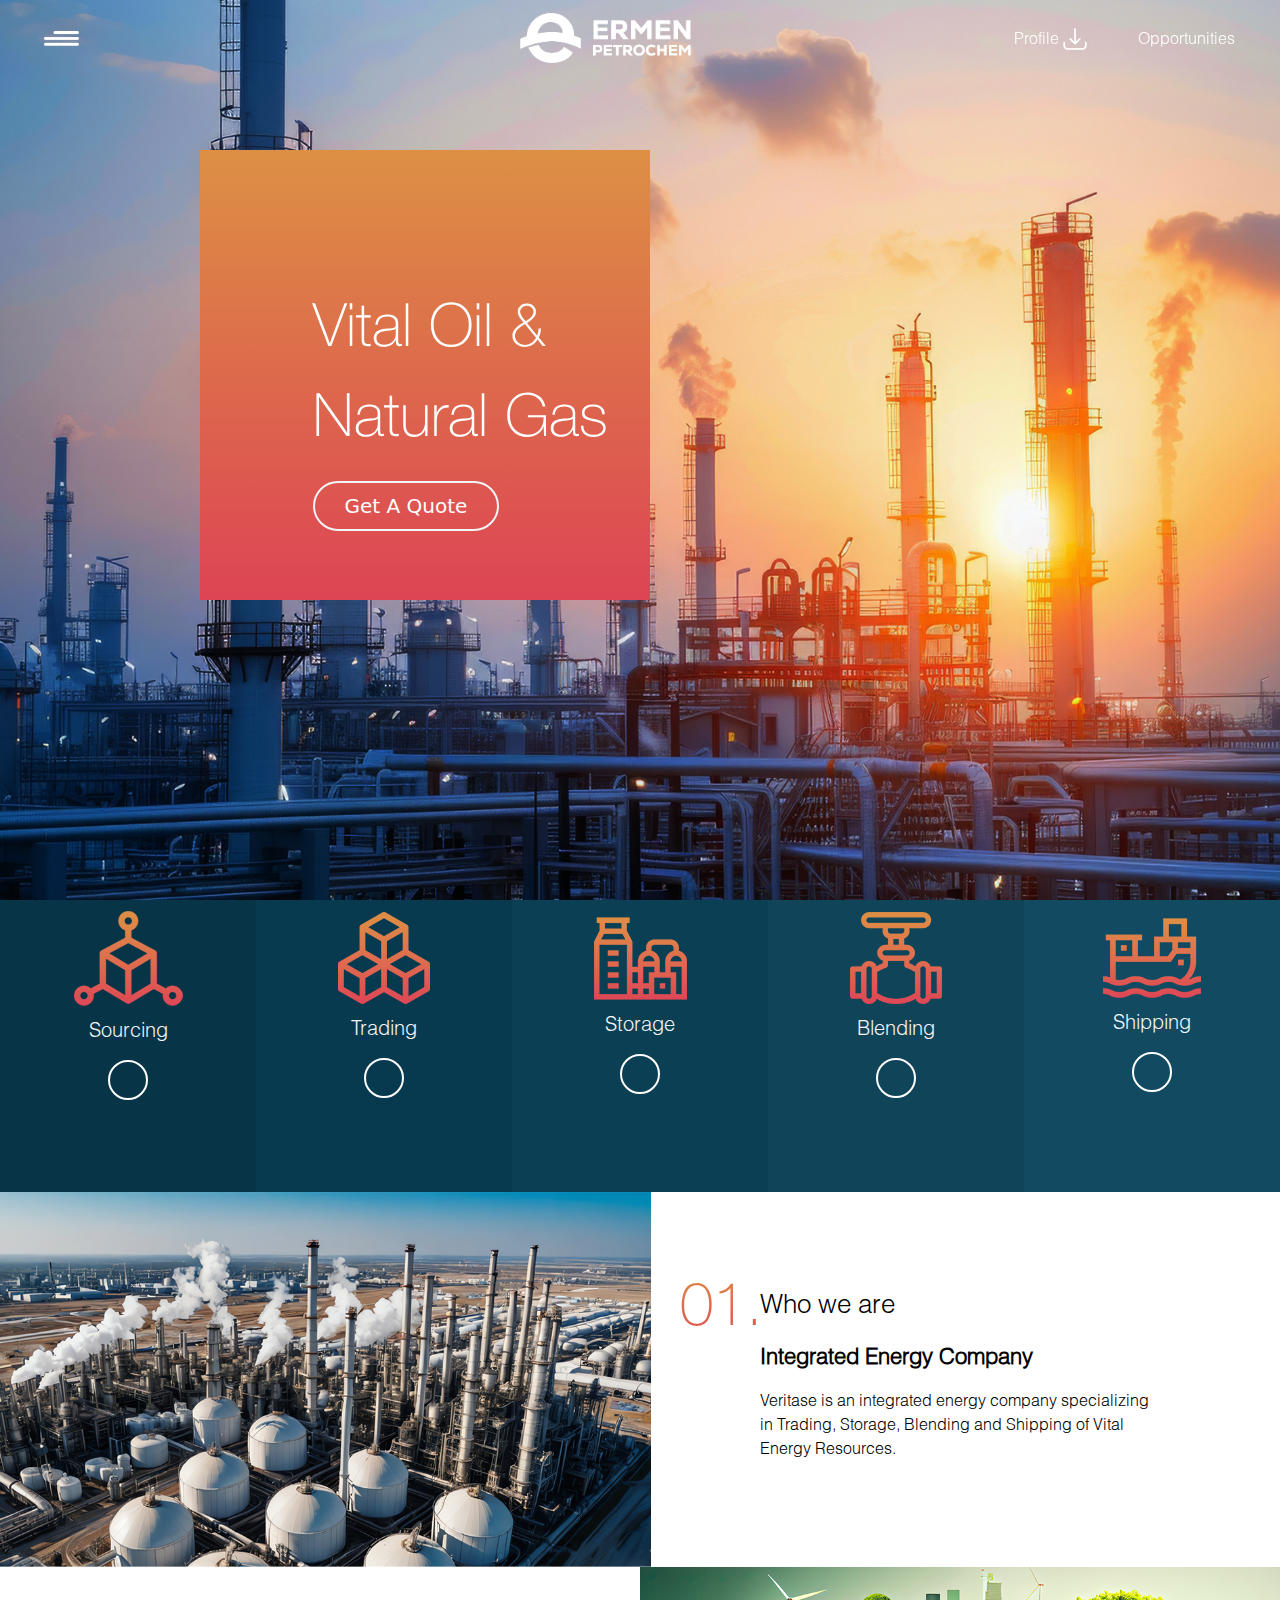
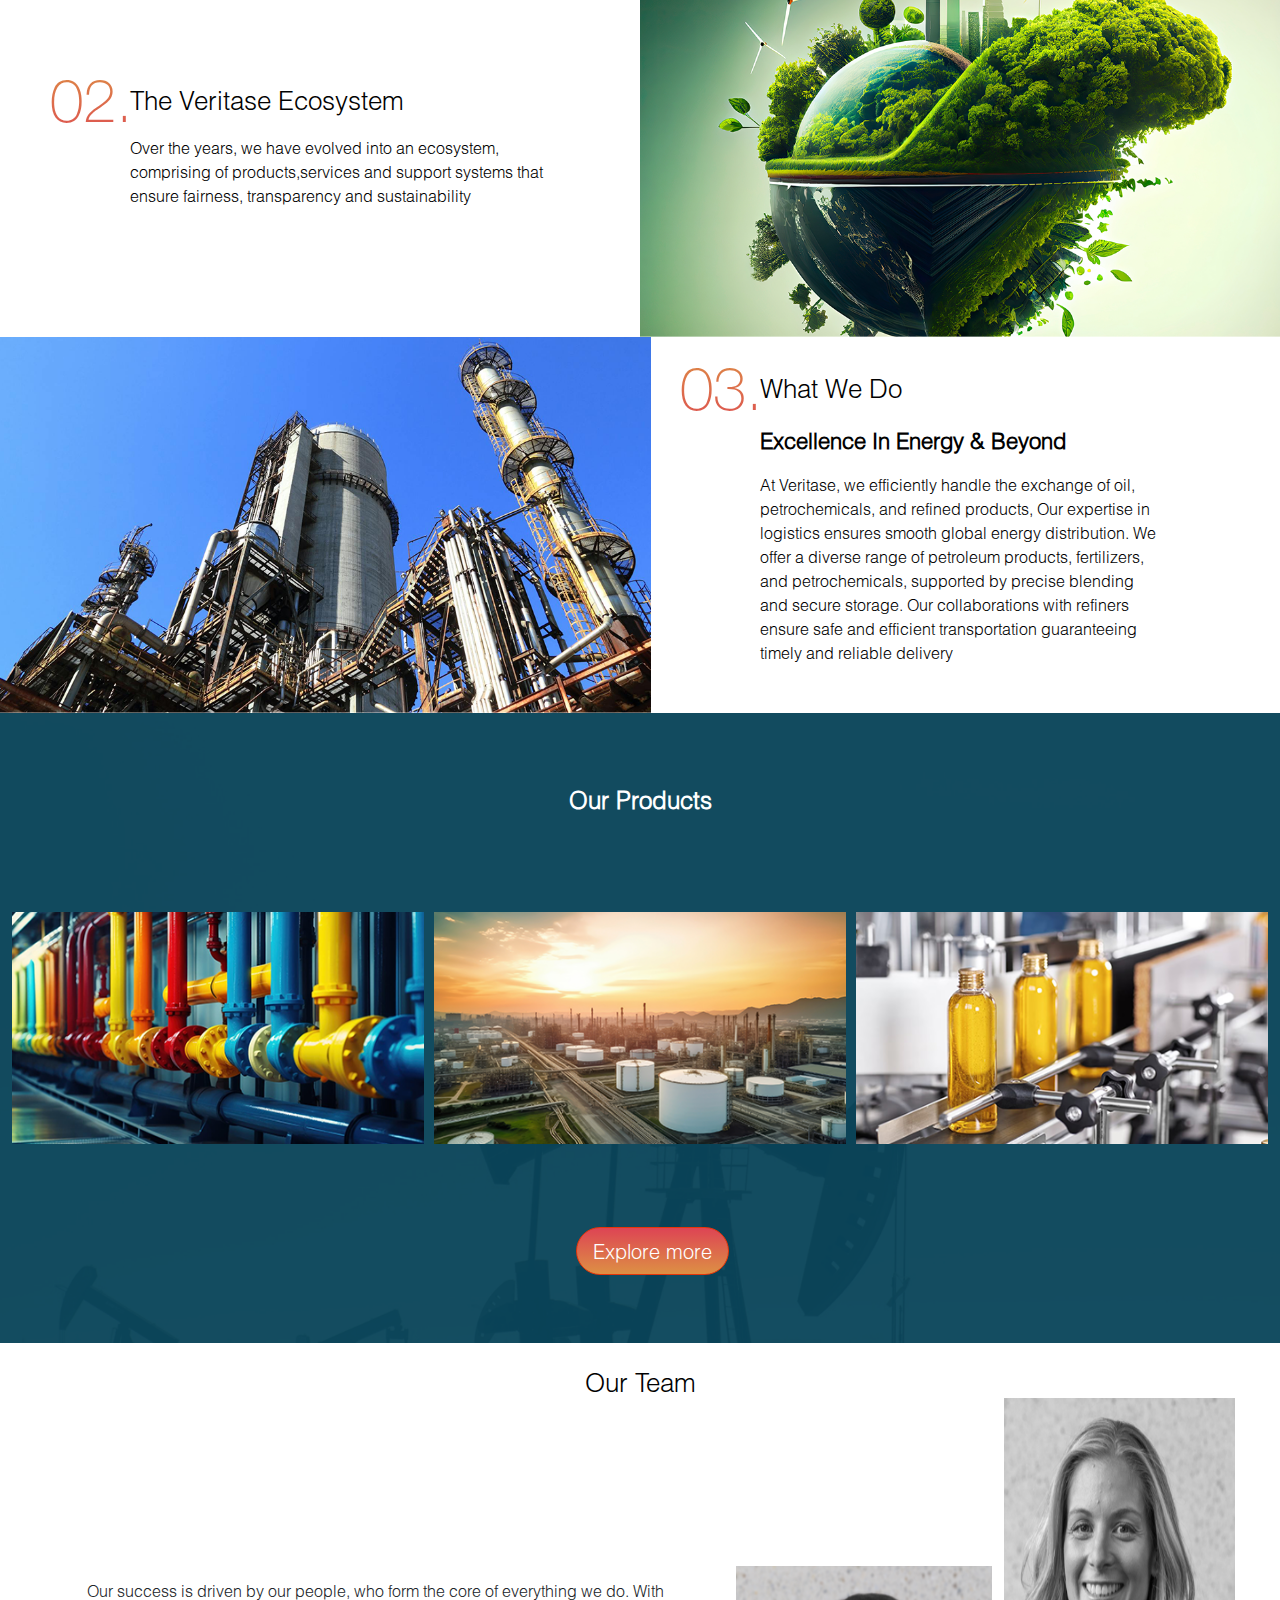
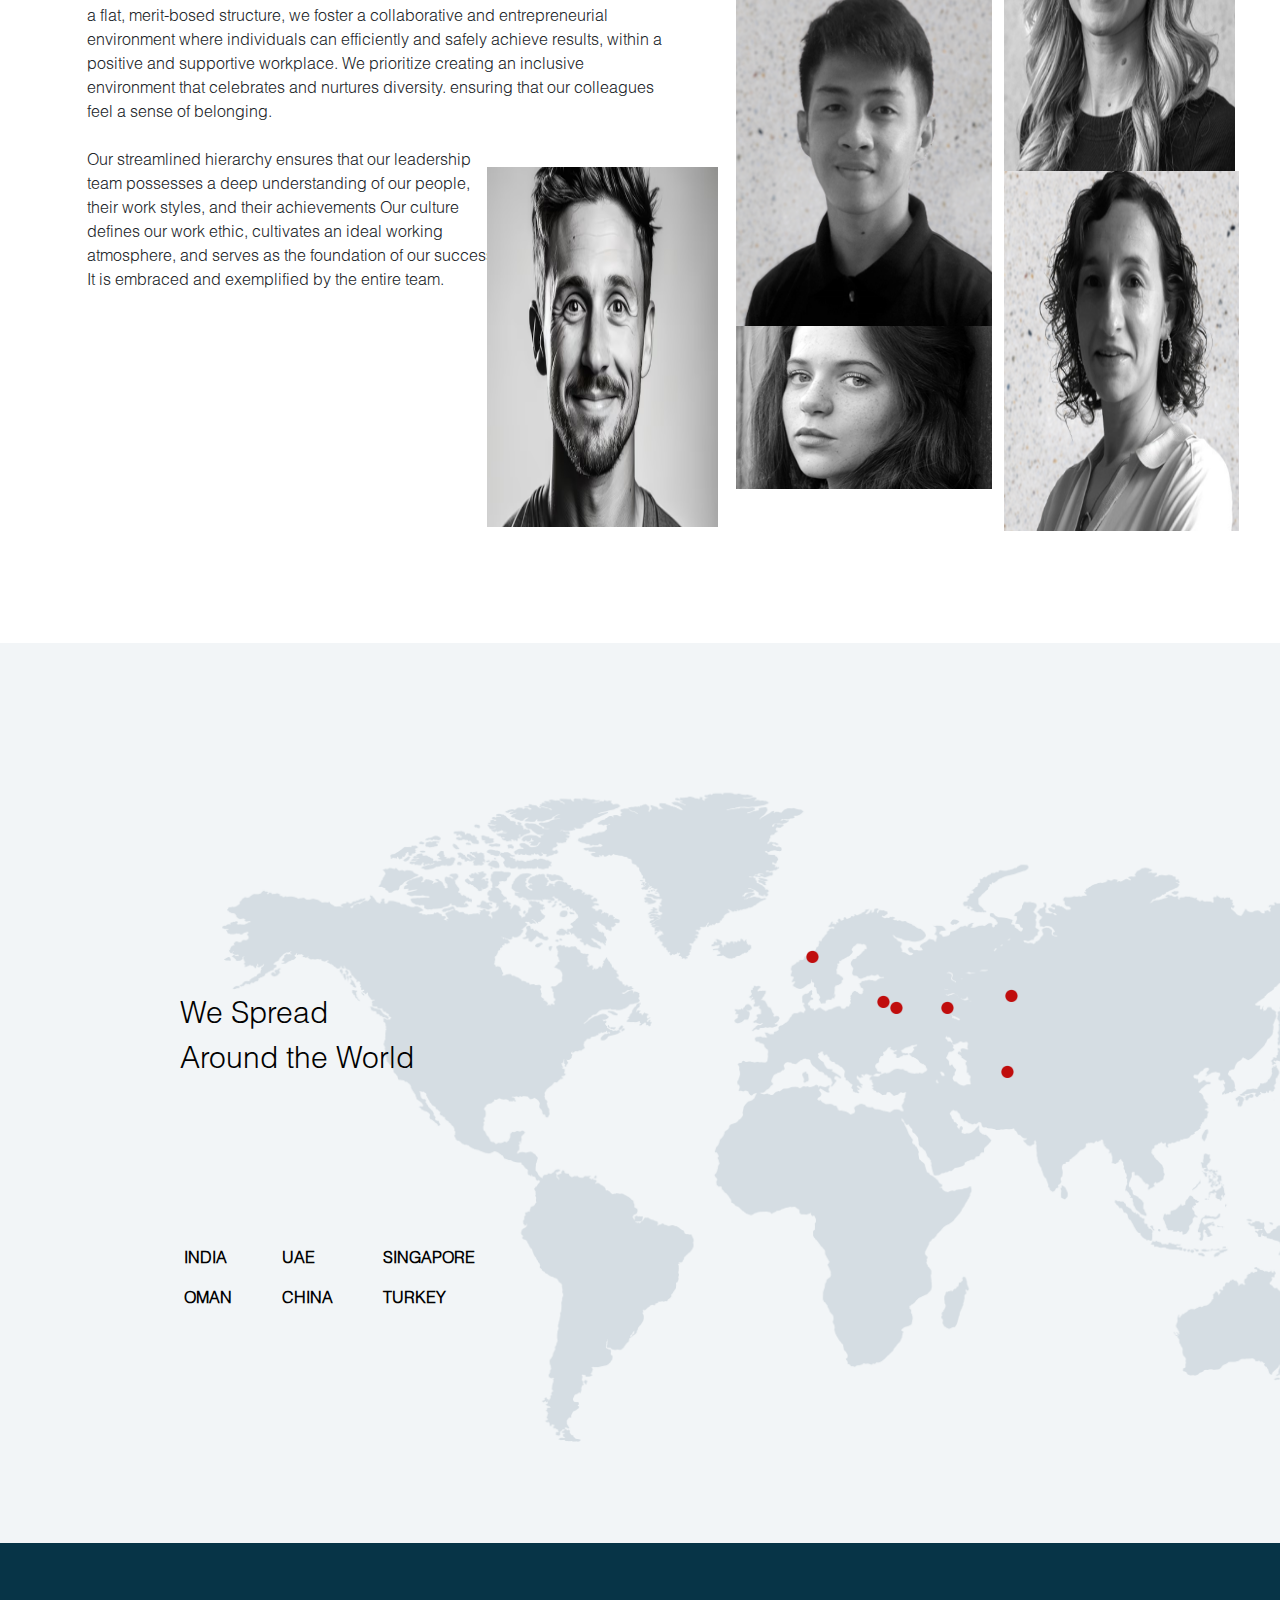
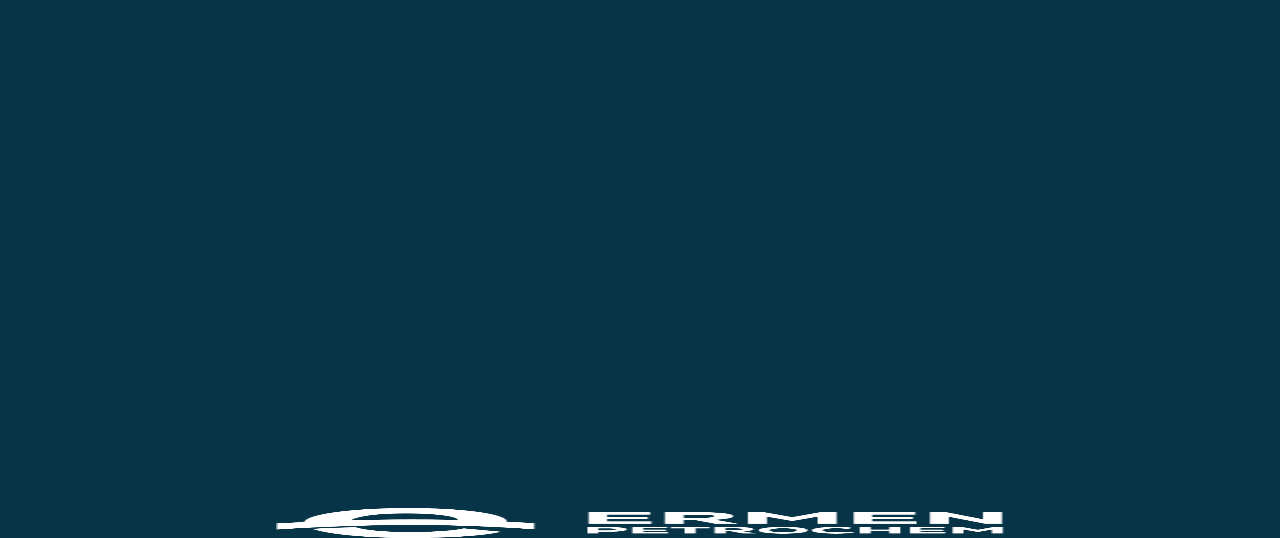
<file: index.html>
<!DOCTYPE html>
<html lang="en">

<head>
    <meta charset="UTF-8">
    <meta name="viewport" content="width=device-width, initial-scale=1.0">
    <title>Veritase</title>
    <link rel="stylesheet" href="https://cdn.jsdelivr.net/npm/bootstrap@5.2.3/dist/css/bootstrap.min.css">
    <link rel="stylesheet" href="https://cdn.jsdelivr.net/npm/bootstrap@4.6.2/dist/css/bootstrap.min.css"
        integrity="sha384-xOolHFLEh07PJGoPkLv1IbcEPTNtaed2xpHsD9ESMhqIYd0nLMwNLD69Npy4HI+N" crossorigin="anonymous">
    <link rel="stylesheet" href="style.css">
    <link rel="stylesheet" href="responsive.css">
    <link rel="stylesheet" href="https://cdnjs.cloudflare.com/ajax/libs/font-awesome/6.6.0/css/all.min.css"
        integrity="sha512-Kc323vGBEqzTmouAECnVceyQqyqdsSiqLQISBL29aUW4U/M7pSPA/gEUZQqv1cwx4OnYxTxve5UMg5GT6L4JJg=="
        crossorigin="anonymous" referrerpolicy="no-referrer" />
</head>

<body>
    <header>
        <div class="container-fluid">
            <div class="row">
                <nav class="navbar navbar-expand-lg navbar-light fixed-top head-navbar">
                    <div class="container-fluid navbar-container d-flex align-items-center">
                        <!-- Left side menu icon -->
                        <div class="col-lg-2">
                            <button class="btn menu-btn" type="button" data-bs-toggle="offcanvas"
                                data-bs-target="#menu-links">
                                <img src="images/menu.png" alt="Menu" style="width: 35px; height: 15px;">
                            </button>
                        </div>
                        <div class="col-lg-6 col-md-6 col-sm-6">
                            <!-- Centered logo -->
                            <div class="mx-auto">
                                <a class="navbar-brand" href="#"><img src="images/Ermen_White.png" alt="center-logo" class="center-logo"></a>
                            </div>
                        </div>
                        <!-- Right side links -->
                        <div>
                            <!-- <div class="col-lg-4"> -->
                            <ul class="navbar-nav right-side">
                                <li class="nav-item">
                                    <a class="nav-link text-white" href="#">Profile <span><img
                                                src="images/download_icon.png" alt="arrow-img"
                                                class="down-arrow-icon"></span></a>
                                </li>
                                <li class="nav-item">
                                    <a class="nav-link text-white" href="#">Opportunities</a>
                                </li>
                            </ul>
                            <!-- </div> -->
                        </div>
                    </div>
                </nav>
            </div>
            <div class="offcanvas offcanvas-start menu-list" tabindex="-1" data-bs-backdrop="menu-links" id="menu-links"
                aria-labelledby="menu-linksLabel" style="width: 800px;">
                <div class="offcanvas-header">

                    <button type="button" class="btn-close close-btn" data-bs-dismiss="offcanvas"
                        aria-label="Close"></button>
                </div>
                <div class="offcanvas-body">
                    <div>
                        <ul class="menu-links" id="menu-links">
                            <li class="menu-link"><a href="about.html">Who We Are</a></li>
                            <li class="menu-link"><a href="whatwedo.html">What We Do</a></li>
                            <li class="menu-link"><a href="ourproduct.html">Our Products</a></li>
                            <li class="menu-link"><a href="contact.html">Contact Us</a></li>
                        </ul>
                    </div>
                </div>
            </div>
            <div class="oilround-image">
                <div class="bubble"></div>
                <div class="bubble-text">
                    <p>Vital Oil &<br>Natural Gas</p>
                    <button class="btn btn-lg btn-text get_btn">Get A Quote</button>
                </div>
            </div>
        </div>
    </header>
    <main>
        <section class="boxes" id="boxes">
            <div class="container-fluid p-0">
                <div class="row">
                    <div class="box-container">
                        <div class="box box-1">
                            <img src="images/Sourcing_Gradient.png" alt="source-img">
                            <p class="pt-2">Sourcing</p>
                            <a href="about.html"><button class="btn boxes-btn">
                                    <i class="fas fa-chevron-right align-content-center"></i>
                                </button></a>
                        </div>
                        <div class="box box-2">
                            <img src="images/Trading_gradient.png" alt="trading-img">
                            <p class="pt-2">Trading</p>
                            <a href="about.html"><button class="btn boxes-btn">
                                    <i class="fas fa-chevron-right align-content-center"></i>
                                </button></a>
                        </div>
                        <div class="box box-3">
                            <img src="images/Storage_gradient.png" alt="storage-img">
                            <p class="pt-2">Storage</p>
                            <a href="about.html"><button class="btn boxes-btn">
                                    <i class="fas fa-chevron-right align-content-center"></i>
                                </button></a>
                        </div>
                        <div class="box box-4">
                            <img src="images/Blending_gradient.png" alt="blending-img">
                            <p class="pt-2">Blending</p>
                            <a href="about.html"><button class="btn boxes-btn">
                                    <i class="fas fa-chevron-right align-content-center"></i>
                                </button></a>
                        </div>
                        <div class="box box-5">
                            <img src="images/Shipping_gradient.png" alt="shipping-img">
                            <p class="pt-2">Shipping</p>
                            <a href="about.html"><button class="btn boxes-btn">
                                    <i class="fas fa-chevron-right align-content-center"></i>
                                </button></a>
                        </div>
                    </div>
                </div>
            </div>
        </section>
        <section class="whoweare-image" id="whoweare-image">
            <div class="container-fluid p-0">
                <div class="row">
                    <div class="about-container">
                        <div class="whoweare-image">
                            <img src="images/who_we_are.png" alt="whoweare-img">
                        </div>
                        <div class="about-content">
                            <p class="about-text-h1">Who we are</p>
                            <p class="about-text-h2">Integrated Energy Company</p>
                            <p class="about-para">Veritase is an integrated energy company specializing in Trading,
                                Storage,
                                Blending and Shipping
                                of Vital Energy Resources.
                            </p>
                        </div>

                    </div>
                </div>
                <div class="row">
                    <div class="ecosystem-container">
                        <div class="ecosystem-content">
                            <p class="ecosystem-text-h1">The Veritase Ecosystem</p>
                            <!-- <p class="ecosystem-text-h2">Integrated Energy Company</p> -->
                            <p class="ecosystem-para">Over the years, we have evolved into an ecosystem, comprising of
                                products,services and support systems that ensure fairness, transparency and
                                sustainability
                            </p>
                        </div>
                        <div class="ecosystem-image">
                            <img src="images/The_veritase_ecosystem.png" alt="ecosystem-img" class="ml-3">
                        </div>
                    </div>
                </div>
                <div class="row">
                    <div class="whatwedo-container">
                        <div class="whowedo-image">
                            <img src="images/What_we_do.png" alt="whowedo-img">
                        </div>
                        <div class="whatwedo-content">
                            <p class="whatwedo-text-h1">What We Do</p>
                            <p class="whatwedo-h2">Excellence In Energy & Beyond</p>
                            <p class="whatwedo-para">
                                At Veritase, we efficiently handle the exchange of oil, petrochemicals, and refined
                                products,
                                Our expertise in logistics ensures smooth global energy distribution. We offer a diverse
                                range
                                of petroleum products, fertilizers, and petrochemicals, supported by precise blending
                                and
                                secure
                                storage. Our collaborations with refiners ensure safe and efficient transportation
                                guaranteeing
                                timely and reliable delivery
                            </p>
                        </div>
                    </div>
                </div>
            </div>
        </section>
        <section class="our-product" id="our-product">

            <h1 class="ourproduct-heading text-white">Our Products</h1>
            <div class="container-fluid">
                <div class="row">
                    <div class="ourproduct-container">
                        <div class="image-card">
                            <img src="images/petroleum products_2.png" alt="Image 1">
                            <div class="overlay">
                                <span class="op-text">Petroleum Products</span>
                            </div>
                        </div>
                        <div class="image-card">
                            <img src="images/Fertilizers_3.png" alt="Image 2">
                            <div class="overlay">
                                <span class="op-text">Fertilizers</span>
                            </div>
                        </div>
                        <div class="image-card">
                            <img src="images/Petrochemicals_1.png" alt="Image 3">
                            <div class="overlay">
                                <span class="op-text">Petrochemicals</span>
                            </div>
                        </div>
                    </div>
                </div>
                <div class="col-12 d-flex justify-content-center explore-btn">
                    <button class="btn btn-lg ourproduct-btn"><a href="ourproduct.html">Explore more</a></button>
                </div>
            </div>
        </section>
        <section class="our-team" id="our-team">
            <div class="container-fluid">
                <div class="row">
                    <div class="team-container">
                        <p class="team-head-text text-center">Our Team</p>
                        <div class="team-content">
                            <div class="team-left-content">
                                <p class="team-text-content">
                                    Our success is driven by our people, who form the core of everything we do. With a
                                    flat,
                                    merit-bosed structure, we foster a collaborative and entrepreneurial environment
                                    where
                                    individuals can efficiently and safely achieve results, within a positive and
                                    supportive
                                    workplace. We prioritize creating an inclusive environment that celebrates and
                                    nurtures
                                    diversity. ensuring that our colleagues feel a sense of belonging.</p>
                                <p class="team-text-content-1 pt-2 pr-1">
                                    Our streamlined hierarchy ensures that our leadership team possesses a deep
                                    understanding of
                                    our people, their work styles, and their achievements Our culture defines our work
                                    ethic,
                                    cultivates an ideal working atmosphere, and serves as
                                    the foundation of our success. It is embraced and exemplified by the entire team.
                                </p>
                            </div>
                            <div class="team-right-image">
                                <img src="images/Employee-1.png" alt="emp-1" class="employee-1-img">
                                <img src="images/Employee-2.png" alt="emp-2" class="employee-2-img">
                                <img src="images/Employee-3.png" alt="emp-3" class="employee-3-img">
                                <img src="images/Employee-4.png" alt="emp-4" class="employee-4-img">
                                <img src="images/Employee-5.png" alt="emp-5" class="employee-5-img">
                            </div>
                        </div>
                    </div>
                </div>
            </div>
        </section>
        <section class="global" id="global">
            <div class="container-fluid p-0">
                <div class="global-container">
                    <p class="global-head-text">We Spread <br>Around the World</p>
                    <div class="global-list">
                        <li>
                            <p class="global-sub-text">INDIA</p>
                            <p class="global-sub-text">OMAN</p>
                        </li>
                        <li>
                            <p class="global-sub-text">UAE</p>
                            <p class="global-sub-text">CHINA</p>
                        </li>
                        <li>
                            <p class="global-sub-text">SINGAPORE</p>
                            <p class="global-sub-text">TURKEY</p>
                        </li>
                    </div>
                    <div class="red-container">
                        <img src="images/red_dot.png" alt="red-dot" class="red-dot-1">
                        <img src="images/red_dot.png" alt="red-dot" class="red-dot-2">
                        <img src="images/red_dot.png" alt="red-dot" class="red-dot-3">
                        <img src="images/red_dot.png" alt="red-dot" class="red-dot-4">
                        <img src="images/red_dot.png" alt="red-dot" class="red-dot-5">
                        <img src="images/red_dot.png" alt="red-dot" class="red-dot-6">
                    </div>
                </div>
            </div>
        </section>

    </main>
    <footer>
        <div class="container-fluid">
            <div class="row">
                <div class="footer-container">
                <div class="col-lg-4 left-content">
                    <p class="foot-text"><a href="#"><img src="images/linkedin.png" alt="linked-img"
                                class="link-icon"></a>&nbsp;Follow Us</p>
                    <p class="foot-text-1">@Copyright 2024 Veritase</p>
                </div>
                <div class="col-lg-4 footer-logo">
                    <img src="images/Ermen_White.png" alt="logo" class="footer-logo-img">

                </div>
                <div class="col-lg-4 right-content pt-5">
                    <div class="list-item li-item-1">
                        <img src="images/location.png" alt="loction-icon" class="location-icon">
                        <div class="list-text-1">
                            <p class="list-text-head">Location</p>
                            <p class="list-text-para">Office #208,209 <br>Spectrum Building<br>Oud Metha, Dubai, UAE</p>
                        </div>
                    </div>
                    <div class="list-item pt-4 li-item-1">
                        <img src="images/Contact.png" alt="call-icon" class="call-icon">
                        <div class="list-text-1">
                            <p class="list-text-head">Contact</p>
                            <p class="list-text-para">+971 4 2235254</p>
                        </div>
                    </div>
                    <div class="list-item pt-4">
                        <img src="images/mail.png" alt="mail-icon" class="mail-icon">
                        <div class="list-text-1">
                            <p class="list-text-head">Email</p>
                            <p class="list-text-para">info@veritase.com</p>
                        </div>
                    </div>
                </div>
                </div>
            </div>
        </div>
    </footer>
    <script src="https://cdn.jsdelivr.net/npm/jquery@3.5.1/dist/jquery.slim.min.js"
        integrity="sha384-DfXdz2htPH0lsSSs5nCTpuj/zy4C+OGpamoFVy38MVBnE+IbbVYUew+OrCXaRkfj"
        crossorigin="anonymous"></script>
    <script src="https://cdn.jsdelivr.net/npm/bootstrap@4.6.2/dist/js/bootstrap.bundle.min.js"
        integrity="sha384-Fy6S3B9q64WdZWQUiU+q4/2Lc9npb8tCaSX9FK7E8HnRr0Jz8D6OP9dO5Vg3Q9ct"
        crossorigin="anonymous"></script>
    <script src="https://cdn.jsdelivr.net/npm/bootstrap@5.2.3/dist/js/bootstrap.bundle.min.js
 "></script>
    <script src="script.js"></script>
</body>

</html>
</file>
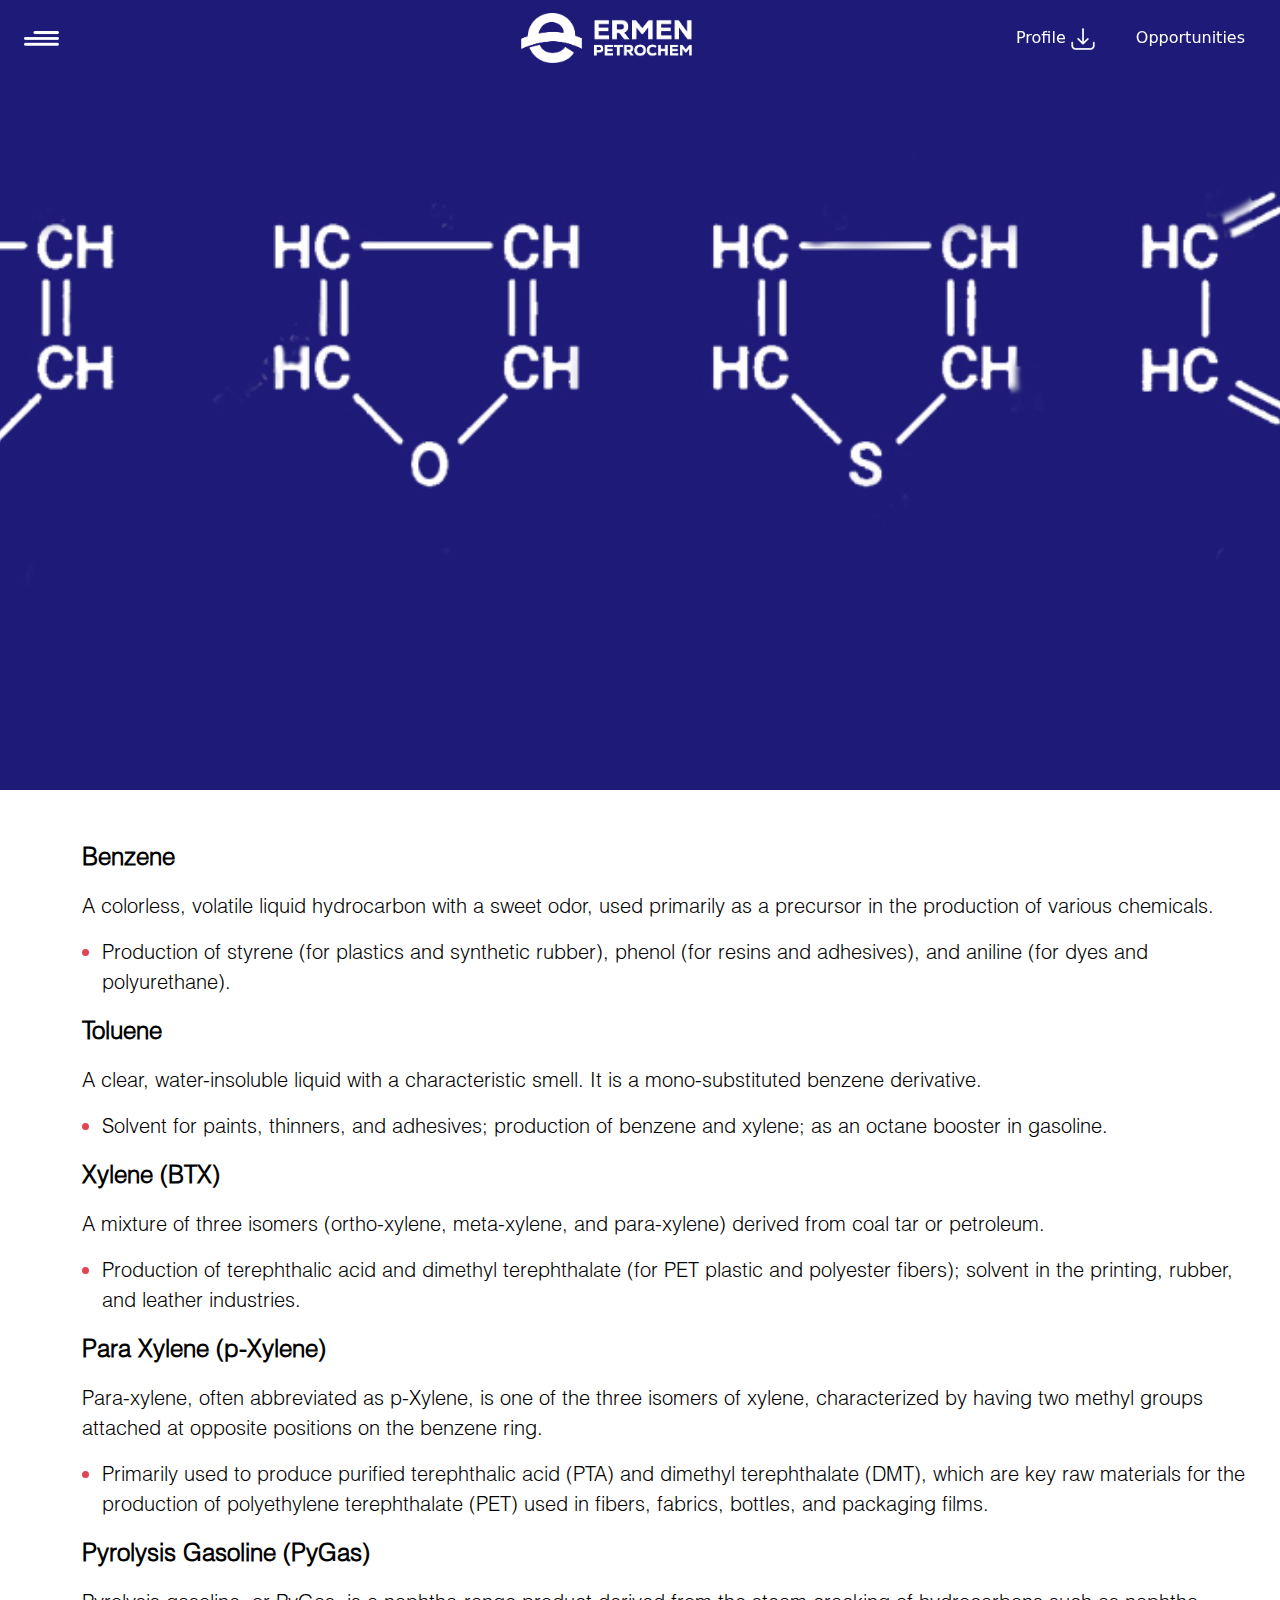
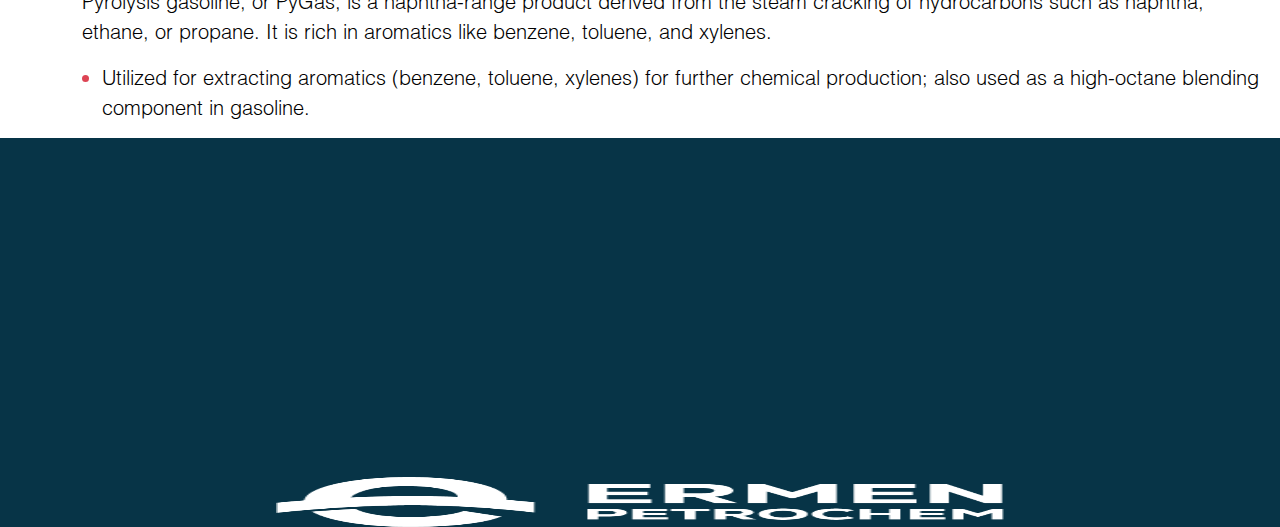
<file: aeromatics.html>
<!DOCTYPE html>
<html lang="en">

<head>
    <meta charset="UTF-8">
    <meta name="viewport" content="width=device-width, initial-scale=1.0">
    <title>Veritase</title>
    <link rel="stylesheet" href="https://cdn.jsdelivr.net/npm/bootstrap@5.2.3/dist/css/bootstrap.min.css">
    <link rel="stylesheet" href="https://cdn.jsdelivr.net/npm/bootstrap@4.6.2/dist/css/bootstrap.min.css"
        integrity="sha384-xOolHFLEh07PJGoPkLv1IbcEPTNtaed2xpHsD9ESMhqIYd0nLMwNLD69Npy4HI+N" crossorigin="anonymous">
    <link rel="stylesheet" href="aeromatics.css">
    <link rel="stylesheet" href="https://cdnjs.cloudflare.com/ajax/libs/font-awesome/6.6.0/css/all.min.css"
        integrity="sha512-Kc323vGBEqzTmouAECnVceyQqyqdsSiqLQISBL29aUW4U/M7pSPA/gEUZQqv1cwx4OnYxTxve5UMg5GT6L4JJg=="
        crossorigin="anonymous" referrerpolicy="no-referrer" />
</head>

<body>
    <header>
        <div class="container-fluid">
            <div class="row">
                <nav class="navbar navbar-expand-lg navbar-light fixed-top head-navbar">
                    <div class="container-fluid navbar-container d-flex align-items-center">
                        <!-- Left side menu icon -->
                        <div class="col-lg-2">
                            <button class="btn menu-btn" type="button" data-bs-toggle="offcanvas"
                                data-bs-target="#menu-links">
                                <img src="images/menu.png" alt="Menu" style="width: 35px; height: 15px;">
                            </button>
                        </div>
                        <div class="col-lg-6 col-md-6 col-sm-6">
                            <!-- Centered logo -->
                            <div class="mx-auto">
                                <a class="navbar-brand" href="index.html"><img src="images/Ermen_White.png" alt="center-logo"></a>
                            </div>
                        </div>
                        <!-- Right side links -->
                        <div>
                            <!-- <div class="col-lg-4"> -->
                            <ul class="navbar-nav right-side">
                                <li class="nav-item">
                                    <a class="nav-link text-white" href="#">Profile <span><img
                                                src="images/download_icon.png" alt="arrow-img"
                                                class="down-arrow-icon"></span></a>
                                </li>
                                <li class="nav-item">
                                    <a class="nav-link text-white" href="#">Opportunities</a>
                                </li>
                            </ul>
                            <!-- </div> -->
                        </div>
                    </div>
                </nav>
            </div>
            <div class="offcanvas offcanvas-start menu-list" tabindex="-1" data-bs-backdrop="menu-links" id="menu-links"
                aria-labelledby="menu-linksLabel" style="width: 800px;">
                <div class="offcanvas-header">

                    <button type="button" class="btn-close close-btn" data-bs-dismiss="offcanvas"
                        aria-label="Close"></button>
                </div>
                <div class="offcanvas-body">
                    <div>
                        <ul class="menu-links" id="menu-links">
                            <li class="menu-link"><a href="about.html">Who We Are</a></li>
                            <li class="menu-link"><a href="whatwedo.html">What We Do</a></li>
                            <li class="menu-link"><a href="ourproduct.html">Our Products</a></li>
                            <li class="menu-link"><a href="contact.html">Contact Us</a></li>
                        </ul>
                    </div>
                </div>
            </div>
        </div>
    </header>
    <main>
        <div class="container-fluid mt-5">
            <div class="row">
                <div class="col-xl-12 col-md-6 col-xs-12 col-xxl-12 col-lg-12 col-sm-6">
                    <p class="tabcontent_head">Benzene</p>
                    <p class="tabcontent_first_para">A colorless, volatile liquid hydrocarbon with a sweet odor, used primarily as a precursor in the production of various chemicals.</p>
                    <ul class="tabcontent_second_para">
                        <li>Production of styrene (for plastics and synthetic rubber), phenol (for resins and adhesives), and aniline (for dyes and polyurethane).</li>
                        </ul>
                    <p class="tabcontent_head">Toluene</p>
                    <p class="tabcontent_first_para">A clear, water-insoluble liquid with a characteristic smell. It is a mono-substituted benzene derivative.</p>
                    <ul class="tabcontent_second_para">
                        <li>Solvent for paints, thinners, and adhesives; production of benzene and xylene; as an octane booster in gasoline.</li>
                        </ul>
                        <p class="tabcontent_head">Xylene (BTX)</p>
                    <p class="tabcontent_first_para">A mixture of three isomers (ortho-xylene, meta-xylene, and para-xylene) derived from coal tar or petroleum.</p>
                    <ul class="tabcontent_second_para">
                        <li>Production of terephthalic acid and dimethyl terephthalate (for PET plastic and polyester fibers); solvent in the printing, rubber, and leather industries.</li>
                        </ul>
                        <p class="tabcontent_head">Para Xylene (p-Xylene)</p>
                    <p class="tabcontent_first_para">Para-xylene, often abbreviated as p-Xylene, is one of the three isomers of xylene, characterized by having two methyl groups attached at opposite positions on the benzene ring.</p>
                    <ul class="tabcontent_second_para">
                        <li>Primarily used to produce purified terephthalic acid (PTA) and dimethyl terephthalate (DMT), which are key raw materials for the production of polyethylene terephthalate (PET) used in fibers, fabrics, bottles, and packaging films.</li>
                        </ul>
                        <p class="tabcontent_head">Pyrolysis Gasoline (PyGas)</p>
                    <p class="tabcontent_first_para">Pyrolysis gasoline, or PyGas, is a naphtha-range product derived from the steam cracking of hydrocarbons such as naphtha, ethane, or propane. It is rich in aromatics like benzene, toluene, and xylenes.</p>
                    <ul class="tabcontent_second_para">
                        <li>Utilized for extracting aromatics (benzene, toluene, xylenes) for further chemical production; also used as a high-octane blending component in gasoline.</li>
                        </ul>
                </div>
            </div>
        </div>
    </main>
    <footer>
        <div class="container-fluid">
            <div class="row">
                <div class="footer-container">
                    <div class="col-lg-4 left-content">
                        <p class="foot-text"><a href="#"><img src="images/linkedin.png" alt="linked-img"
                                    class="link-icon"></a>&nbsp;Follow Us</p>
                        <p class="foot-text-1">@Copyright 2024 Veritase</p>
                    </div>
                    <div class="col-lg-4 footer-logo">
                        <img src="images/Ermen_White.png" alt="logo" class="footer-logo-img">

                    </div>
                    <div class="col-lg-4 right-content pt-5">
                        <div class="list-item li-item-1">
                            <img src="images/location.png" alt="loction-icon" class="location-icon">
                            <div class="list-text-1">
                                <p class="list-text-head">Location</p>
                                <p class="list-text-para">Office #208,209 <br>Spectrum Building<br>Oud Metha, Dubai, UAE
                                </p>
                            </div>
                        </div>
                        <div class="list-item pt-4 li-item-1">
                            <img src="images/Contact.png" alt="call-icon" class="call-icon">
                            <div class="list-text-1">
                                <p class="list-text-head">Contact</p>
                                <p class="list-text-para">+971 4 2235254</p>
                            </div>
                        </div>
                        <div class="list-item pt-4">
                            <img src="images/mail.png" alt="mail-icon" class="mail-icon">
                            <div class="list-text-1">
                                <p class="list-text-head">Email</p>
                                <p class="list-text-para">info@veritase.com</p>
                            </div>
                        </div>
                    </div>
                </div>
            </div>
        </div>
    </footer>
    <script src="https://cdn.jsdelivr.net/npm/jquery@3.5.1/dist/jquery.slim.min.js"
        integrity="sha384-DfXdz2htPH0lsSSs5nCTpuj/zy4C+OGpamoFVy38MVBnE+IbbVYUew+OrCXaRkfj"
        crossorigin="anonymous"></script>
    <script src="https://cdn.jsdelivr.net/npm/bootstrap@4.6.2/dist/js/bootstrap.bundle.min.js"
        integrity="sha384-Fy6S3B9q64WdZWQUiU+q4/2Lc9npb8tCaSX9FK7E8HnRr0Jz8D6OP9dO5Vg3Q9ct"
        crossorigin="anonymous"></script>
    <script src="https://cdn.jsdelivr.net/npm/bootstrap@5.2.3/dist/js/bootstrap.bundle.min.js
 "></script>
    <script src="script.js"></script>
</body>

</html>
</file>
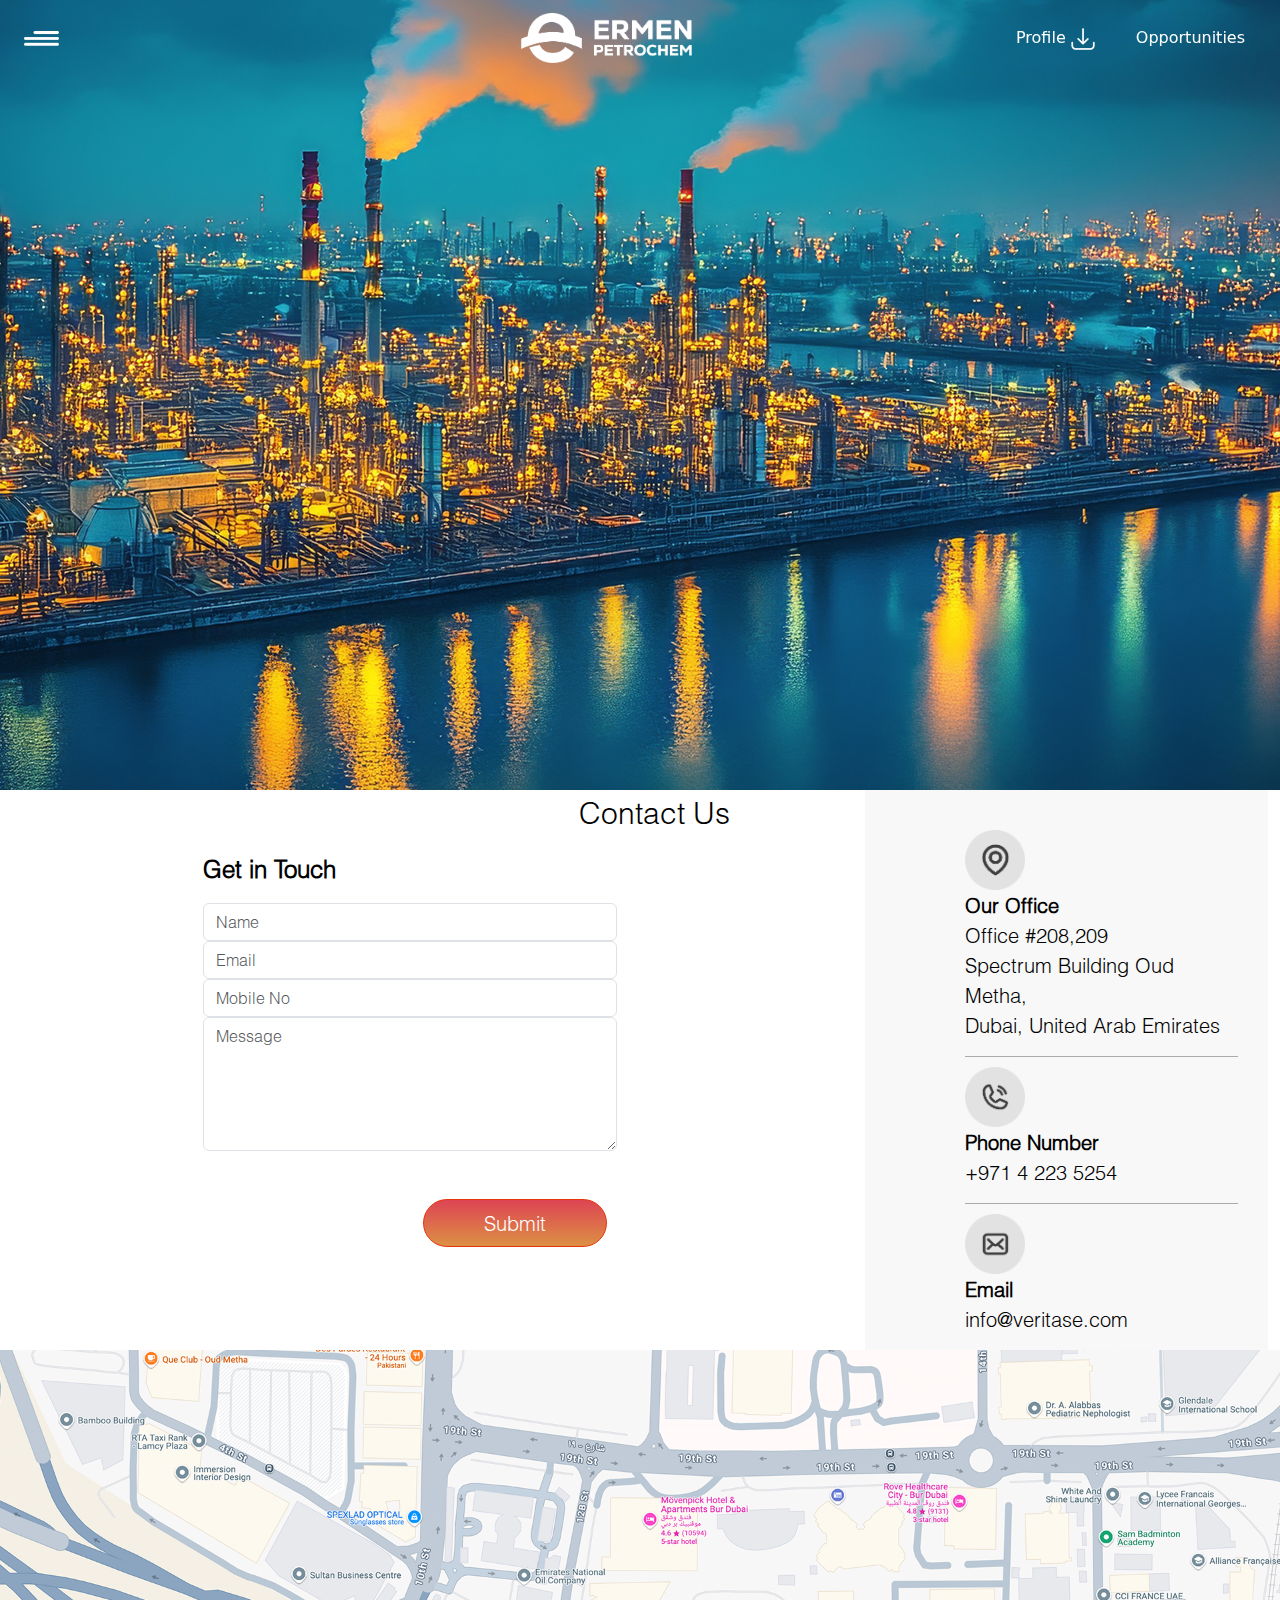
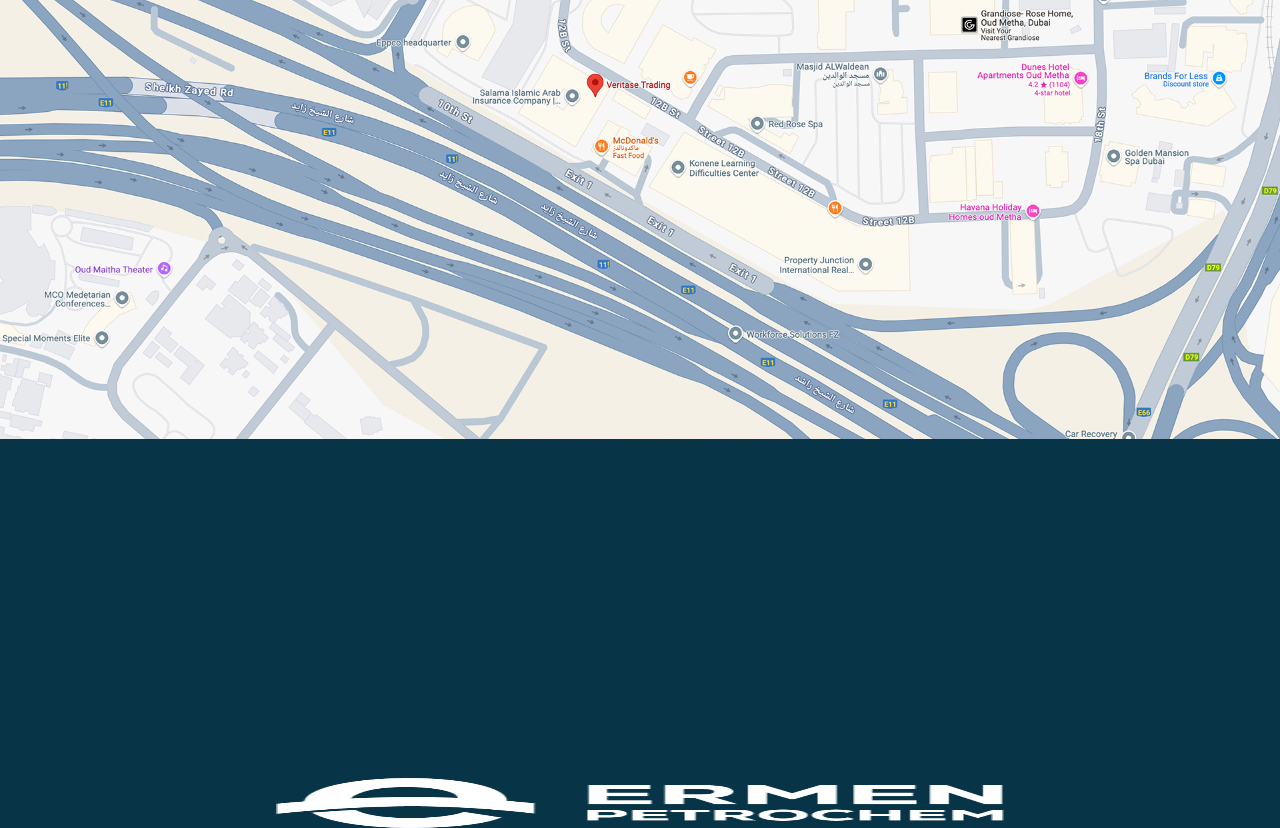
<file: contact.html>
<!DOCTYPE html>
<html lang="en">

<head>
    <meta charset="UTF-8">
    <meta name="viewport" content="width=device-width, initial-scale=1.0">
    <title>Veritase</title>
    <link rel="stylesheet" href="https://cdn.jsdelivr.net/npm/bootstrap@5.2.3/dist/css/bootstrap.min.css">
    <link rel="stylesheet" href="https://cdn.jsdelivr.net/npm/bootstrap@4.6.2/dist/css/bootstrap.min.css"
        integrity="sha384-xOolHFLEh07PJGoPkLv1IbcEPTNtaed2xpHsD9ESMhqIYd0nLMwNLD69Npy4HI+N" crossorigin="anonymous">
    <link rel="stylesheet" href="contact.css">
    <link rel="stylesheet" href="https://cdnjs.cloudflare.com/ajax/libs/font-awesome/6.6.0/css/all.min.css"
        integrity="sha512-Kc323vGBEqzTmouAECnVceyQqyqdsSiqLQISBL29aUW4U/M7pSPA/gEUZQqv1cwx4OnYxTxve5UMg5GT6L4JJg=="
        crossorigin="anonymous" referrerpolicy="no-referrer" />
</head>

<body>
    <header>
        <div class="container-fluid">
            <div class="row">
                <nav class="navbar navbar-expand-lg navbar-light fixed-top head-navbar">
                    <div class="container-fluid navbar-container d-flex align-items-center">
                        <!-- Left side menu icon -->
                        <div class="col-lg-2">
                            <button class="btn menu-btn" type="button" data-bs-toggle="offcanvas"
                                data-bs-target="#menu-links">
                                <img src="images/menu.png" alt="Menu" style="width: 35px; height: 15px;">
                            </button>
                        </div>
                        <div class="col-lg-6 col-md-6 col-sm-6">
                            <!-- Centered logo -->
                            <div class="mx-auto">
                                <a class="navbar-brand" href="index.html"><img src="images/Ermen_White.png" alt="center-logo"></a>
                            </div>
                        </div>
                        <!-- Right side links -->
                        <div>
                            <!-- <div class="col-lg-4"> -->
                            <ul class="navbar-nav right-side">
                                <li class="nav-item">
                                    <a class="nav-link text-white" href="#">Profile <span><img
                                                src="images/download_icon.png" alt="arrow-img"
                                                class="down-arrow-icon"></span></a>
                                </li>
                                <li class="nav-item">
                                    <a class="nav-link text-white" href="#">Opportunities</a>
                                </li>
                            </ul>
                            <!-- </div> -->
                        </div>
                    </div>
                </nav>
            </div>
            <div class="offcanvas offcanvas-start menu-list" tabindex="-1" data-bs-backdrop="menu-links" id="menu-links"
                aria-labelledby="menu-linksLabel" style="width: 800px;">
                <div class="offcanvas-header">

                    <button type="button" class="btn-close close-btn" data-bs-dismiss="offcanvas"
                        aria-label="Close"></button>
                </div>
                <div class="offcanvas-body">
                    <div>
                        <ul class="menu-links" id="menu-links">
                            <li class="menu-link"><a href="about.html">Who We Are</a></li>
                            <li class="menu-link"><a href="whatwedo.html">What We Do</a></li>
                            <li class="menu-link"><a href="ourproduct.html">Our Products</a></li>
                            <li class="menu-link"><a href="#">Contact Us</a></li>
                        </ul>
                    </div>
                </div>
            </div>
        </div>
    </header>
    <main>
        <section class="contact" id="contact">
            <div class="container-fluid">
                
                <div class="row">
                    
                    <div class="col-xl-8 col-md-6 col-sm-6 col-xs-12 col-lg-8 col-xxl-8">
                        <p class="contact_head_text">Contact Us</p>
                        <p class="sub_head_text">Get in Touch</p>

                        <form id="contact_form">
                            <div class="form-group">

                                <input type="text" class="form-control" id="name" name="name" required
                                    placeholder="Name">
                            </div>

                            <div class="form-group">

                                <input type="email" class="form-control" id="email" name="email" required
                                    placeholder="Email">
                            </div>

                            <div class="form-group">

                                <input type="tel" class="form-control" id="mobile" name="mobile" required
                                    placeholder="Mobile No">
                            </div>

                            <div class="form-group">

                                <textarea class="form-control" id="message" name="message" rows="5" required
                                    placeholder="Message"></textarea>
                            </div>

                            <button type="submit" class="btn btn-lg submit_btn mt-5 float-end" value="submit">Submit</button>
                        </form>
                    </div>
                    <div class="col-xl-4 col-md-6 col-sm-6 col-xs-12 col-lg-4 col-xxl-4 right_contact_content">
                        <div class="icon-container">
                            <div class="first_icon">
                                <img src="images/location_icon.png" alt="contact_icon">
                                <p class="contact_text_1"><b>Our Office</b><br>Office #208,209<br> Spectrum Building Oud Metha, <br>Dubai, United Arab Emirates</p>
                                
                            </div>
                            <div class="second_icon">
                                <img src="images/call_icon.png" alt="cal_icon">
                                <p class="contact_text_1"><b>Phone Number</b><br>+971 4 223 5254</p>
                                
                            </div>
                            <div class="third_icon">
                                <img src="images/mail_icon.png" alt="mail_icon">
                                <p class="contact_text_1"><b>Email</b><br>info@veritase.com</p>
                            </div>
                        </div>

                    </div>
                </div>
            </div>
            <div class="row">
                <img src="images/map.png" alt="map_img" class="img-fluid">
            </div>
        </section>
    </main>
    <footer>
        <div class="container-fluid">
            <div class="row">
                <div class="footer-container">
                    <div class="col-lg-4 left-content">
                        <p class="foot-text"><a href="#"><img src="images/linkedin.png" alt="linked-img"
                                    class="link-icon"></a>&nbsp;Follow Us</p>
                        <p class="foot-text-1">@Copyright 2024 Veritase</p>
                    </div>
                    <div class="col-lg-4 footer-logo">
                        <img src="images/Ermen_White.png" alt="logo" class="footer-logo-img">

                    </div>
                    <div class="col-lg-4 right-content pt-5">
                        <div class="list-item li-item-1">
                            <img src="images/location.png" alt="loction-icon" class="location-icon">
                            <div class="list-text-1">
                                <p class="list-text-head">Location</p>
                                <p class="list-text-para">Office #208,209 <br>Spectrum Building<br>Oud Metha, Dubai, UAE
                                </p>
                            </div>
                        </div>
                        <div class="list-item pt-4 li-item-1">
                            <img src="images/Contact.png" alt="call-icon" class="call-icon">
                            <div class="list-text-1">
                                <p class="list-text-head">Contact</p>
                                <p class="list-text-para">+971 4 2235254</p>
                            </div>
                        </div>
                        <div class="list-item pt-4">
                            <img src="images/mail.png" alt="mail-icon" class="mail-icon">
                            <div class="list-text-1">
                                <p class="list-text-head">Email</p>
                                <p class="list-text-para">info@veritase.com</p>
                            </div>
                        </div>
                    </div>
                </div>
            </div>
        </div>
    </footer>
    <script src="https://cdn.jsdelivr.net/npm/jquery@3.5.1/dist/jquery.slim.min.js"
        integrity="sha384-DfXdz2htPH0lsSSs5nCTpuj/zy4C+OGpamoFVy38MVBnE+IbbVYUew+OrCXaRkfj"
        crossorigin="anonymous"></script>
    <script src="https://cdn.jsdelivr.net/npm/bootstrap@4.6.2/dist/js/bootstrap.bundle.min.js"
        integrity="sha384-Fy6S3B9q64WdZWQUiU+q4/2Lc9npb8tCaSX9FK7E8HnRr0Jz8D6OP9dO5Vg3Q9ct"
        crossorigin="anonymous"></script>
    <script src="https://cdn.jsdelivr.net/npm/bootstrap@5.2.3/dist/js/bootstrap.bundle.min.js
 "></script>
    <script src="script.js"></script>
</body>

</html>
</file>
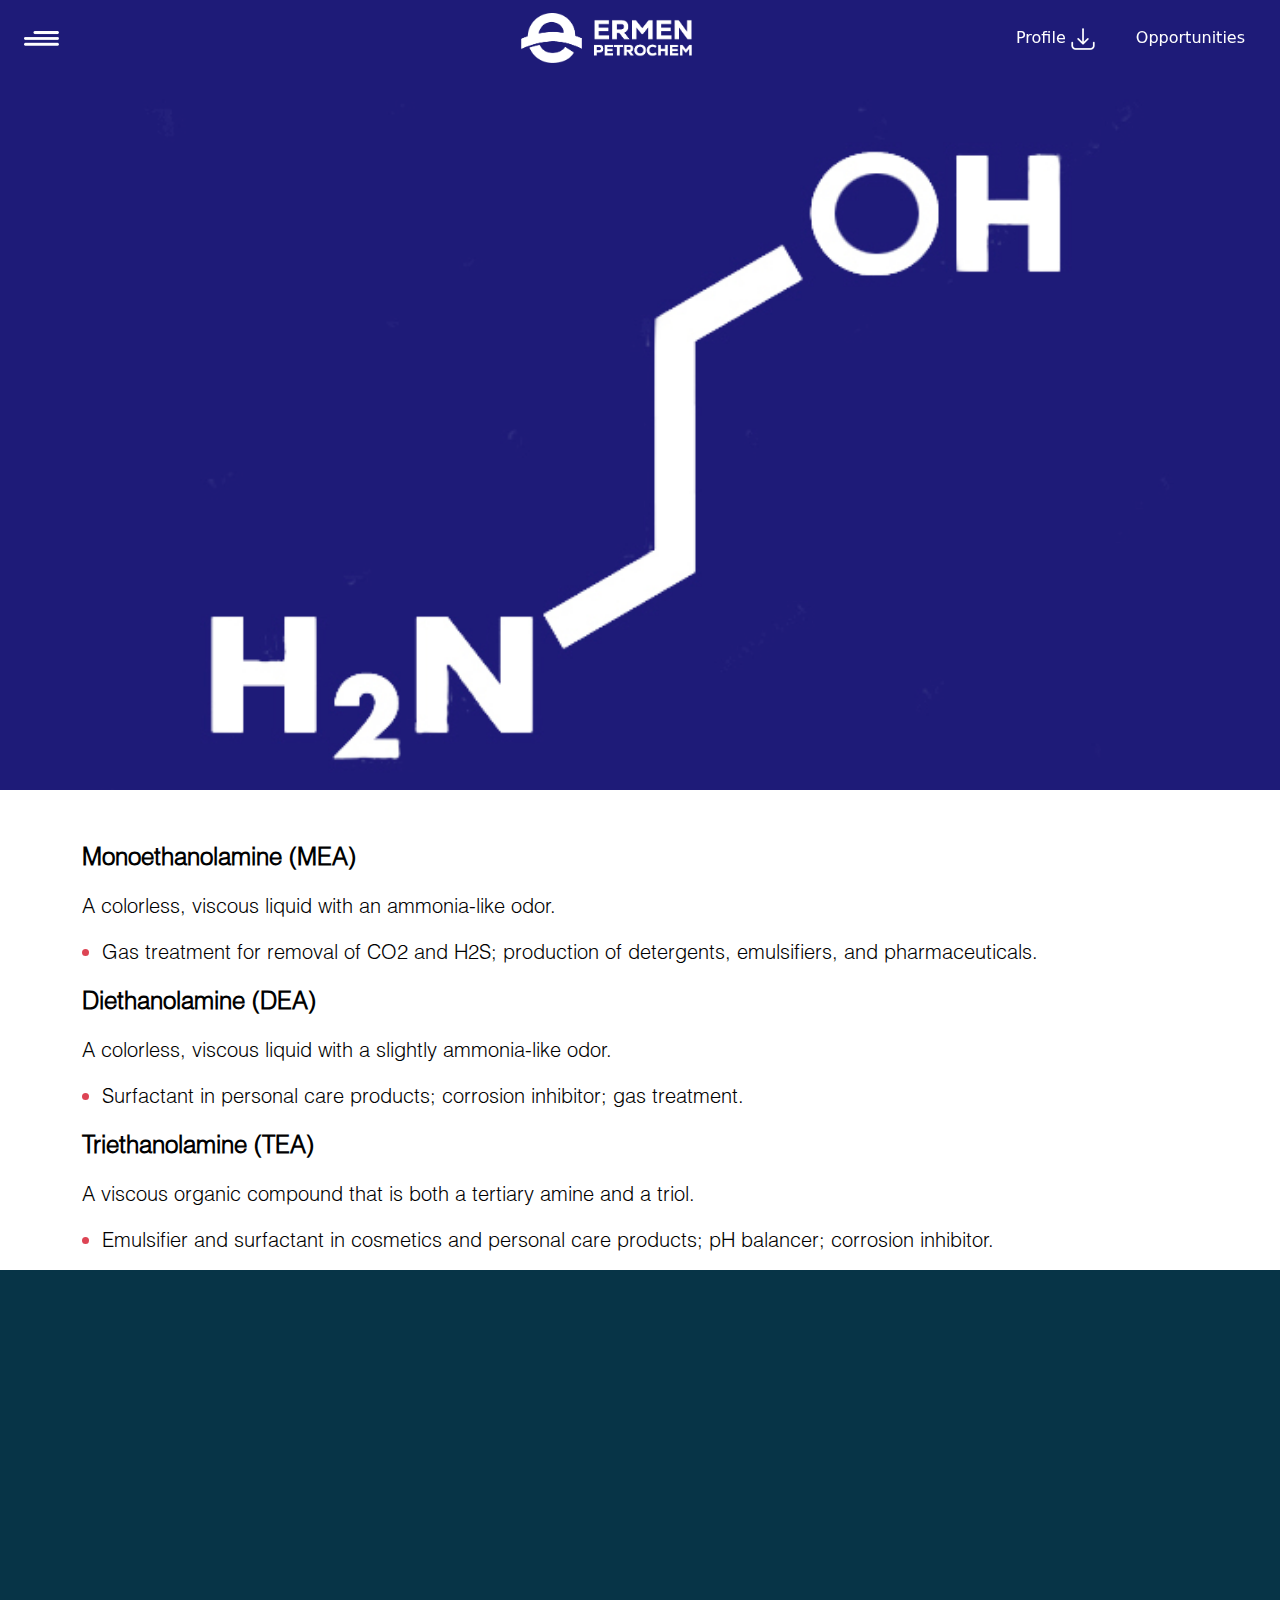
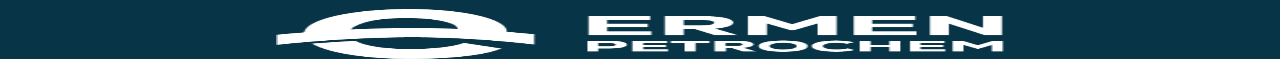
<file: ethanalomine.html>
<!DOCTYPE html>
<html lang="en">

<head>
    <meta charset="UTF-8">
    <meta name="viewport" content="width=device-width, initial-scale=1.0">
    <title>Veritase</title>
    <link rel="stylesheet" href="https://cdn.jsdelivr.net/npm/bootstrap@5.2.3/dist/css/bootstrap.min.css">
    <link rel="stylesheet" href="https://cdn.jsdelivr.net/npm/bootstrap@4.6.2/dist/css/bootstrap.min.css"
        integrity="sha384-xOolHFLEh07PJGoPkLv1IbcEPTNtaed2xpHsD9ESMhqIYd0nLMwNLD69Npy4HI+N" crossorigin="anonymous">
    <link rel="stylesheet" href="ethanalomine.css">
    <link rel="stylesheet" href="https://cdnjs.cloudflare.com/ajax/libs/font-awesome/6.6.0/css/all.min.css"
        integrity="sha512-Kc323vGBEqzTmouAECnVceyQqyqdsSiqLQISBL29aUW4U/M7pSPA/gEUZQqv1cwx4OnYxTxve5UMg5GT6L4JJg=="
        crossorigin="anonymous" referrerpolicy="no-referrer" />
</head>

<body>
    <header>
        <div class="container-fluid">
            <div class="row">
                <nav class="navbar navbar-expand-lg navbar-light fixed-top head-navbar">
                    <div class="container-fluid navbar-container d-flex align-items-center">
                        <!-- Left side menu icon -->
                        <div class="col-lg-2">
                            <button class="btn menu-btn" type="button" data-bs-toggle="offcanvas"
                                data-bs-target="#menu-links">
                                <img src="images/menu.png" alt="Menu" style="width: 35px; height: 15px;">
                            </button>
                        </div>
                        <div class="col-lg-6 col-md-6 col-sm-6">
                            <!-- Centered logo -->
                            <div class="mx-auto">
                                <a class="navbar-brand" href="index.html"><img src="images/Ermen_White.png" alt="center-logo"></a>
                            </div>
                        </div>
                        <!-- Right side links -->
                        <div>
                            <!-- <div class="col-lg-4"> -->
                            <ul class="navbar-nav right-side">
                                <li class="nav-item">
                                    <a class="nav-link text-white" href="#">Profile <span><img
                                                src="images/download_icon.png" alt="arrow-img"
                                                class="down-arrow-icon"></span></a>
                                </li>
                                <li class="nav-item">
                                    <a class="nav-link text-white" href="#">Opportunities</a>
                                </li>
                            </ul>
                            <!-- </div> -->
                        </div>
                    </div>
                </nav>
            </div>
            <div class="offcanvas offcanvas-start menu-list" tabindex="-1" data-bs-backdrop="menu-links" id="menu-links"
                aria-labelledby="menu-linksLabel" style="width: 800px;">
                <div class="offcanvas-header">

                    <button type="button" class="btn-close close-btn" data-bs-dismiss="offcanvas"
                        aria-label="Close"></button>
                </div>
                <div class="offcanvas-body">
                    <div>
                        <ul class="menu-links" id="menu-links">
                            <li class="menu-link"><a href="about.html">Who We Are</a></li>
                            <li class="menu-link"><a href="whatwedo.html">What We Do</a></li>
                            <li class="menu-link"><a href="ourproduct.html">Our Products</a></li>
                            <li class="menu-link"><a href="contact.html">Contact Us</a></li>
                        </ul>
                    </div>
                </div>
            </div>
        </div>
    </header>
    <main>
        <div class="container-fluid mt-5">
            <div class="row">
                <div class="col-xl-12 col-md-6 col-xs-12 col-xxl-12 col-lg-12 col-sm-6">
                    <p class="tabcontent_head">Monoethanolamine (MEA)
                    </p>
                    <p class="tabcontent_first_para">A colorless, viscous liquid with an ammonia-like odor.

                    </p>
                    <ul class="tabcontent_second_para">
                        <li>Gas treatment for removal of CO2 and H2S; production of detergents, emulsifiers, and
                            pharmaceuticals.</li>
                    </ul>
                    <p class="tabcontent_head">Diethanolamine (DEA)

                    </p>
                    <p class="tabcontent_first_para">A colorless, viscous liquid with a slightly ammonia-like odor.
                    </p>
                    <ul class="tabcontent_second_para">
                        <li>Surfactant in personal care products; corrosion inhibitor; gas treatment.</li>
                    </ul>
                    <p class="tabcontent_head">Triethanolamine (TEA)

                    </p>
                    <p class="tabcontent_first_para">A viscous organic compound that is both a tertiary amine and a
                        triol.

                    </p>
                    <ul class="tabcontent_second_para">
                        <li>Emulsifier and surfactant in cosmetics and personal care products; pH balancer; corrosion
                            inhibitor.
                        </li>
                    </ul>

                </div>
            </div>
        </div>
    </main>
    <footer>
        <div class="container-fluid">
            <div class="row">
                <div class="footer-container">
                    <div class="col-lg-4 left-content">
                        <p class="foot-text"><a href="#"><img src="images/linkedin.png" alt="linked-img"
                                    class="link-icon"></a>&nbsp;Follow Us</p>
                        <p class="foot-text-1">@Copyright 2024 Veritase</p>
                    </div>
                    <div class="col-lg-4 footer-logo">
                        <img src="images/Ermen_White.png" alt="logo" class="footer-logo-img">

                    </div>
                    <div class="col-lg-4 right-content pt-5">
                        <div class="list-item li-item-1">
                            <img src="images/location.png" alt="loction-icon" class="location-icon">
                            <div class="list-text-1">
                                <p class="list-text-head">Location</p>
                                <p class="list-text-para">Office #208,209 <br>Spectrum Building<br>Oud Metha, Dubai, UAE
                                </p>
                            </div>
                        </div>
                        <div class="list-item pt-4 li-item-1">
                            <img src="images/Contact.png" alt="call-icon" class="call-icon">
                            <div class="list-text-1">
                                <p class="list-text-head">Contact</p>
                                <p class="list-text-para">+971 4 2235254</p>
                            </div>
                        </div>
                        <div class="list-item pt-4">
                            <img src="images/mail.png" alt="mail-icon" class="mail-icon">
                            <div class="list-text-1">
                                <p class="list-text-head">Email</p>
                                <p class="list-text-para">info@veritase.com</p>
                            </div>
                        </div>
                    </div>
                </div>
            </div>
        </div>
    </footer>
    <script src="https://cdn.jsdelivr.net/npm/jquery@3.5.1/dist/jquery.slim.min.js"
        integrity="sha384-DfXdz2htPH0lsSSs5nCTpuj/zy4C+OGpamoFVy38MVBnE+IbbVYUew+OrCXaRkfj"
        crossorigin="anonymous"></script>
    <script src="https://cdn.jsdelivr.net/npm/bootstrap@4.6.2/dist/js/bootstrap.bundle.min.js"
        integrity="sha384-Fy6S3B9q64WdZWQUiU+q4/2Lc9npb8tCaSX9FK7E8HnRr0Jz8D6OP9dO5Vg3Q9ct"
        crossorigin="anonymous"></script>
    <script src="https://cdn.jsdelivr.net/npm/bootstrap@5.2.3/dist/js/bootstrap.bundle.min.js
 "></script>
    <script src="script.js"></script>
</body>

</html>
</file>
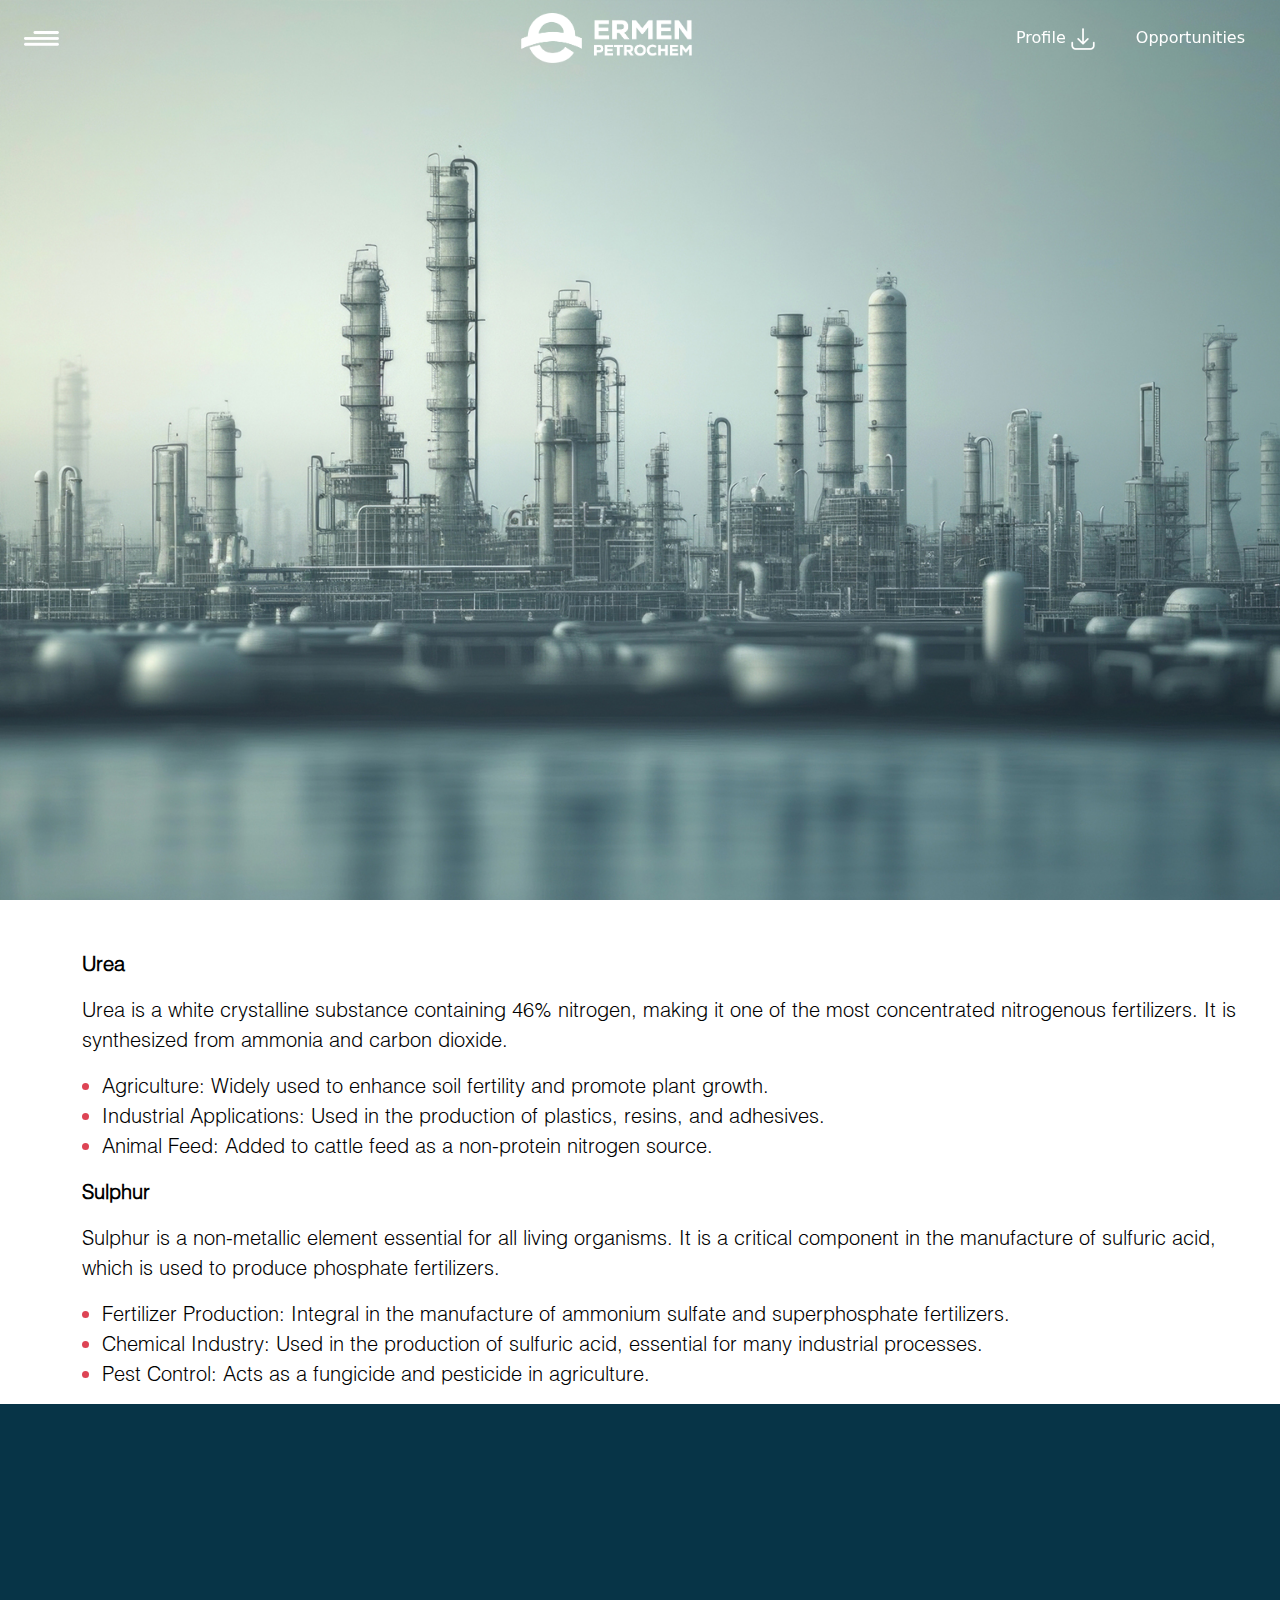
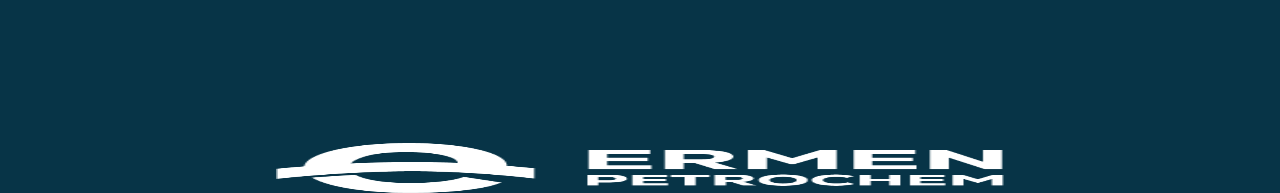
<file: fertilizer.html>
<!DOCTYPE html>
<html lang="en">

<head>
    <meta charset="UTF-8">
    <meta name="viewport" content="width=device-width, initial-scale=1.0">
    <title>Veritase</title>
    <link rel="stylesheet" href="https://cdn.jsdelivr.net/npm/bootstrap@5.2.3/dist/css/bootstrap.min.css">
    <link rel="stylesheet" href="https://cdn.jsdelivr.net/npm/bootstrap@4.6.2/dist/css/bootstrap.min.css"
        integrity="sha384-xOolHFLEh07PJGoPkLv1IbcEPTNtaed2xpHsD9ESMhqIYd0nLMwNLD69Npy4HI+N" crossorigin="anonymous">
    <link rel="stylesheet" href="fertilizers.css">
    <link rel="stylesheet" href="https://cdnjs.cloudflare.com/ajax/libs/font-awesome/6.6.0/css/all.min.css"
        integrity="sha512-Kc323vGBEqzTmouAECnVceyQqyqdsSiqLQISBL29aUW4U/M7pSPA/gEUZQqv1cwx4OnYxTxve5UMg5GT6L4JJg=="
        crossorigin="anonymous" referrerpolicy="no-referrer" />
</head>

<body>
    <header>
        <div class="container-fluid">
            <div class="row">
                <nav class="navbar navbar-expand-lg navbar-light fixed-top head-navbar">
                    <div class="container-fluid navbar-container d-flex align-items-center">
                        <!-- Left side menu icon -->
                        <div class="col-lg-2">
                            <button class="btn menu-btn" type="button" data-bs-toggle="offcanvas"
                                data-bs-target="#menu-links">
                                <img src="images/menu.png" alt="Menu" style="width: 35px; height: 15px;">
                            </button>
                        </div>
                        <div class="col-lg-6 col-md-6 col-sm-6">
                            <!-- Centered logo -->
                            <div class="mx-auto">
                                <a class="navbar-brand" href="index.html"><img src="images/Ermen_White.png" alt="center-logo"></a>
                            </div>
                        </div>
                        <!-- Right side links -->
                        <div>
                            <!-- <div class="col-lg-4"> -->
                            <ul class="navbar-nav right-side">
                                <li class="nav-item">
                                    <a class="nav-link text-white" href="#">Profile <span><img
                                                src="images/download_icon.png" alt="arrow-img"
                                                class="down-arrow-icon"></span></a>
                                </li>
                                <li class="nav-item">
                                    <a class="nav-link text-white" href="#">Opportunities</a>
                                </li>
                            </ul>
                            <!-- </div> -->
                        </div>
                    </div>
                </nav>
            </div>
            <div class="offcanvas offcanvas-start menu-list" tabindex="-1" data-bs-backdrop="menu-links" id="menu-links"
                aria-labelledby="menu-linksLabel" style="width: 800px;">
                <div class="offcanvas-header">

                    <button type="button" class="btn-close close-btn" data-bs-dismiss="offcanvas"
                        aria-label="Close"></button>
                </div>
                <div class="offcanvas-body">
                    <div>
                        <ul class="menu-links" id="menu-links">
                            <li class="menu-link"><a href="about.html">Who We Are</a></li>
                            <li class="menu-link"><a href="whatwedo.html">What We Do</a></li>
                            <li class="menu-link"><a href="ourproduct.html">Our Products</a></li>
                            <li class="menu-link"><a href="contact.html">Contact Us</a></li>
                        </ul>
                    </div>
                </div>
            </div>
        </div>
    </header>
    <main>
        <div class="container-fluid mt-5">
            <div class="row">
                <div class="col-xl-12 col-md-6 col-xs-12 col-xxl-12 col-lg-12 col-sm-6">
                    <p class="tabcontent_head">Urea</p>
                    <p class="tabcontent_first_para">Urea is a white crystalline substance containing 46% nitrogen, making it one of the most concentrated nitrogenous fertilizers. It is synthesized from ammonia and carbon dioxide.</p>
                    <ul class="tabcontent_second_para">
                        <li>Agriculture: Widely used to enhance soil fertility and promote plant growth.</li>
                        <li>Industrial Applications: Used in the production of plastics, resins, and adhesives.</li>
                        <li>Animal Feed: Added to cattle feed as a non-protein nitrogen source.</li>
                    </ul>
                    <p class="tabcontent_head">Sulphur</p>
                    <p class="tabcontent_first_para">Sulphur is a non-metallic element essential for all living organisms. It is a critical component in the manufacture of sulfuric acid, which is used to produce phosphate fertilizers.</p>
                    <ul class="tabcontent_second_para">
                        <li>Fertilizer Production: Integral in the manufacture of ammonium sulfate and superphosphate fertilizers.</li>
                        <li>Chemical Industry: Used in the production of sulfuric acid, essential for many industrial processes.</li>
                        <li>Pest Control: Acts as a fungicide and pesticide in agriculture.</li>
                    </ul>
                </div>
            </div>
        </div>
    </main>
    <footer>
        <div class="container-fluid">
            <div class="row">
                <div class="footer-container">
                    <div class="col-lg-4 left-content">
                        <p class="foot-text"><a href="#"><img src="images/linkedin.png" alt="linked-img"
                                    class="link-icon"></a>&nbsp;Follow Us</p>
                        <p class="foot-text-1">@Copyright 2024 Veritase</p>
                    </div>
                    <div class="col-lg-4 footer-logo">
                        <img src="images/Ermen_White.png" alt="logo" class="footer-logo-img">

                    </div>
                    <div class="col-lg-4 right-content pt-5">
                        <div class="list-item li-item-1">
                            <img src="images/location.png" alt="loction-icon" class="location-icon">
                            <div class="list-text-1">
                                <p class="list-text-head">Location</p>
                                <p class="list-text-para">Office #208,209 <br>Spectrum Building<br>Oud Metha, Dubai, UAE
                                </p>
                            </div>
                        </div>
                        <div class="list-item pt-4 li-item-1">
                            <img src="images/Contact.png" alt="call-icon" class="call-icon">
                            <div class="list-text-1">
                                <p class="list-text-head">Contact</p>
                                <p class="list-text-para">+971 4 2235254</p>
                            </div>
                        </div>
                        <div class="list-item pt-4">
                            <img src="images/mail.png" alt="mail-icon" class="mail-icon">
                            <div class="list-text-1">
                                <p class="list-text-head">Email</p>
                                <p class="list-text-para">info@veritase.com</p>
                            </div>
                        </div>
                    </div>
                </div>
            </div>
        </div>
    </footer>
    <script src="https://cdn.jsdelivr.net/npm/jquery@3.5.1/dist/jquery.slim.min.js"
        integrity="sha384-DfXdz2htPH0lsSSs5nCTpuj/zy4C+OGpamoFVy38MVBnE+IbbVYUew+OrCXaRkfj"
        crossorigin="anonymous"></script>
    <script src="https://cdn.jsdelivr.net/npm/bootstrap@4.6.2/dist/js/bootstrap.bundle.min.js"
        integrity="sha384-Fy6S3B9q64WdZWQUiU+q4/2Lc9npb8tCaSX9FK7E8HnRr0Jz8D6OP9dO5Vg3Q9ct"
        crossorigin="anonymous"></script>
    <script src="https://cdn.jsdelivr.net/npm/bootstrap@5.2.3/dist/js/bootstrap.bundle.min.js
 "></script>
    <script src="script.js"></script>
</body>

</html>
</file>
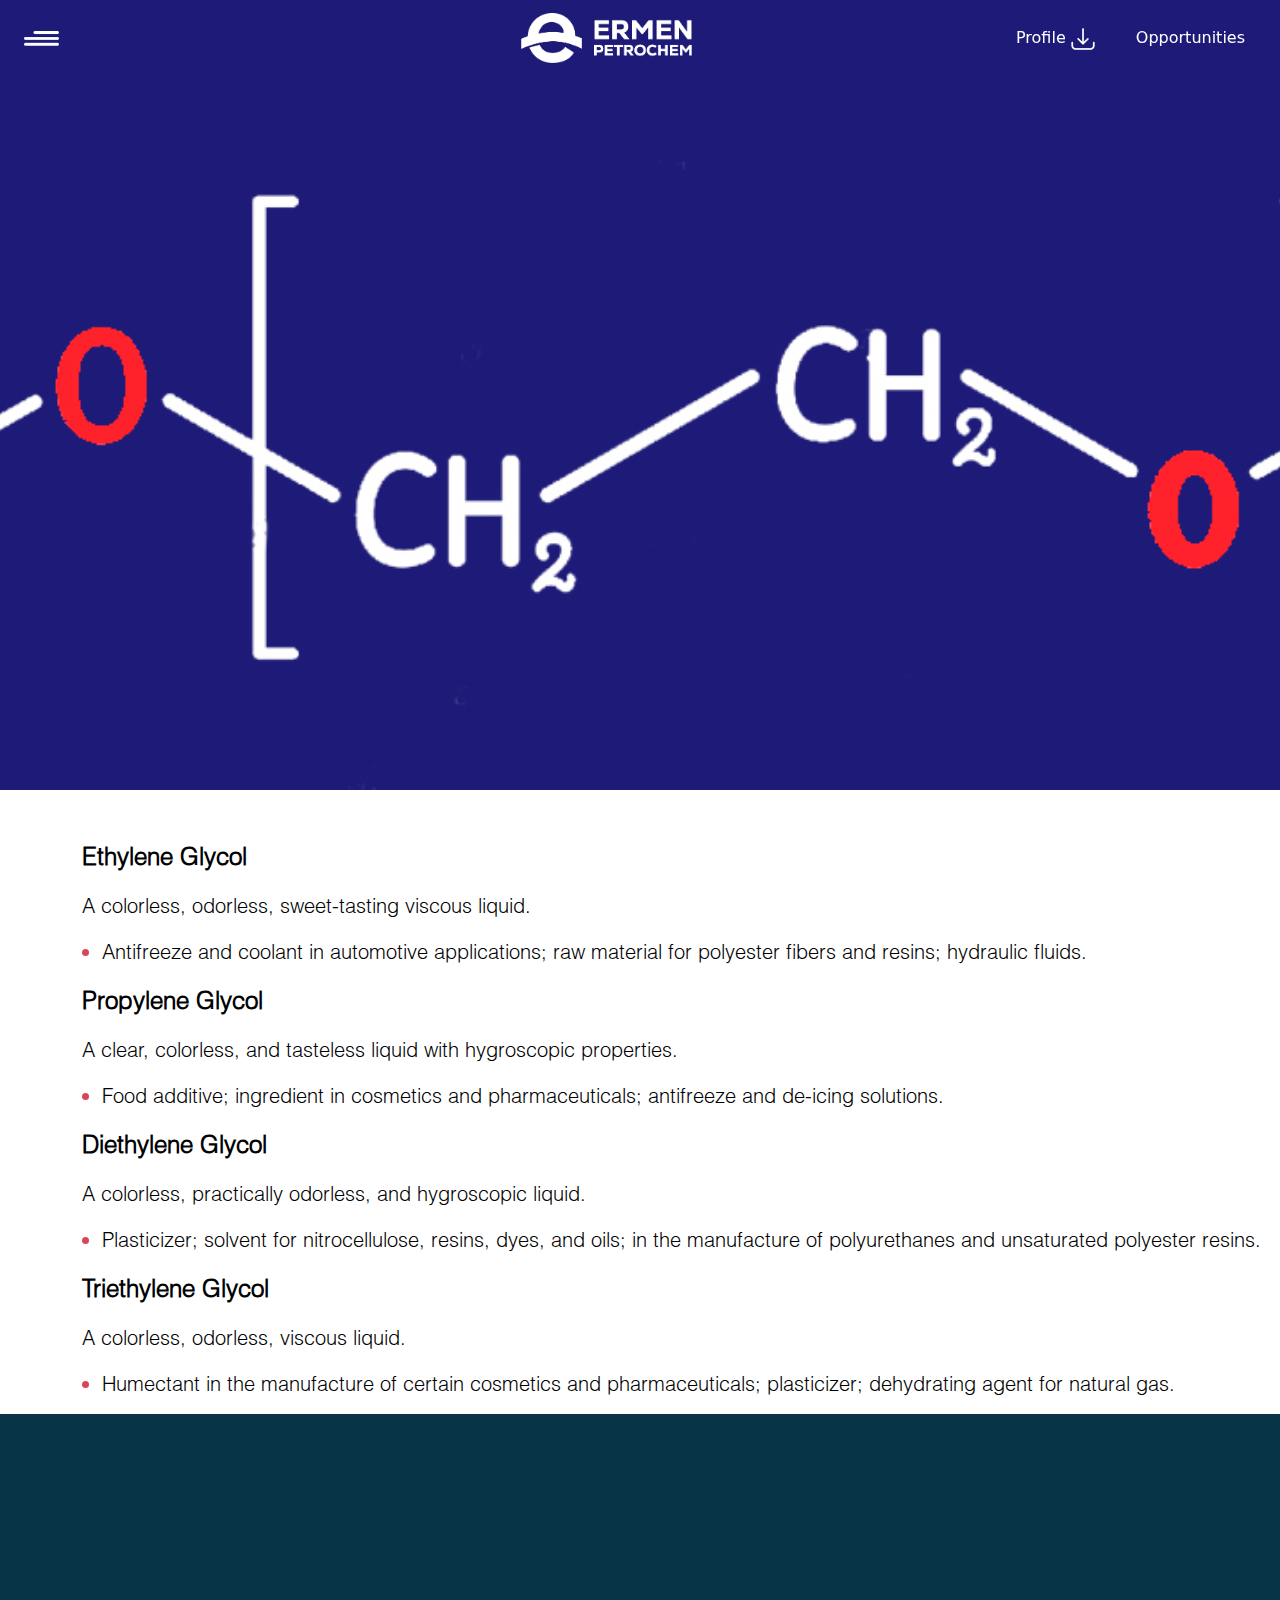
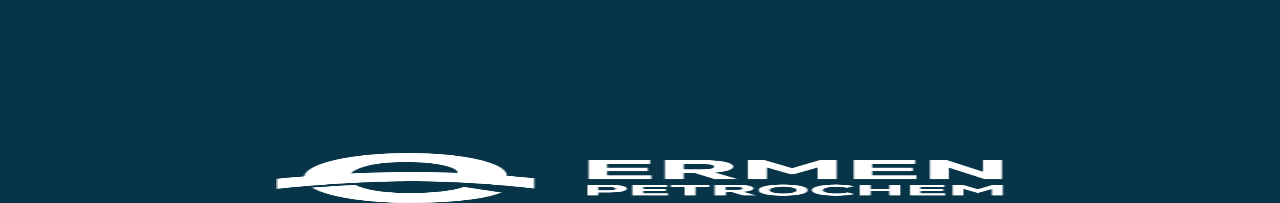
<file: glycols.html>
<!DOCTYPE html>
<html lang="en">

<head>
    <meta charset="UTF-8">
    <meta name="viewport" content="width=device-width, initial-scale=1.0">
    <title>Veritase</title>
    <link rel="stylesheet" href="https://cdn.jsdelivr.net/npm/bootstrap@5.2.3/dist/css/bootstrap.min.css">
    <link rel="stylesheet" href="https://cdn.jsdelivr.net/npm/bootstrap@4.6.2/dist/css/bootstrap.min.css"
        integrity="sha384-xOolHFLEh07PJGoPkLv1IbcEPTNtaed2xpHsD9ESMhqIYd0nLMwNLD69Npy4HI+N" crossorigin="anonymous">
    <link rel="stylesheet" href="glycols.css">
    <link rel="stylesheet" href="https://cdnjs.cloudflare.com/ajax/libs/font-awesome/6.6.0/css/all.min.css"
        integrity="sha512-Kc323vGBEqzTmouAECnVceyQqyqdsSiqLQISBL29aUW4U/M7pSPA/gEUZQqv1cwx4OnYxTxve5UMg5GT6L4JJg=="
        crossorigin="anonymous" referrerpolicy="no-referrer" />
</head>

<body>
    <header>
        <div class="container-fluid">
            <div class="row">
                <nav class="navbar navbar-expand-lg navbar-light fixed-top head-navbar">
                    <div class="container-fluid navbar-container d-flex align-items-center">
                        <!-- Left side menu icon -->
                        <div class="col-lg-2">
                            <button class="btn menu-btn" type="button" data-bs-toggle="offcanvas"
                                data-bs-target="#menu-links">
                                <img src="images/menu.png" alt="Menu" style="width: 35px; height: 15px;">
                            </button>
                        </div>
                        <div class="col-lg-6 col-md-6 col-sm-6">
                            <!-- Centered logo -->
                            <div class="mx-auto">
                                <a class="navbar-brand" href="index.html"><img src="images/Ermen_White.png" alt="center-logo"></a>
                            </div>
                        </div>
                        <!-- Right side links -->
                        <div>
                            <!-- <div class="col-lg-4"> -->
                            <ul class="navbar-nav right-side">
                                <li class="nav-item">
                                    <a class="nav-link text-white" href="#">Profile <span><img
                                                src="images/download_icon.png" alt="arrow-img"
                                                class="down-arrow-icon"></span></a>
                                </li>
                                <li class="nav-item">
                                    <a class="nav-link text-white" href="#">Opportunities</a>
                                </li>
                            </ul>
                            <!-- </div> -->
                        </div>
                    </div>
                </nav>
            </div>
            <div class="offcanvas offcanvas-start menu-list" tabindex="-1" data-bs-backdrop="menu-links" id="menu-links"
                aria-labelledby="menu-linksLabel" style="width: 800px;">
                <div class="offcanvas-header">

                    <button type="button" class="btn-close close-btn" data-bs-dismiss="offcanvas"
                        aria-label="Close"></button>
                </div>
                <div class="offcanvas-body">
                    <div>
                        <ul class="menu-links" id="menu-links">
                            <li class="menu-link"><a href="about.html">Who We Are</a></li>
                            <li class="menu-link"><a href="whatwedo.html">What We Do</a></li>
                            <li class="menu-link"><a href="ourproduct.html">Our Products</a></li>
                            <li class="menu-link"><a href="contact.html">Contact Us</a></li>
                        </ul>
                    </div>
                </div>
            </div>
        </div>
    </header>
   <main>
    <div class="container-fluid mt-5">
        <div class="row">
            <div class="col-xl-12 col-md-6 col-xs-12 col-xxl-12 col-lg-12 col-sm-6">
                <p class="tabcontent_head">Ethylene Glycol
                </p>
                <p class="tabcontent_first_para">A colorless, odorless, sweet-tasting viscous liquid.
                </p>
                <ul class="tabcontent_second_para">
                    <li>Antifreeze and coolant in automotive applications; raw material for polyester fibers and
                        resins; hydraulic fluids.</li>
                </ul>
                <p class="tabcontent_head">Propylene Glycol
                </p>
                <p class="tabcontent_first_para">A clear, colorless, and tasteless liquid with hygroscopic
                    properties.
                </p>
                <ul class="tabcontent_second_para">
                    <li>Food additive; ingredient in cosmetics and pharmaceuticals; antifreeze and de-icing
                        solutions.</li>
                </ul>
                <p class="tabcontent_head">Diethylene Glycol
                </p>
                <p class="tabcontent_first_para">A colorless, practically odorless, and hygroscopic liquid.
                </p>
                <ul class="tabcontent_second_para">
                    <li>Plasticizer; solvent for nitrocellulose, resins, dyes, and oils; in the manufacture of
                        polyurethanes and unsaturated polyester resins.
                    </li>
                </ul>
                <p class="tabcontent_head">Triethylene Glycol
                </p>
                <p class="tabcontent_first_para">A colorless, odorless, viscous liquid.
                </p>
                <ul class="tabcontent_second_para">
                    <li>Humectant in the manufacture of certain cosmetics and pharmaceuticals; plasticizer;
                        dehydrating agent for natural gas.</li>
                </ul>
            </div>
        </div>
    </div>
   </main>
    <footer>
        <div class="container-fluid">
            <div class="row">
                <div class="footer-container">
                    <div class="col-lg-4 left-content">
                        <p class="foot-text"><a href="#"><img src="images/linkedin.png" alt="linked-img"
                                    class="link-icon"></a>&nbsp;Follow Us</p>
                        <p class="foot-text-1">@Copyright 2024 Veritase</p>
                    </div>
                    <div class="col-lg-4 footer-logo">
                        <img src="images/Ermen_White.png" alt="logo" class="footer-logo-img">

                    </div>
                    <div class="col-lg-4 right-content pt-5">
                        <div class="list-item li-item-1">
                            <img src="images/location.png" alt="loction-icon" class="location-icon">
                            <div class="list-text-1">
                                <p class="list-text-head">Location</p>
                                <p class="list-text-para">Office #208,209 <br>Spectrum Building<br>Oud Metha, Dubai, UAE
                                </p>
                            </div>
                        </div>
                        <div class="list-item pt-4 li-item-1">
                            <img src="images/Contact.png" alt="call-icon" class="call-icon">
                            <div class="list-text-1">
                                <p class="list-text-head">Contact</p>
                                <p class="list-text-para">+971 4 2235254</p>
                            </div>
                        </div>
                        <div class="list-item pt-4">
                            <img src="images/mail.png" alt="mail-icon" class="mail-icon">
                            <div class="list-text-1">
                                <p class="list-text-head">Email</p>
                                <p class="list-text-para">info@veritase.com</p>
                            </div>
                        </div>
                    </div>
                </div>
            </div>
        </div>
    </footer>
    <script src="https://cdn.jsdelivr.net/npm/jquery@3.5.1/dist/jquery.slim.min.js"
        integrity="sha384-DfXdz2htPH0lsSSs5nCTpuj/zy4C+OGpamoFVy38MVBnE+IbbVYUew+OrCXaRkfj"
        crossorigin="anonymous"></script>
    <script src="https://cdn.jsdelivr.net/npm/bootstrap@4.6.2/dist/js/bootstrap.bundle.min.js"
        integrity="sha384-Fy6S3B9q64WdZWQUiU+q4/2Lc9npb8tCaSX9FK7E8HnRr0Jz8D6OP9dO5Vg3Q9ct"
        crossorigin="anonymous"></script>
    <script src="https://cdn.jsdelivr.net/npm/bootstrap@5.2.3/dist/js/bootstrap.bundle.min.js
 "></script>
    <script src="script.js"></script>
</body>

</html>
</file>
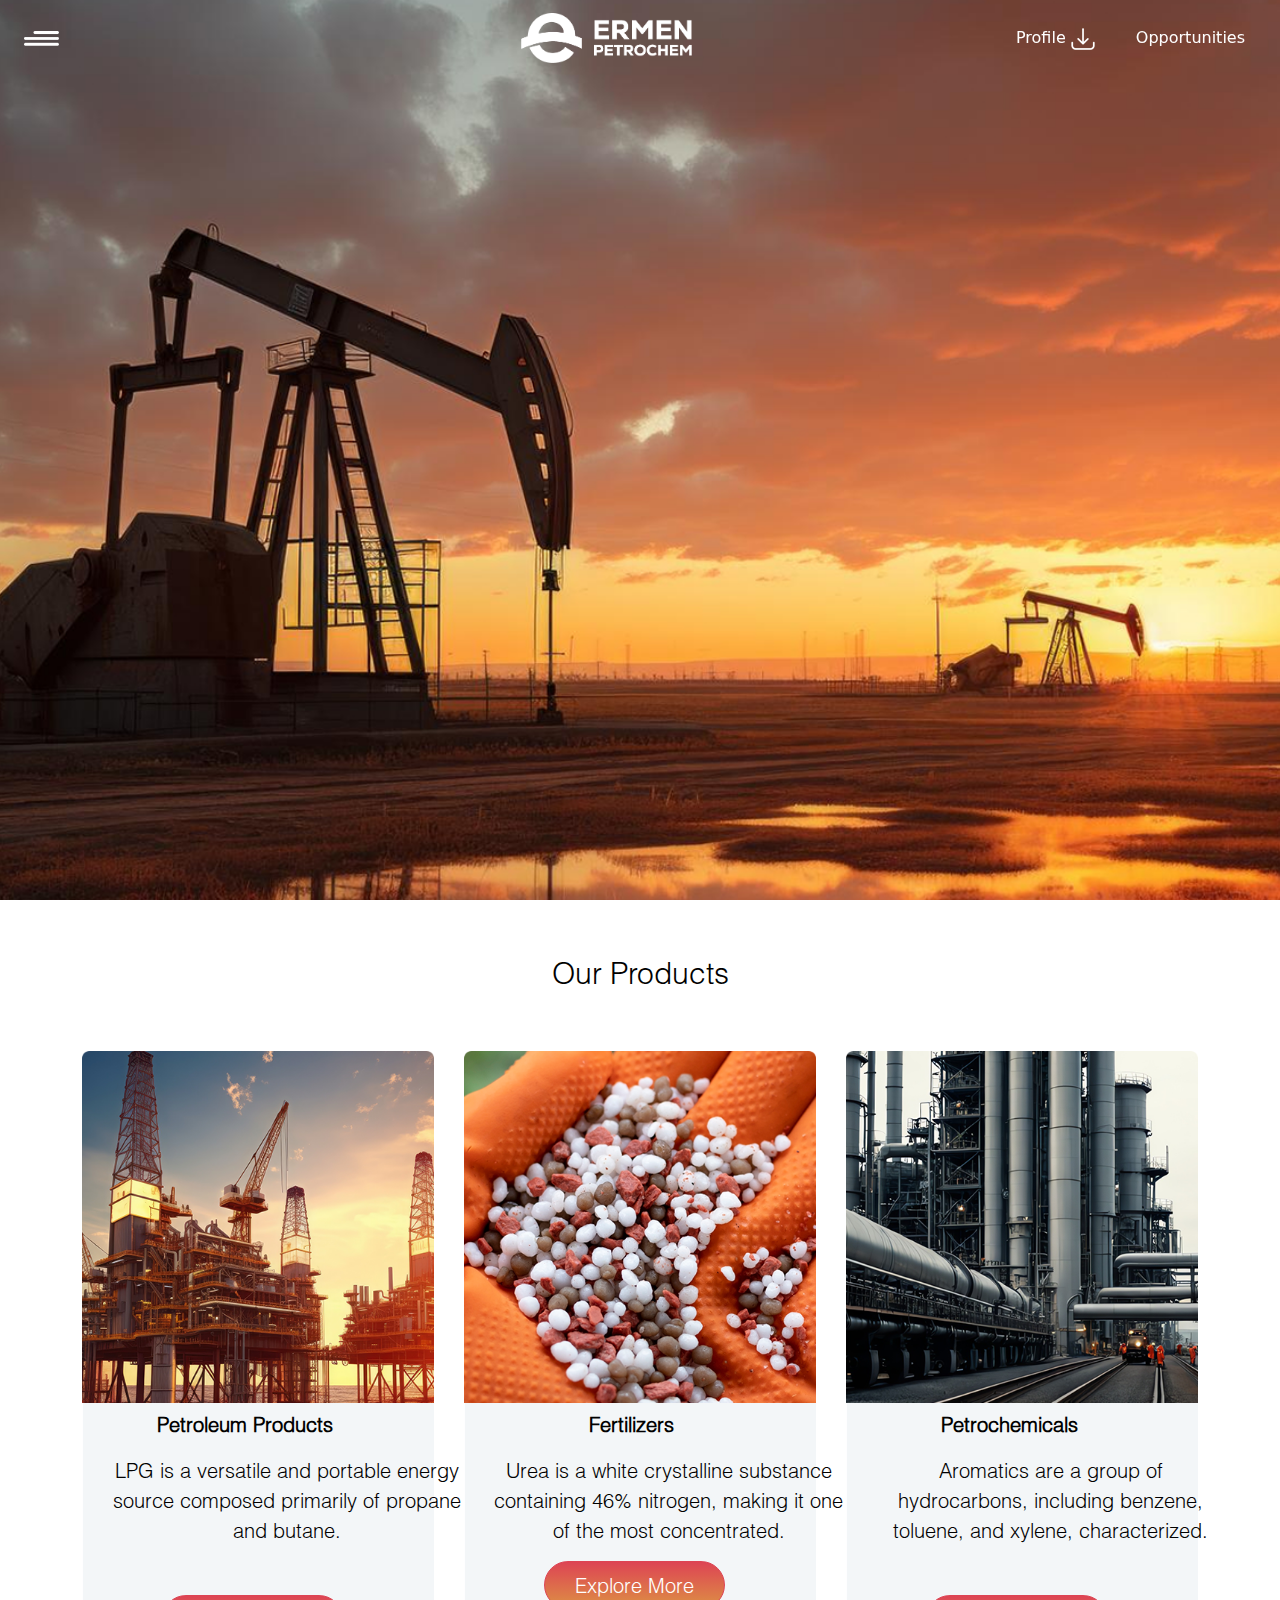
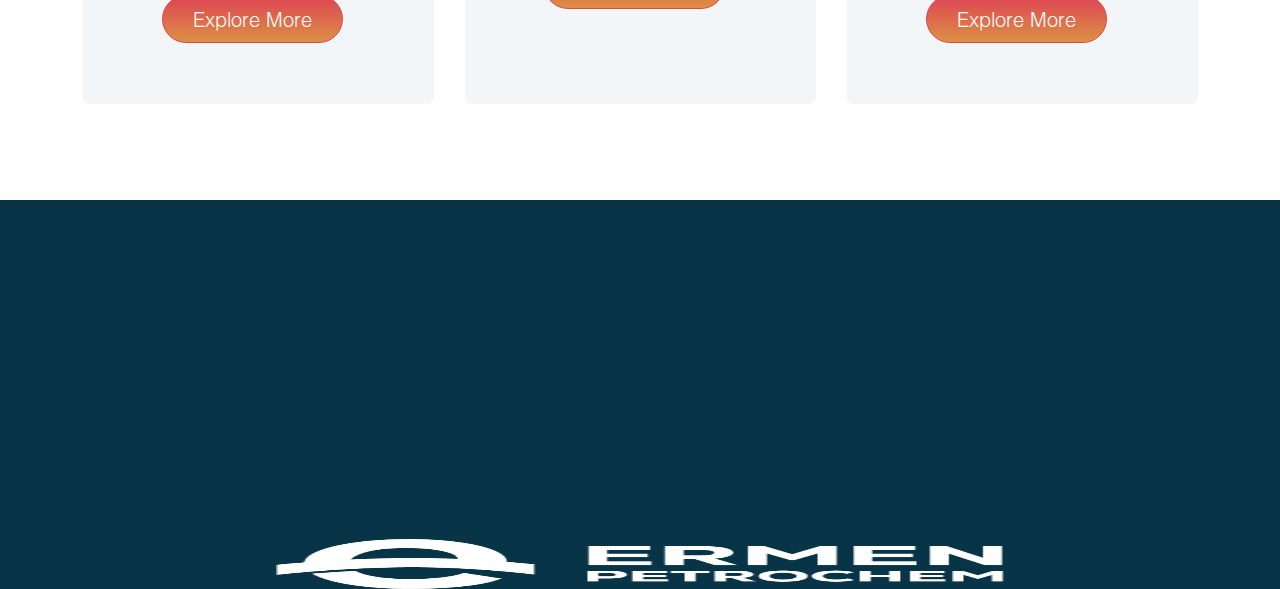
<file: ourproduct.html>
<!DOCTYPE html>
<html lang="en">

<head>
    <meta charset="UTF-8">
    <meta name="viewport" content="width=device-width, initial-scale=1.0">
    <title>Veritase</title>
    <link rel="stylesheet" href="https://cdn.jsdelivr.net/npm/bootstrap@5.2.3/dist/css/bootstrap.min.css">
    <link rel="stylesheet" href="https://cdn.jsdelivr.net/npm/bootstrap@4.6.2/dist/css/bootstrap.min.css"
        integrity="sha384-xOolHFLEh07PJGoPkLv1IbcEPTNtaed2xpHsD9ESMhqIYd0nLMwNLD69Npy4HI+N" crossorigin="anonymous">
    <link rel="stylesheet" href="ourproduct.css">
    <link rel="stylesheet" href="https://cdnjs.cloudflare.com/ajax/libs/font-awesome/6.6.0/css/all.min.css"
        integrity="sha512-Kc323vGBEqzTmouAECnVceyQqyqdsSiqLQISBL29aUW4U/M7pSPA/gEUZQqv1cwx4OnYxTxve5UMg5GT6L4JJg=="
        crossorigin="anonymous" referrerpolicy="no-referrer" />
</head>

<body>
    <header>
        <div class="container-fluid">
            <div class="row">
                <nav class="navbar navbar-expand-lg navbar-light fixed-top head-navbar">
                    <div class="container-fluid navbar-container d-flex align-items-center">
                        <!-- Left side menu icon -->
                        <div class="col-lg-2">
                            <button class="btn menu-btn" type="button" data-bs-toggle="offcanvas"
                                data-bs-target="#menu-links">
                                <img src="images/menu.png" alt="Menu" style="width: 35px; height: 15px;">
                            </button>
                        </div>
                        <div class="col-lg-6 col-md-6 col-sm-6">
                            <!-- Centered logo -->
                            <div class="mx-auto">
                                <a class="navbar-brand" href="index.html"><img src="images/Ermen_White.png" alt="center-logo"></a>
                            </div>
                        </div>
                        <!-- Right side links -->
                        <div>
                            <!-- <div class="col-lg-4"> -->
                            <ul class="navbar-nav right-side">
                                <li class="nav-item">
                                    <a class="nav-link text-white" href="#">Profile <span><img
                                                src="images/download_icon.png" alt="arrow-img"
                                                class="down-arrow-icon"></span></a>
                                </li>
                                <li class="nav-item">
                                    <a class="nav-link text-white" href="#">Opportunities</a>
                                </li>
                            </ul>
                            <!-- </div> -->
                        </div>
                    </div>
                </nav>
            </div>
            <div class="offcanvas offcanvas-start menu-list" tabindex="-1" data-bs-backdrop="menu-links" id="menu-links"
                aria-labelledby="menu-linksLabel" style="width: 800px;">
                <div class="offcanvas-header">

                    <button type="button" class="btn-close close-btn" data-bs-dismiss="offcanvas"
                        aria-label="Close"></button>
                </div>
                <div class="offcanvas-body">
                    <div>
                        <ul class="menu-links" id="menu-links">
                            <li class="menu-link"><a href="about.html">Who We Are</a></li>
                            <li class="menu-link"><a href="whatwedo.html">What We Do</a></li>
                            <li class="menu-link"><a href="#">Our Products</a></li>
                            <li class="menu-link"><a href="contact.html">Contact Us</a></li>
                        </ul>
                    </div>
                </div>
            </div>
        </div>
    </header>
    <section>
        <div class="container pb-5 mb-5">
            <div class="row">
                <p class="product_head_text">Our Products</p>
                <div class="col-xl-12 col-lg-12 col-xxl-12 col-md-6 col-sm-6 col-xs-12">
                    <div class="our_product_container">
                        <div class="product_image_first_1">
                            <img src="images/petroleum products.png" alt="petroleum-product_img" class="img-fluid">
                            <div class="sub-content">
                                <p class="sub-content-first_head head_1">Petroleum Products</p>
                                <p class="sub-content-first_para">LPG is a versatile and portable energy source composed primarily of propane and butane.</p>
                                <button class="btn btn-lg explore-btn exp_1"><a href="petroleum.html">Explore More</a></button>
                            </div>
                        </div>
                        <div class="product_image_first_1">
                            <img src="images/fertilizers.png" alt="petroleum-product_img" class="img-fluid">
                            <div class="sub-content">
                                <p class="sub-content-first_head head_2">Fertilizers</p>
                                <p class="sub-content-first_para">Urea is a white crystalline substance containing 46% nitrogen, making it one of the most concentrated.</p>
                                <button class="btn btn-lg explore-btn"><a href="fertilizer.html">Explore More</a></button>
                            </div>
                        </div>
                        <div class="product_image_first_1">
                            <img src="images/Petrochemicals.png" alt="petroleum-product_img" class="img-fluid">
                            <div class="sub-content">
                                <p class="sub-content-first_head head_3">Petrochemicals
                                </p>
                                <p class="sub-content-first_para">Aromatics are a group of hydrocarbons, including benzene, toluene, and xylene, characterized.</p>
                                <button class="btn btn-lg explore-btn exp_3"><a href="petrochemicals.html">Explore More</a></button>
                            </div>
                        </div>
                    </div>
                </div>
            </div>
        </div>
    </section>
    <footer>
        <div class="container-fluid">
            <div class="row">
                <div class="footer-container">
                    <div class="col-lg-4 left-content">
                        <p class="foot-text"><a href="#"><img src="images/linkedin.png" alt="linked-img"
                                    class="link-icon"></a>&nbsp;Follow Us</p>
                        <p class="foot-text-1">@Copyright 2024 Veritase</p>
                    </div>
                    <div class="col-lg-4 footer-logo">
                        <img src="images/Ermen_White.png" alt="logo" class="footer-logo-img">

                    </div>
                    <div class="col-lg-4 right-content pt-5">
                        <div class="list-item li-item-1">
                            <img src="images/location.png" alt="loction-icon" class="location-icon">
                            <div class="list-text-1">
                                <p class="list-text-head">Location</p>
                                <p class="list-text-para">Office #208,209 <br>Spectrum Building<br>Oud Metha, Dubai, UAE
                                </p>
                            </div>
                        </div>
                        <div class="list-item pt-4 li-item-1">
                            <img src="images/Contact.png" alt="call-icon" class="call-icon">
                            <div class="list-text-1">
                                <p class="list-text-head">Contact</p>
                                <p class="list-text-para">+971 4 2235254</p>
                            </div>
                        </div>
                        <div class="list-item pt-4">
                            <img src="images/mail.png" alt="mail-icon" class="mail-icon">
                            <div class="list-text-1">
                                <p class="list-text-head">Email</p>
                                <p class="list-text-para">info@veritase.com</p>
                            </div>
                        </div>
                    </div>
                </div>
            </div>
        </div>
    </footer>
    <script src="https://cdn.jsdelivr.net/npm/jquery@3.5.1/dist/jquery.slim.min.js"
        integrity="sha384-DfXdz2htPH0lsSSs5nCTpuj/zy4C+OGpamoFVy38MVBnE+IbbVYUew+OrCXaRkfj"
        crossorigin="anonymous"></script>
    <script src="https://cdn.jsdelivr.net/npm/bootstrap@4.6.2/dist/js/bootstrap.bundle.min.js"
        integrity="sha384-Fy6S3B9q64WdZWQUiU+q4/2Lc9npb8tCaSX9FK7E8HnRr0Jz8D6OP9dO5Vg3Q9ct"
        crossorigin="anonymous"></script>
    <script src="https://cdn.jsdelivr.net/npm/bootstrap@5.2.3/dist/js/bootstrap.bundle.min.js
 "></script>
    <script src="script.js"></script>
</body>

</html>
</file>
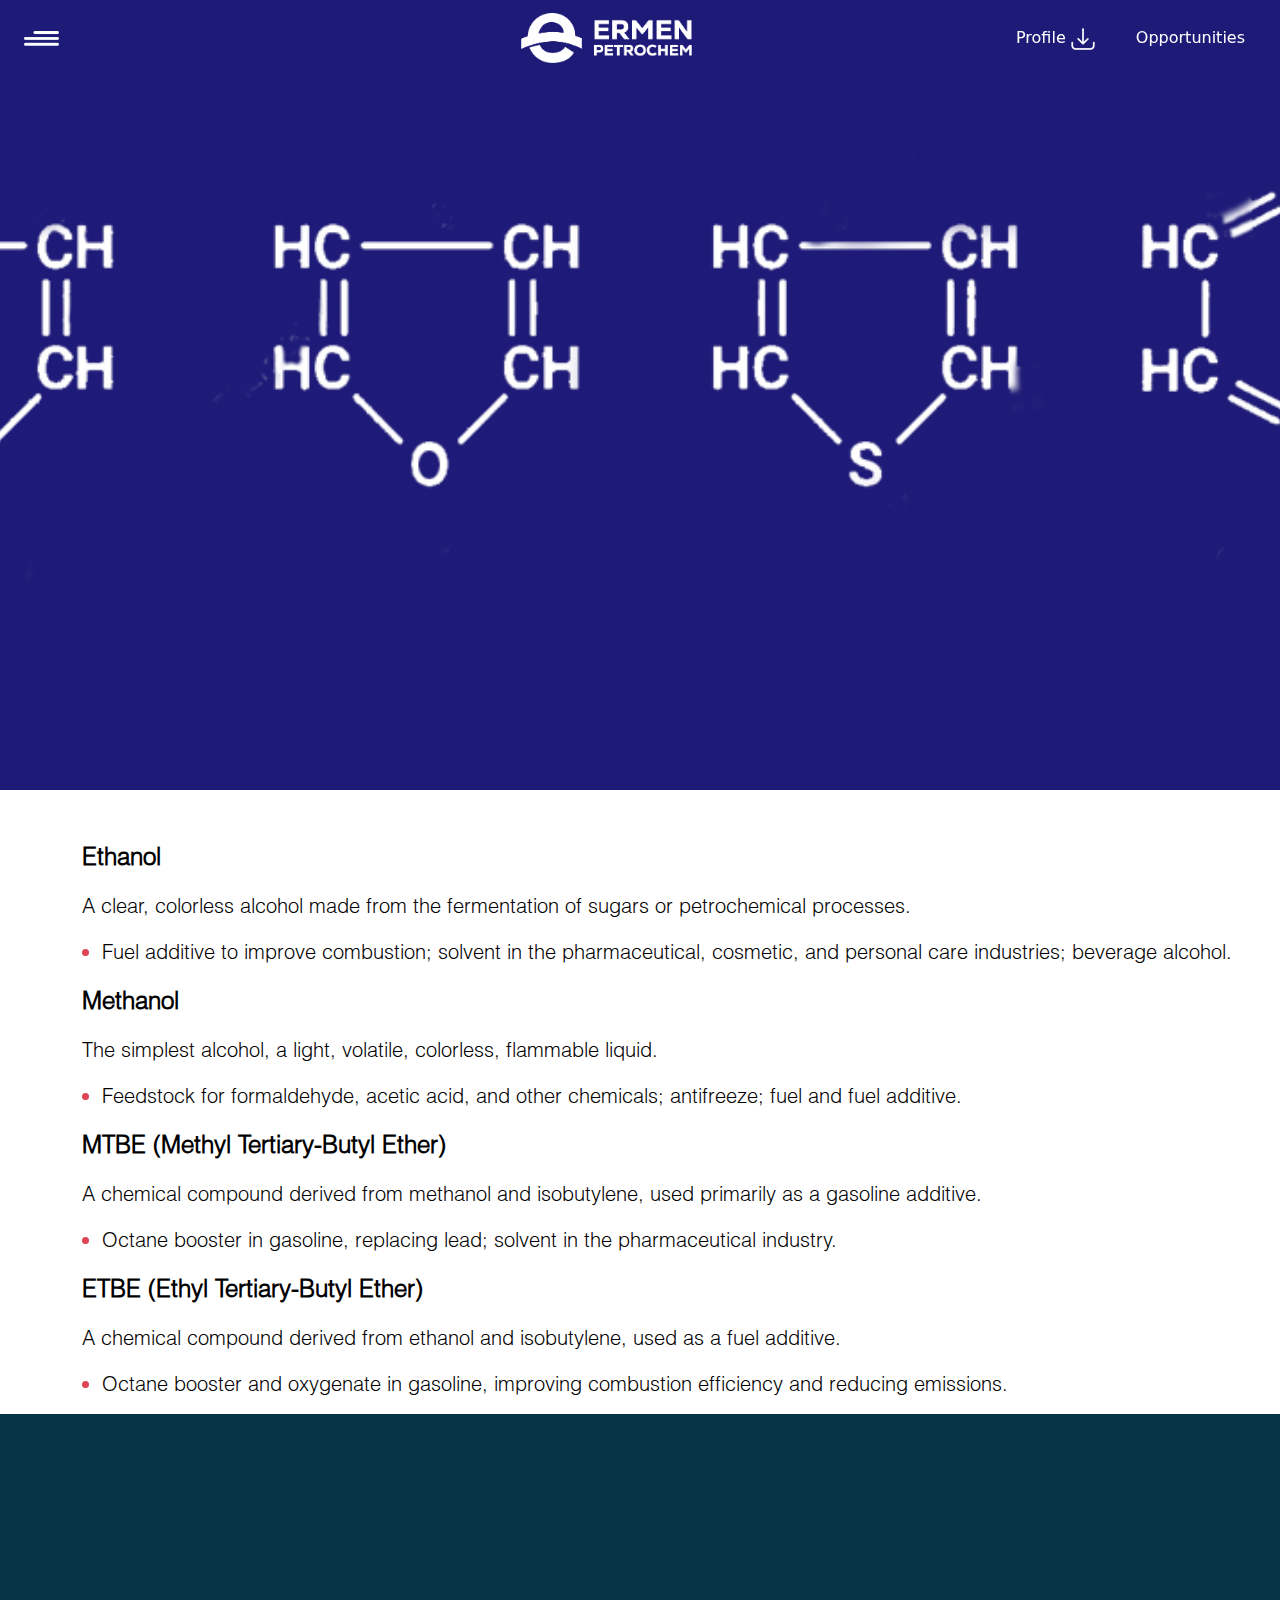
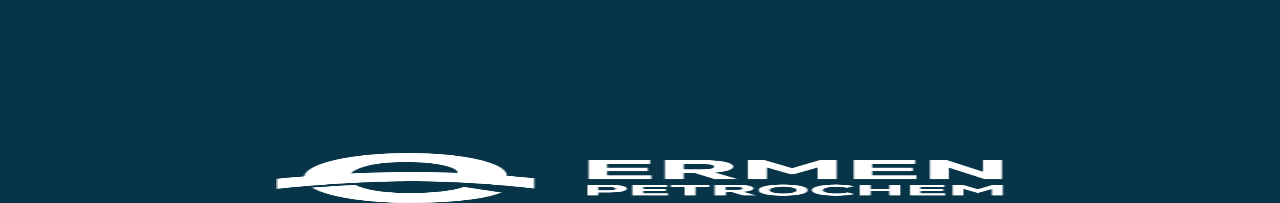
<file: oxygenates.html>
<!DOCTYPE html>
<html lang="en">

<head>
    <meta charset="UTF-8">
    <meta name="viewport" content="width=device-width, initial-scale=1.0">
    <title>Veritase</title>
    <link rel="stylesheet" href="https://cdn.jsdelivr.net/npm/bootstrap@5.2.3/dist/css/bootstrap.min.css">
    <link rel="stylesheet" href="https://cdn.jsdelivr.net/npm/bootstrap@4.6.2/dist/css/bootstrap.min.css"
        integrity="sha384-xOolHFLEh07PJGoPkLv1IbcEPTNtaed2xpHsD9ESMhqIYd0nLMwNLD69Npy4HI+N" crossorigin="anonymous">
    <link rel="stylesheet" href="aeromatics.css">
    <link rel="stylesheet" href="https://cdnjs.cloudflare.com/ajax/libs/font-awesome/6.6.0/css/all.min.css"
        integrity="sha512-Kc323vGBEqzTmouAECnVceyQqyqdsSiqLQISBL29aUW4U/M7pSPA/gEUZQqv1cwx4OnYxTxve5UMg5GT6L4JJg=="
        crossorigin="anonymous" referrerpolicy="no-referrer" />
</head>

<body>
    <header>
        <div class="container-fluid">
            <div class="row">
                <nav class="navbar navbar-expand-lg navbar-light fixed-top head-navbar">
                    <div class="container-fluid navbar-container d-flex align-items-center">
                        <!-- Left side menu icon -->
                        <div class="col-lg-2">
                            <button class="btn menu-btn" type="button" data-bs-toggle="offcanvas"
                                data-bs-target="#menu-links">
                                <img src="images/menu.png" alt="Menu" style="width: 35px; height: 15px;">
                            </button>
                        </div>
                        <div class="col-lg-6 col-md-6 col-sm-6">
                            <!-- Centered logo -->
                            <div class="mx-auto">
                                <a class="navbar-brand" href="index.html"><img src="images/Ermen_White.png" alt="center-logo"></a>
                            </div>
                        </div>
                        <!-- Right side links -->
                        <div>
                            <!-- <div class="col-lg-4"> -->
                            <ul class="navbar-nav right-side">
                                <li class="nav-item">
                                    <a class="nav-link text-white" href="#">Profile <span><img
                                                src="images/download_icon.png" alt="arrow-img"
                                                class="down-arrow-icon"></span></a>
                                </li>
                                <li class="nav-item">
                                    <a class="nav-link text-white" href="#">Opportunities</a>
                                </li>
                            </ul>
                            <!-- </div> -->
                        </div>
                    </div>
                </nav>
            </div>
            <div class="offcanvas offcanvas-start menu-list" tabindex="-1" data-bs-backdrop="menu-links" id="menu-links"
                aria-labelledby="menu-linksLabel" style="width: 800px;">
                <div class="offcanvas-header">

                    <button type="button" class="btn-close close-btn" data-bs-dismiss="offcanvas"
                        aria-label="Close"></button>
                </div>
                <div class="offcanvas-body">
                    <div>
                        <ul class="menu-links" id="menu-links">
                            <li class="menu-link"><a href="about.html">Who We Are</a></li>
                            <li class="menu-link"><a href="whatwedo.html">What We Do</a></li>
                            <li class="menu-link"><a href="ourproduct.html">Our Products</a></li>
                            <li class="menu-link"><a href="contact.html">Contact Us</a></li>
                        </ul>
                    </div>
                </div>
            </div>
        </div>
    </header>
    <main>
        <div class="container-fluid mt-5">
            <div class="row">
                <div class="col-xl-12 col-md-6 col-xs-12 col-xxl-12 col-lg-12 col-sm-6">
                    <p class="tabcontent_head">Ethanol</p>
                    <p class="tabcontent_first_para">A clear, colorless alcohol made from the fermentation of sugars or petrochemical processes.</p>
                    <ul class="tabcontent_second_para">
                        <li>Fuel additive to improve combustion; solvent in the pharmaceutical, cosmetic, and personal care industries; beverage alcohol.</li>
                        </ul>
                    <p class="tabcontent_head">Methanol</p>
                    <p class="tabcontent_first_para">The simplest alcohol, a light, volatile, colorless, flammable liquid.</p>
                    <ul class="tabcontent_second_para">
                        <li>Feedstock for formaldehyde, acetic acid, and other chemicals; antifreeze; fuel and fuel additive.</li>
                        </ul>
                        <p class="tabcontent_head">MTBE (Methyl Tertiary-Butyl Ether)</p>
                    <p class="tabcontent_first_para">A chemical compound derived from methanol and isobutylene, used primarily as a gasoline additive.</p>
                    <ul class="tabcontent_second_para">
                        <li>Octane booster in gasoline, replacing lead; solvent in the pharmaceutical industry.</li>
                        </ul>
                        <p class="tabcontent_head">ETBE (Ethyl Tertiary-Butyl Ether)</p>
                    <p class="tabcontent_first_para">A chemical compound derived from ethanol and isobutylene, used as a fuel additive.</p>
                    <ul class="tabcontent_second_para">
                        <li>Octane booster and oxygenate in gasoline, improving combustion efficiency and reducing emissions.</li>
                        </ul>
                                        </div>
            </div>
        </div>
    </main>
    <footer>
        <div class="container-fluid">
            <div class="row">
                <div class="footer-container">
                    <div class="col-lg-4 left-content">
                        <p class="foot-text"><a href="#"><img src="images/linkedin.png" alt="linked-img"
                                    class="link-icon"></a>&nbsp;Follow Us</p>
                        <p class="foot-text-1">@Copyright 2024 Veritase</p>
                    </div>
                    <div class="col-lg-4 footer-logo">
                        <img src="images/Ermen_White.png" alt="logo" class="footer-logo-img">

                    </div>
                    <div class="col-lg-4 right-content pt-5">
                        <div class="list-item li-item-1">
                            <img src="images/location.png" alt="loction-icon" class="location-icon">
                            <div class="list-text-1">
                                <p class="list-text-head">Location</p>
                                <p class="list-text-para">Office #208,209 <br>Spectrum Building<br>Oud Metha, Dubai, UAE
                                </p>
                            </div>
                        </div>
                        <div class="list-item pt-4 li-item-1">
                            <img src="images/Contact.png" alt="call-icon" class="call-icon">
                            <div class="list-text-1">
                                <p class="list-text-head">Contact</p>
                                <p class="list-text-para">+971 4 2235254</p>
                            </div>
                        </div>
                        <div class="list-item pt-4">
                            <img src="images/mail.png" alt="mail-icon" class="mail-icon">
                            <div class="list-text-1">
                                <p class="list-text-head">Email</p>
                                <p class="list-text-para">info@veritase.com</p>
                            </div>
                        </div>
                    </div>
                </div>
            </div>
        </div>
    </footer>
    <script src="https://cdn.jsdelivr.net/npm/jquery@3.5.1/dist/jquery.slim.min.js"
        integrity="sha384-DfXdz2htPH0lsSSs5nCTpuj/zy4C+OGpamoFVy38MVBnE+IbbVYUew+OrCXaRkfj"
        crossorigin="anonymous"></script>
    <script src="https://cdn.jsdelivr.net/npm/bootstrap@4.6.2/dist/js/bootstrap.bundle.min.js"
        integrity="sha384-Fy6S3B9q64WdZWQUiU+q4/2Lc9npb8tCaSX9FK7E8HnRr0Jz8D6OP9dO5Vg3Q9ct"
        crossorigin="anonymous"></script>
    <script src="https://cdn.jsdelivr.net/npm/bootstrap@5.2.3/dist/js/bootstrap.bundle.min.js
 "></script>
    <script src="script.js"></script>
</body>

</html>
</file>
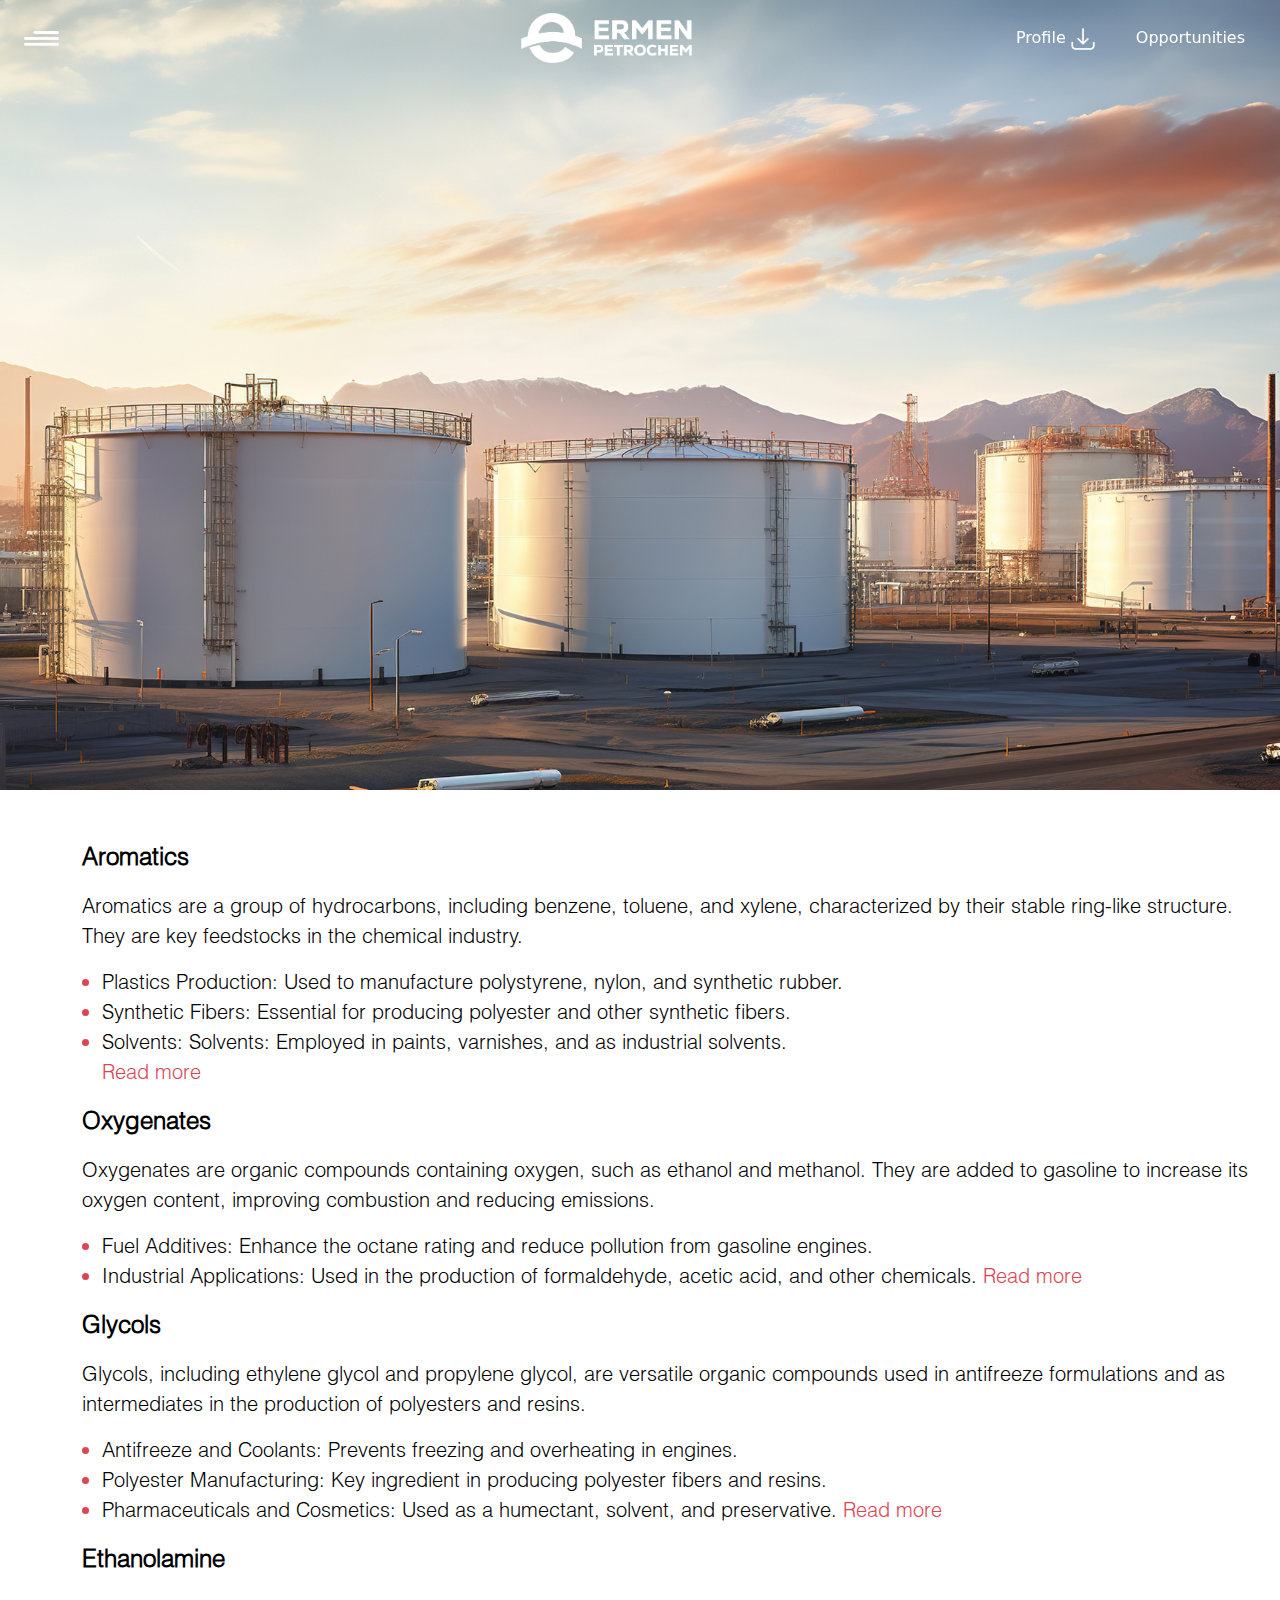
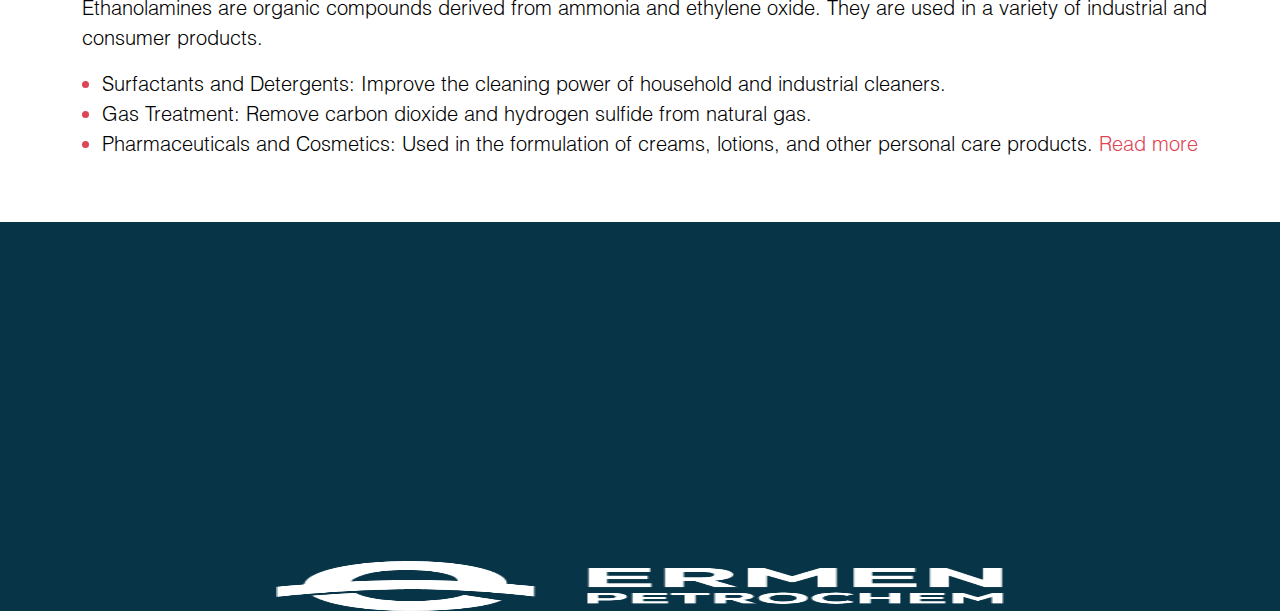
<file: petrochemicals.html>
<!DOCTYPE html>
<html lang="en">

<head>
    <meta charset="UTF-8">
    <meta name="viewport" content="width=device-width, initial-scale=1.0">
    <title>Veritase</title>
    <link rel="stylesheet" href="https://cdn.jsdelivr.net/npm/bootstrap@5.2.3/dist/css/bootstrap.min.css">
    <link rel="stylesheet" href="https://cdn.jsdelivr.net/npm/bootstrap@4.6.2/dist/css/bootstrap.min.css"
        integrity="sha384-xOolHFLEh07PJGoPkLv1IbcEPTNtaed2xpHsD9ESMhqIYd0nLMwNLD69Npy4HI+N" crossorigin="anonymous">
    <link rel="stylesheet" href="petrochemical.css">
    <link rel="stylesheet" href="https://cdnjs.cloudflare.com/ajax/libs/font-awesome/6.6.0/css/all.min.css"
        integrity="sha512-Kc323vGBEqzTmouAECnVceyQqyqdsSiqLQISBL29aUW4U/M7pSPA/gEUZQqv1cwx4OnYxTxve5UMg5GT6L4JJg=="
        crossorigin="anonymous" referrerpolicy="no-referrer" />
</head>

<body>
    <header>
        <div class="container-fluid">
            <div class="row">
                <nav class="navbar navbar-expand-lg navbar-light fixed-top head-navbar">
                    <div class="container-fluid navbar-container d-flex align-items-center">
                        <!-- Left side menu icon -->
                        <div class="col-lg-2">
                            <button class="btn menu-btn" type="button" data-bs-toggle="offcanvas"
                                data-bs-target="#menu-links">
                                <img src="images/menu.png" alt="Menu" style="width: 35px; height: 15px;">
                            </button>
                        </div>
                        <div class="col-lg-6 col-md-6 col-sm-6">
                            <!-- Centered logo -->
                            <div class="mx-auto">
                                <a class="navbar-brand" href="index.html"><img src="images/Ermen_White.png" alt="center-logo"></a>
                            </div>
                        </div>
                        <!-- Right side links -->
                        <div>
                            <!-- <div class="col-lg-4"> -->
                            <ul class="navbar-nav right-side">
                                <li class="nav-item">
                                    <a class="nav-link text-white" href="#">Profile <span><img
                                                src="images/download_icon.png" alt="arrow-img"
                                                class="down-arrow-icon"></span></a>
                                </li>
                                <li class="nav-item">
                                    <a class="nav-link text-white" href="#">Opportunities</a>
                                </li>
                            </ul>
                            <!-- </div> -->
                        </div>
                    </div>
                </nav>
            </div>
            <div class="offcanvas offcanvas-start menu-list" tabindex="-1" data-bs-backdrop="menu-links" id="menu-links"
                aria-labelledby="menu-linksLabel" style="width: 800px;">
                <div class="offcanvas-header">

                    <button type="button" class="btn-close close-btn" data-bs-dismiss="offcanvas"
                        aria-label="Close"></button>
                </div>
                <div class="offcanvas-body">
                    <div>
                        <ul class="menu-links" id="menu-links">
                            <li class="menu-link"><a href="about.html">Who We Are</a></li>
                            <li class="menu-link"><a href="whatwedo.html">What We Do</a></li>
                            <li class="menu-link"><a href="ourproduct.html">Our Products</a></li>
                            <li class="menu-link"><a href="contact.html">Contact Us</a></li>
                        </ul>
                    </div>
                </div>
            </div>
        </div>
    </header>
    <main>
        <div class="container-fluid mt-5 mb-5">
            <div class="row">
                <div class="col-xl-12 col-md-6 col-xs-12 col-xxl-12 col-lg-12 col-sm-6">
                    <p class="tabcontent_head">Aromatics</p>
                    <p class="tabcontent_first_para">Aromatics are a group of hydrocarbons, including benzene, toluene, and xylene, characterized by their stable ring-like structure. They are key feedstocks in the chemical industry.</p>
                    <ul class="tabcontent_second_para">
                        <li>Plastics Production: Used to manufacture polystyrene, nylon, and synthetic rubber.</li>
                        <li>Synthetic Fibers: Essential for producing polyester and other synthetic fibers.</li>
                        <li>Solvents: Solvents: Employed in paints, varnishes, and as industrial solvents.<br> <span class="read_more_text"><a href="aeromatics.html">Read more</a></span></li>
                    </ul>
                    <p class="tabcontent_head">Oxygenates</p>
                    <p class="tabcontent_first_para">Oxygenates are organic compounds containing oxygen, such as ethanol and methanol. They are added to gasoline to increase its oxygen content, improving combustion and reducing emissions.</p>
                    <ul class="tabcontent_second_para">
                        <li>Fuel Additives: Enhance the octane rating and reduce pollution from gasoline engines.</li>
                        <li>Industrial Applications: Used in the production of formaldehyde, acetic acid, and other chemicals. <span class="read_more_text"><a href="oxygenates.html">Read more</a></span></li>
                        
                    </ul>
                    <p class="tabcontent_head">Glycols</p>
                    <p class="tabcontent_first_para">Glycols, including ethylene glycol and propylene glycol, are versatile organic compounds used in antifreeze formulations and as intermediates in the production of polyesters and resins.</p>
                    <ul class="tabcontent_second_para">
                        <li>Antifreeze and Coolants: Prevents freezing and overheating in engines.</li>
                        <li>Polyester Manufacturing: Key ingredient in producing polyester fibers and resins.</li>
                        <li>Pharmaceuticals and Cosmetics: Used as a humectant, solvent, and preservative.  <span class="read_more_text"><a href="glycols.html">Read more</a></span></li>
                        
                    </ul>
                    <p class="tabcontent_head">Ethanolamine</p>
                    <p class="tabcontent_first_para">Ethanolamines are organic compounds derived from ammonia and ethylene oxide. They are used in a variety of industrial and consumer products.</p>
                    <ul class="tabcontent_second_para">
                        <li>Surfactants and Detergents: Improve the cleaning power of household and industrial cleaners.</li>
                        <li>Gas Treatment: Remove carbon dioxide and hydrogen sulfide from natural gas.</li>
                        <li>Pharmaceuticals and Cosmetics: Used in the formulation of creams, lotions, and other personal care products.  <span class="read_more_text"><a href="ethanalomine.html">Read more</a></span></li>
                        
                    </ul>
                </div>
            </div>
        </div>
    </main>
    <footer>
        <div class="container-fluid">
            <div class="row">
                <div class="footer-container">
                    <div class="col-lg-4 left-content">
                        <p class="foot-text"><a href="#"><img src="images/linkedin.png" alt="linked-img"
                                    class="link-icon"></a>&nbsp;Follow Us</p>
                        <p class="foot-text-1">@Copyright 2024 Veritase</p>
                    </div>
                    <div class="col-lg-4 footer-logo">
                        <img src="images/Ermen_White.png" alt="logo" class="footer-logo-img">

                    </div>
                    <div class="col-lg-4 right-content pt-5">
                        <div class="list-item li-item-1">
                            <img src="images/location.png" alt="loction-icon" class="location-icon">
                            <div class="list-text-1">
                                <p class="list-text-head">Location</p>
                                <p class="list-text-para">Office #208,209 <br>Spectrum Building<br>Oud Metha, Dubai, UAE
                                </p>
                            </div>
                        </div>
                        <div class="list-item pt-4 li-item-1">
                            <img src="images/Contact.png" alt="call-icon" class="call-icon">
                            <div class="list-text-1">
                                <p class="list-text-head">Contact</p>
                                <p class="list-text-para">+971 4 2235254</p>
                            </div>
                        </div>
                        <div class="list-item pt-4">
                            <img src="images/mail.png" alt="mail-icon" class="mail-icon">
                            <div class="list-text-1">
                                <p class="list-text-head">Email</p>
                                <p class="list-text-para">info@veritase.com</p>
                            </div>
                        </div>
                    </div>
                </div>
            </div>
        </div>
    </footer>
    <script src="https://cdn.jsdelivr.net/npm/jquery@3.5.1/dist/jquery.slim.min.js"
        integrity="sha384-DfXdz2htPH0lsSSs5nCTpuj/zy4C+OGpamoFVy38MVBnE+IbbVYUew+OrCXaRkfj"
        crossorigin="anonymous"></script>
    <script src="https://cdn.jsdelivr.net/npm/bootstrap@4.6.2/dist/js/bootstrap.bundle.min.js"
        integrity="sha384-Fy6S3B9q64WdZWQUiU+q4/2Lc9npb8tCaSX9FK7E8HnRr0Jz8D6OP9dO5Vg3Q9ct"
        crossorigin="anonymous"></script>
    <script src="https://cdn.jsdelivr.net/npm/bootstrap@5.2.3/dist/js/bootstrap.bundle.min.js
 "></script>
    <script src="script.js"></script>
</body>

</html>
</file>
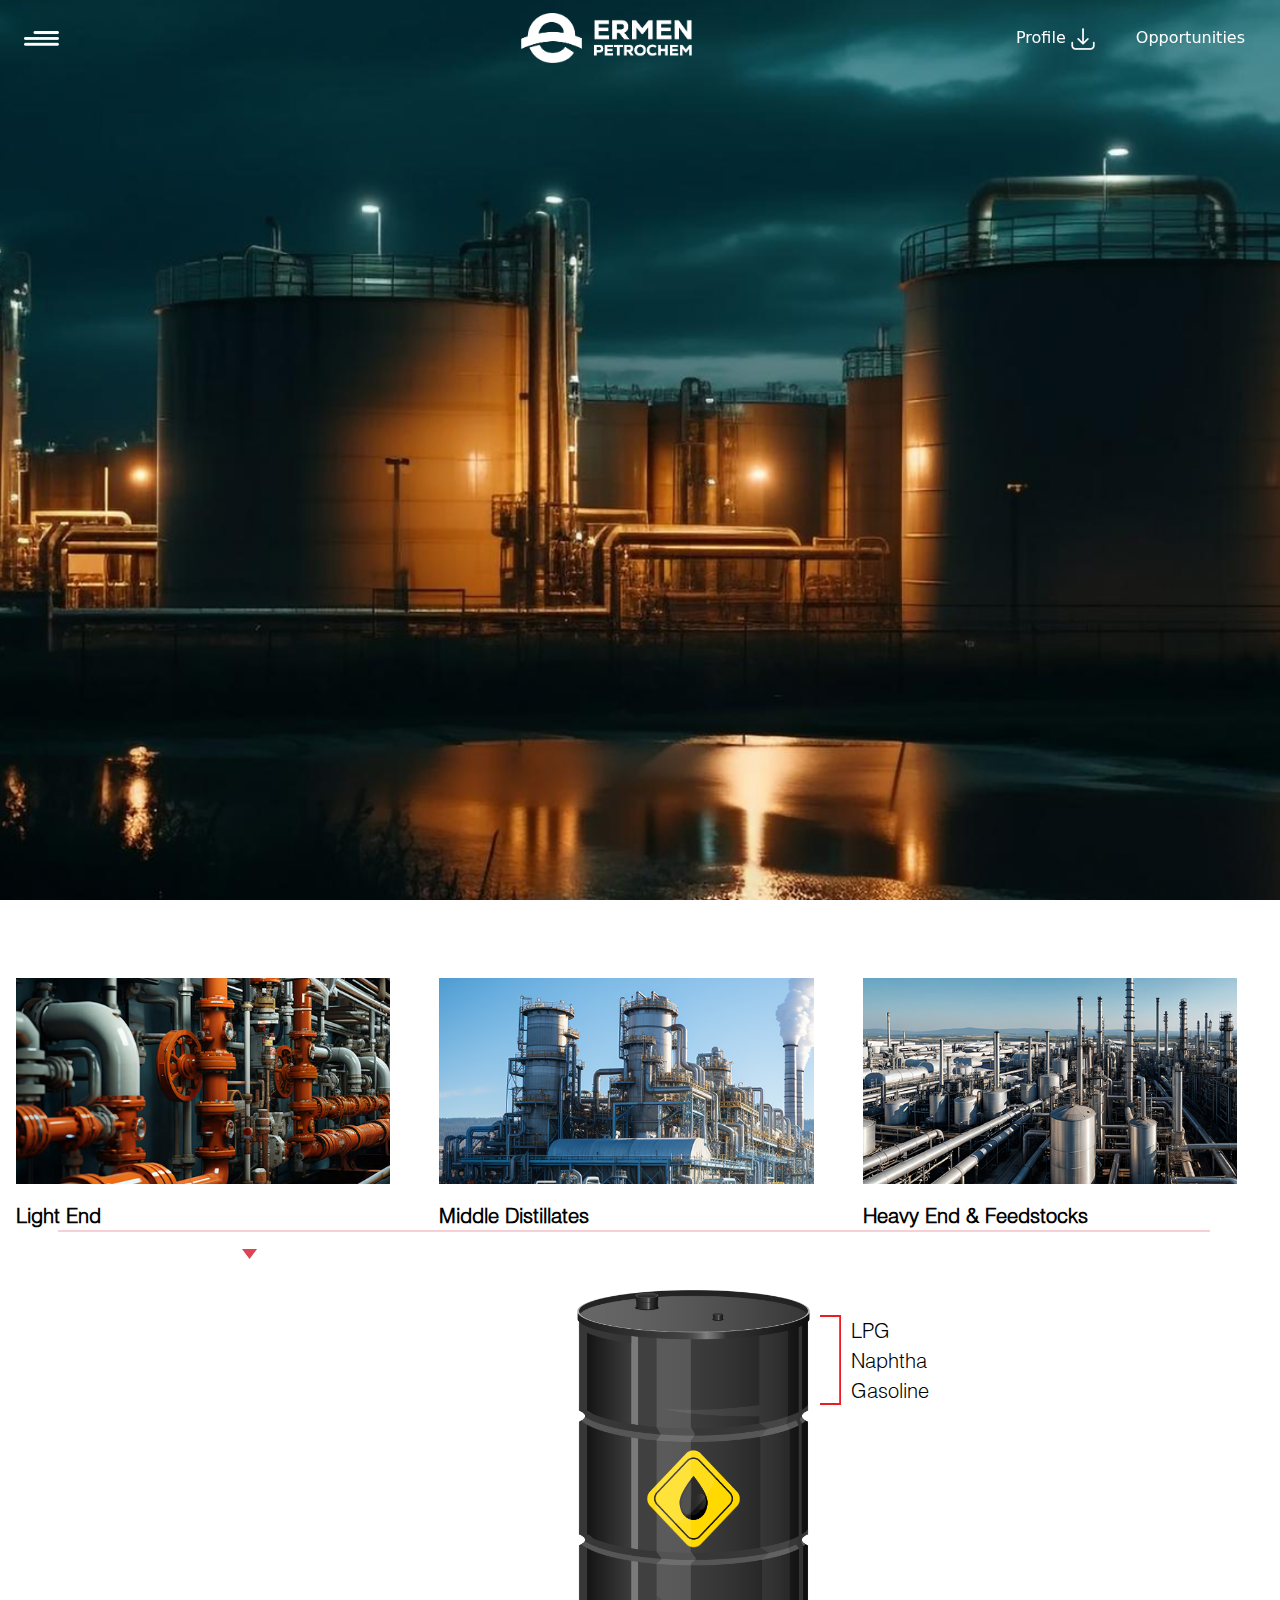
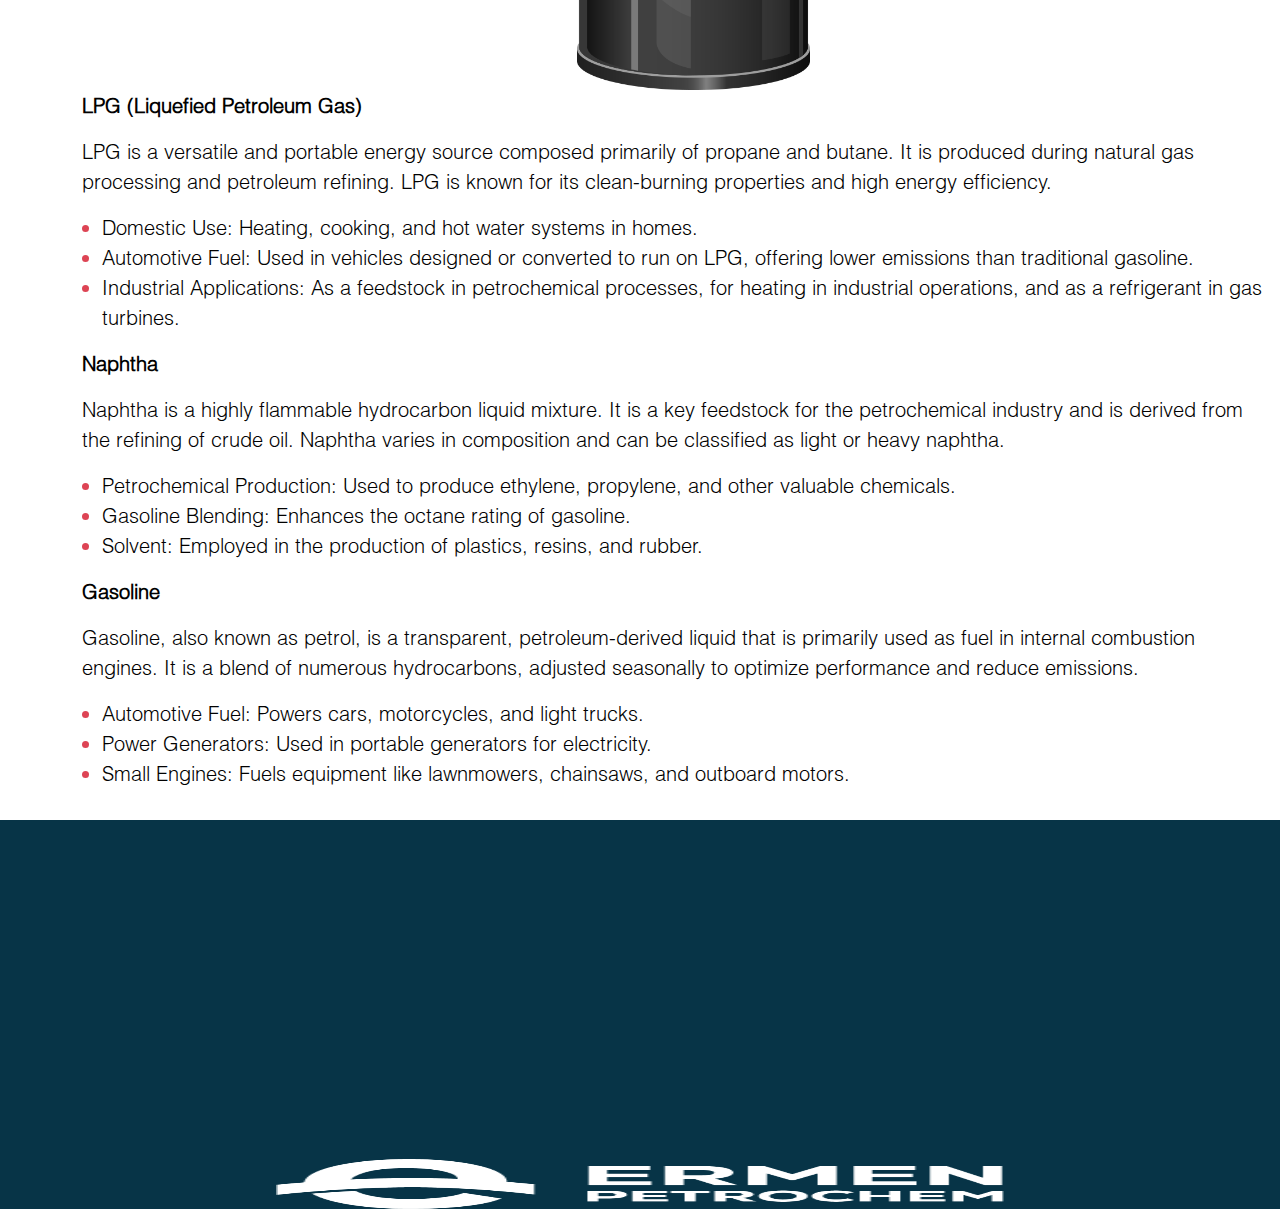
<file: petroleum.html>
<!DOCTYPE html>
<html lang="en">

<head>
    <meta charset="UTF-8">
    <meta name="viewport" content="width=device-width, initial-scale=1.0">
    <title>Veritase</title>
    <link rel="stylesheet" href="https://cdn.jsdelivr.net/npm/bootstrap@5.2.3/dist/css/bootstrap.min.css">
    <link rel="stylesheet" href="https://cdn.jsdelivr.net/npm/bootstrap@4.6.2/dist/css/bootstrap.min.css"
        integrity="sha384-xOolHFLEh07PJGoPkLv1IbcEPTNtaed2xpHsD9ESMhqIYd0nLMwNLD69Npy4HI+N" crossorigin="anonymous">
    <link rel="stylesheet" href="petroleum.css">
    <link rel="stylesheet" href="https://cdnjs.cloudflare.com/ajax/libs/font-awesome/6.6.0/css/all.min.css"
        integrity="sha512-Kc323vGBEqzTmouAECnVceyQqyqdsSiqLQISBL29aUW4U/M7pSPA/gEUZQqv1cwx4OnYxTxve5UMg5GT6L4JJg=="
        crossorigin="anonymous" referrerpolicy="no-referrer" />
</head>

<body>
    <header>
        <div class="container-fluid">
            <div class="row">
                <nav class="navbar navbar-expand-lg navbar-light fixed-top head-navbar">
                    <div class="container-fluid navbar-container d-flex align-items-center">
                        <!-- Left side menu icon -->
                        <div class="col-lg-2">
                            <button class="btn menu-btn" type="button" data-bs-toggle="offcanvas"
                                data-bs-target="#menu-links">
                                <img src="images/menu.png" alt="Menu" style="width: 35px; height: 15px;">
                            </button>
                        </div>
                        <div class="col-lg-6 col-md-6 col-sm-6">
                            <!-- Centered logo -->
                            <div class="mx-auto">
                                <a class="navbar-brand" href="index.html"><img src="images/Ermen_White.png" alt="center-logo"></a>
                            </div>
                        </div>
                        <!-- Right side links -->
                        <div>
                            <!-- <div class="col-lg-4"> -->
                            <ul class="navbar-nav right-side">
                                <li class="nav-item">
                                    <a class="nav-link text-white" href="#">Profile <span><img
                                                src="images/download_icon.png" alt="arrow-img"
                                                class="down-arrow-icon"></span></a>
                                </li>
                                <li class="nav-item">
                                    <a class="nav-link text-white" href="#">Opportunities</a>
                                </li>
                            </ul>
                            <!-- </div> -->
                        </div>
                    </div>
                </nav>
            </div>
            <div class="offcanvas offcanvas-start menu-list" tabindex="-1" data-bs-backdrop="menu-links" id="menu-links"
                aria-labelledby="menu-linksLabel" style="width: 800px;">
                <div class="offcanvas-header">

                    <button type="button" class="btn-close close-btn" data-bs-dismiss="offcanvas"
                        aria-label="Close"></button>
                </div>
                <div class="offcanvas-body">
                    <div>
                        <ul class="menu-links" id="menu-links">
                            <li class="menu-link"><a href="about.html">Who We Are</a></li>
                            <li class="menu-link"><a href="whatwedo.html">What We Do</a></li>
                            <li class="menu-link"><a href="ourproduct.html">Our Products</a></li>
                            <li class="menu-link"><a href="contact.html">Contact Us</a></li>
                        </ul>
                    </div>
                </div>
            </div>
        </div>
    </header>
    <section>
        <div class="container-fluid">
            <div class="row tab-image-content">
              
                <ul class="nav nav-pills tab-container" id="pills-tab" role="tablist">
                    <li class="nav-item  mb-5" role="presentation">
                        <button class="nav-link active" id="pills-home-tab" data-bs-toggle="pill"
                            data-bs-target="#pills-home" type="button" role="tab" aria-controls="pills-home"
                            aria-selected="true"><img src="images/Lightend.png" alt=""  class="img-fluid"><p class="image_head_text pt-3">Light End</p></button>
                    </li>
                    <li class="nav-item  mb-5" role="presentation">
                        <button class="nav-link" id="pills-profile-tab" data-bs-toggle="pill"
                            data-bs-target="#pills-profile" type="button" role="tab" aria-controls="pills-profile"
                            aria-selected="false"><img src="images/middle.png" alt=""  class="img-fluid"><p class="image_head_text pt-3">Middle Distillates</p></button>
                    </li>
                    <li class="nav-item  mb-5" role="presentation">
                        <button class="nav-link" id="pills-contact-tab" data-bs-toggle="pill"
                            data-bs-target="#pills-contact" type="button" role="tab" aria-controls="pills-contact"
                            aria-selected="false"><img src="images/heavy end.png" alt=""  class="img-fluid"><p class="image_head_text pt-3">Heavy End & Feedstocks</p></button>
                    </li>
<hr class="active_hr">
                </ul>
                <div class="tab-content pb-3" id="pills-tabContent">
                    <div class="tab-pane fade show active content-view_1" id="pills-home" role="tabpanel"
                        aria-labelledby="pills-home-tab" tabindex="0">
                        <img src="images/down arrow.png" alt="caret_icon" class="caret_icon">
                        <img src="images/barrel.png" alt="barrel-img" class="img-fluid content-img"><img src="images/marking.png" alt="marking_img" class="marking_img"><Span class="marking_text">LPG<br>Naphtha<br>Gasoline</Span>
                        
                        <p class="tabcontent_head">LPG (Liquefied Petroleum Gas)</p>
                        <p class="tabcontent_first_para">LPG is a versatile and portable energy source composed primarily of propane and butane. It is produced during natural gas processing and petroleum refining. LPG is known for its clean-burning properties and high energy efficiency.</p>
                        <ul class="tabcontent_second_para">
                            <li>Domestic Use: Heating, cooking, and hot water systems in homes.</li>
                            <li>Automotive Fuel: Used in vehicles designed or converted to run on LPG, offering lower emissions than traditional gasoline.</li>
                            <li>Industrial Applications: As a feedstock in petrochemical processes, for heating in industrial operations, and as a refrigerant in gas turbines.</li>
                        </ul>
                        <p class="tabcontent_head">Naphtha</p>
                        <p class="tabcontent_first_para">Naphtha is a highly flammable hydrocarbon liquid mixture. It is a key feedstock for the petrochemical industry and is derived from the refining of crude oil. Naphtha varies in composition and can be classified as light or heavy naphtha.</p>
                        <ul class="tabcontent_second_para">
                            <li>Petrochemical Production: Used to produce ethylene, propylene, and other valuable chemicals.</li>
                            <li>Gasoline Blending: Enhances the octane rating of gasoline.</li>
                            <li>Solvent: Employed in the production of plastics, resins, and rubber.</li>
                        </ul>
                        <p class="tabcontent_head">Gasoline</p>
                        <p class="tabcontent_first_para">Gasoline, also known as petrol, is a transparent, petroleum-derived liquid that is primarily used as fuel in internal combustion engines. It is a blend of numerous hydrocarbons, adjusted seasonally to optimize performance and reduce emissions.</p>
                        <ul class="tabcontent_second_para">
                            <li>Automotive Fuel: Powers cars, motorcycles, and light trucks.
                            </li>
                            <li>Power Generators: Used in portable generators for electricity.
                            </li>
                            <li>Small Engines: Fuels equipment like lawnmowers, chainsaws, and outboard motors.
                            </li>
                        </ul>
                    </div>
                    <div class="tab-pane fade" id="pills-profile" role="tabpanel"
                        aria-labelledby="pills-profile-tab" tabindex="0">
                        <img src="images/down arrow.png" alt="caret_icon" class="caret_icon_1">
                        <img src="images/barrel.png" alt="barrel-img" class="img-fluid content-img"><img src="images/marking.png" alt="marking_img" class="marking_img_1"><Span class="marking_text_1">Kerosene<br>Low and High<br>Sulphur Gasoil</Span>
                        
                        <p class="tabcontent_head">Kerosene</p>
                        <p class="tabcontent_first_para">Kerosene is a light fuel oil obtained by distilling crude oil. It has a lower volatility than gasoline, making it safer to handle and store. Kerosene is prized for its clean-burning properties.</p>
                        <ul class="tabcontent_second_para">
                            <li>Jet Fuel: Primary component of aviation fuel (Jet-A, Jet-A1).</li>
                            <li>Heating Oil: Used in space heaters, lamps, and stoves.
                            </li>
                            <li>Industrial Applications: Solvent for greases and insecticides, and as a cleaning agent..</li>
                        </ul>
                        <p class="tabcontent_head">Low and High Sulphur Gasoil</p>
                        <p class="tabcontent_first_para">Gasoil, also known as diesel, is a middle distillate used as fuel. The sulfur content can vary, with low sulfur gasoil (ULSD) being more environmentally friendly due to lower emissions of sulfur oxides.</p>
                        <ul class="tabcontent_second_para">
                            <li>Diesel Engines: Fuel for trucks, buses, trains, and marine vessels.</li>
                            <li>Heating Oil: Used in residential and commercial heating systems.</li>
                            <li>Power Generation: In generators for electricity production.</li>
                        </ul>
                                               </div>
                    <div class="tab-pane fade" id="pills-contact" role="tabpanel"
                        aria-labelledby="pills-contact-tab" tabindex="0">
                        <img src="images/down arrow.png" alt="caret_icon" class="caret_icon_2">
                        <img src="images/barrel.png" alt="barrel-img" class="img-fluid content-img"><img src="images/marking.png" alt="marking_img" class="marking_img_3"><Span class="marking_text_3">Fuel Oil<br>VGO (Vaccum Gas Oil)<br>Bitumen</Span>
                        
                        <p class="tabcontent_head">Fuel Oil</p>
                        <p class="tabcontent_first_para">Fuel oil is a fraction obtained from petroleum distillation, either as a distillate or a residue. It is used primarily for heating or as a fuel in marine vessels. Fuel oils are classified into different grades based on their viscosity and boiling point.</p>
                        <ul class="tabcontent_second_para">
                            <li>Industrial Heating: Used in furnaces and boilers in manufacturing plants
                            </li>
                            <li>Power Generation: Fuel for power plants and backup generators.
                            </li>
                            <li>Marine Fuel: Bunker fuel for ships and large marine vessels.
                            </li>
                        </ul>
                        <p class="tabcontent_head">VGO
                        </p>
                        <p class="tabcontent_first_para">VGO is a heavy distillate product derived from the vacuum distillation of crude oil. It serves as a crucial feedstock for fluid catalytic cracking (FCC) units, which produce lighter products like gasoline and diesel.</p>
                        <ul class="tabcontent_second_para">
                            <li>Feedstock for Refineries: Converted into valuable lighter products such as gasoline, diesel, and jet fuel through catalytic cracking.</li>
                            <li>Blending Component: Used in the blending of various fuels.
                            </li>
                         </ul>
                        
                    </div>
                    
                </div>

            </div>
        </div>
    </section>

</main>
    <footer>
        <div class="container-fluid">
            <div class="row">
                <div class="footer-container">
                    <div class="col-lg-4 left-content">
                        <p class="foot-text"><a href="#"><img src="images/linkedin.png" alt="linked-img"
                                    class="link-icon"></a>&nbsp;Follow Us</p>
                        <p class="foot-text-1">@Copyright 2024 Veritase</p>
                    </div>
                    <div class="col-lg-4 footer-logo">
                        <img src="images/Ermen_White.png" alt="logo" class="footer-logo-img">

                    </div>
                    <div class="col-lg-4 right-content pt-5">
                        <div class="list-item li-item-1">
                            <img src="images/location.png" alt="loction-icon" class="location-icon">
                            <div class="list-text-1">
                                <p class="list-text-head">Location</p>
                                <p class="list-text-para">Office #208,209 <br>Spectrum Building<br>Oud Metha, Dubai, UAE
                                </p>
                            </div>
                        </div>
                        <div class="list-item pt-4 li-item-1">
                            <img src="images/Contact.png" alt="call-icon" class="call-icon">
                            <div class="list-text-1">
                                <p class="list-text-head">Contact</p>
                                <p class="list-text-para">+971 4 2235254</p>
                            </div>
                        </div>
                        <div class="list-item pt-4">
                            <img src="images/mail.png" alt="mail-icon" class="mail-icon">
                            <div class="list-text-1">
                                <p class="list-text-head">Email</p>
                                <p class="list-text-para">info@veritase.com</p>
                            </div>
                        </div>
                    </div>
                </div>
            </div>
        </div>
    </footer>
    <script src="https://cdn.jsdelivr.net/npm/jquery@3.5.1/dist/jquery.slim.min.js"
        integrity="sha384-DfXdz2htPH0lsSSs5nCTpuj/zy4C+OGpamoFVy38MVBnE+IbbVYUew+OrCXaRkfj"
        crossorigin="anonymous"></script>
    <script src="https://cdn.jsdelivr.net/npm/bootstrap@4.6.2/dist/js/bootstrap.bundle.min.js"
        integrity="sha384-Fy6S3B9q64WdZWQUiU+q4/2Lc9npb8tCaSX9FK7E8HnRr0Jz8D6OP9dO5Vg3Q9ct"
        crossorigin="anonymous"></script>
    <script src="https://cdn.jsdelivr.net/npm/bootstrap@5.2.3/dist/js/bootstrap.bundle.min.js
 "></script>
    <script src="script.js"></script>
</body>

</html>
</file>
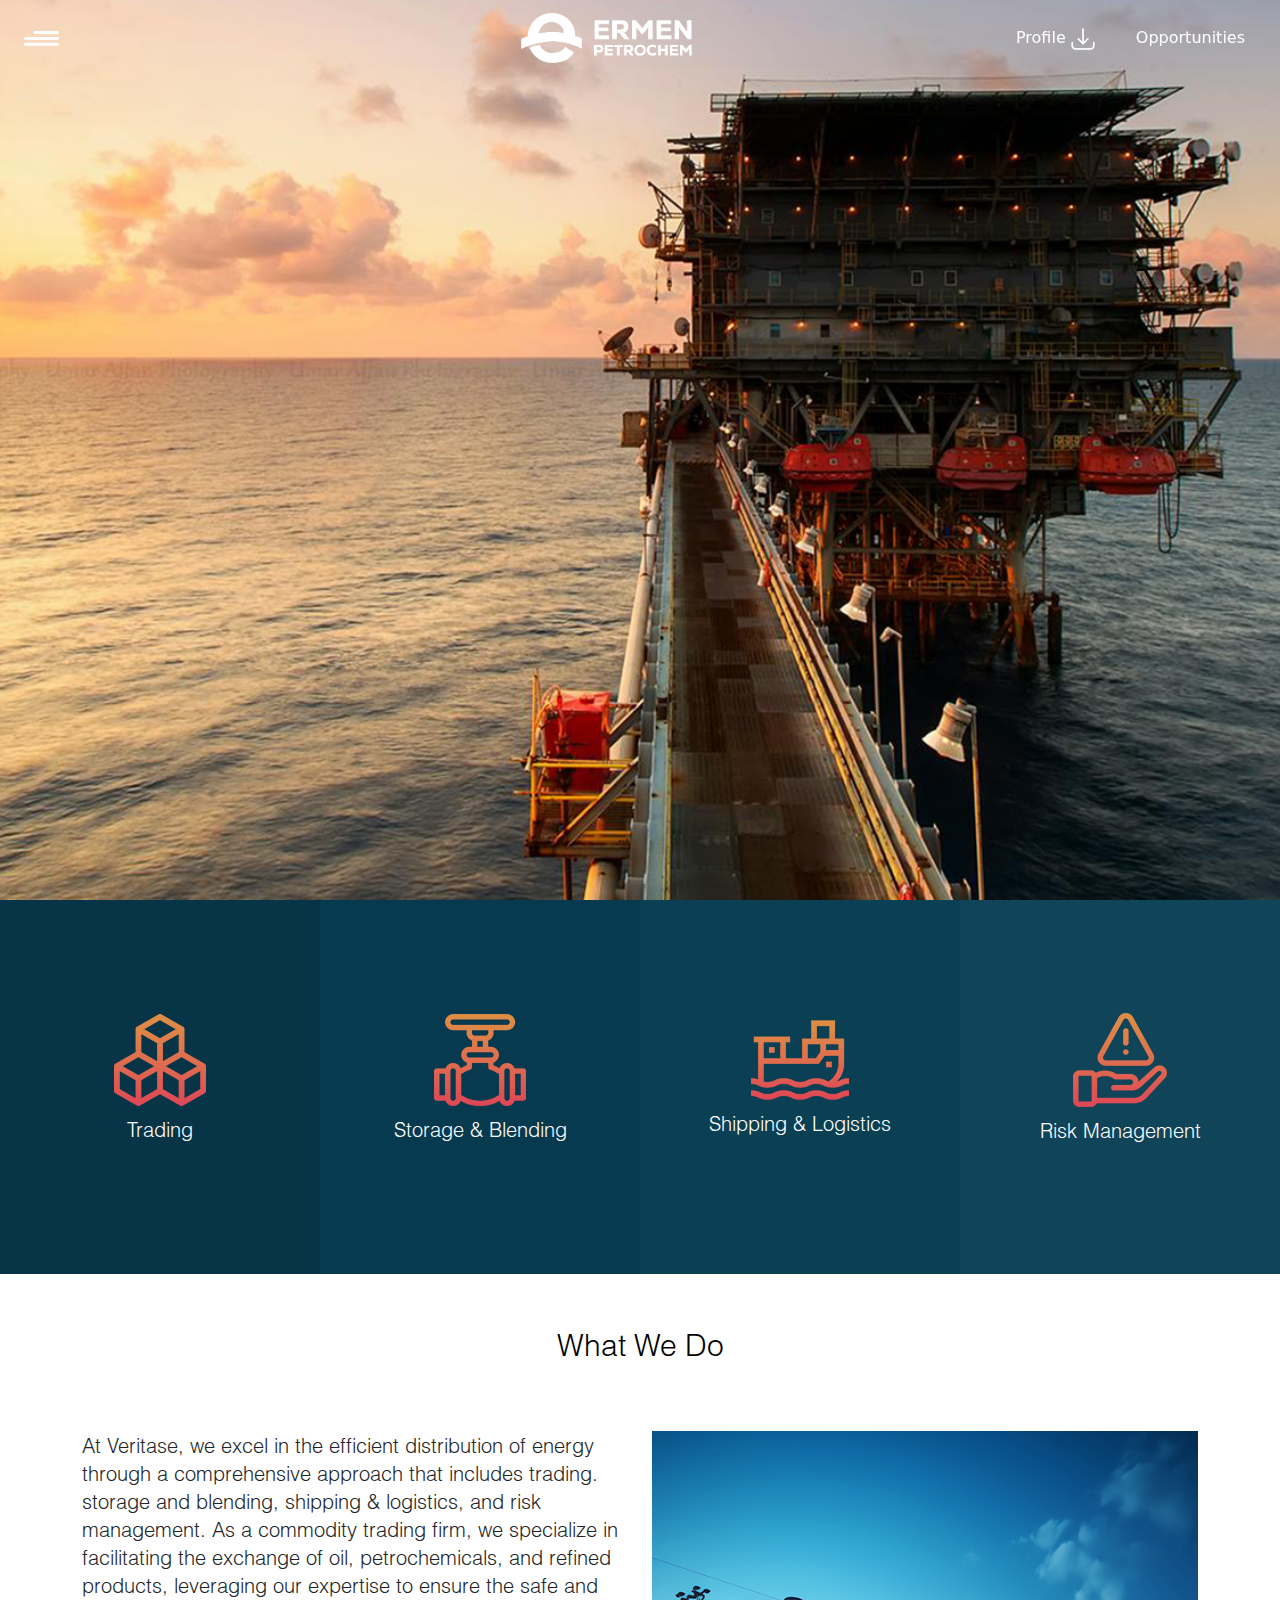
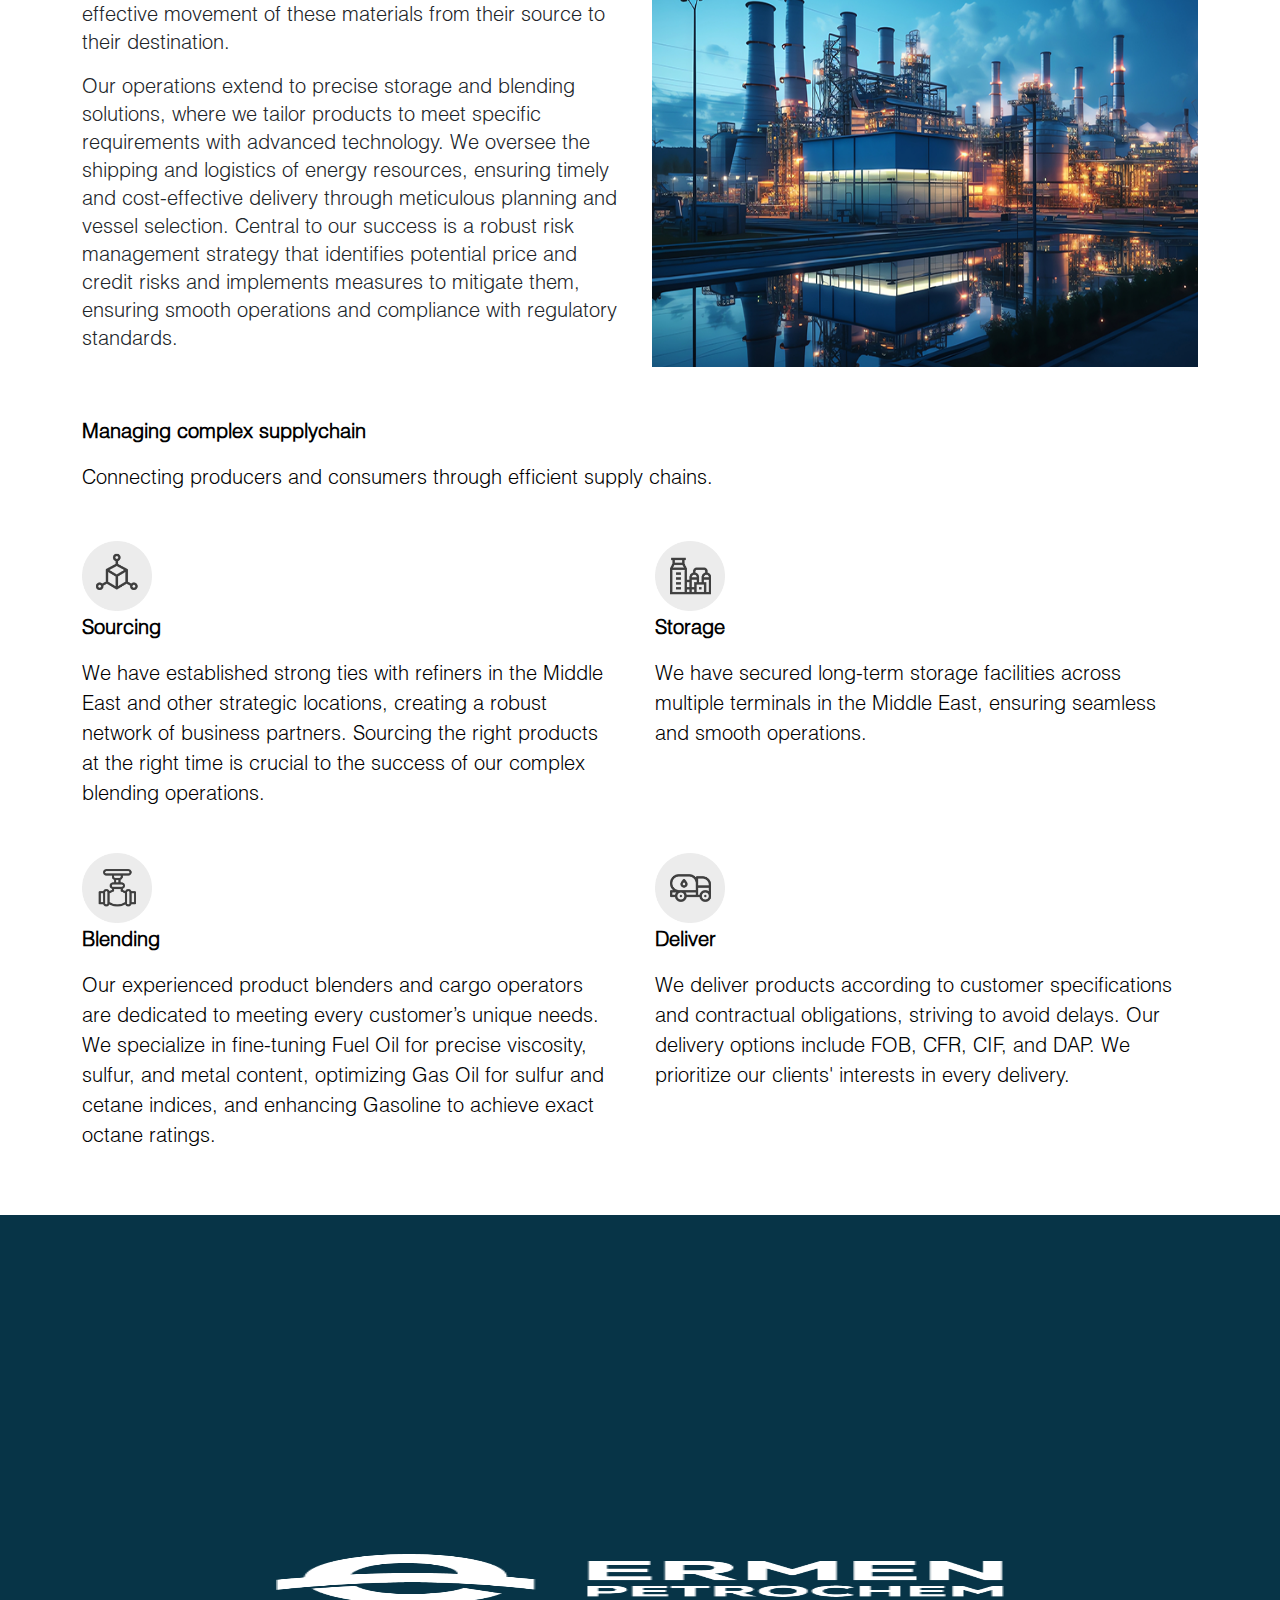
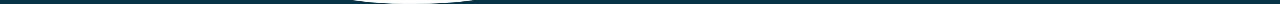
<file: whatwedo.html>
<!DOCTYPE html>
<html lang="en">

<head>
    <meta charset="UTF-8">
    <meta name="viewport" content="width=device-width, initial-scale=1.0">
    <title>Veritase</title>
    <link rel="stylesheet" href="https://cdn.jsdelivr.net/npm/bootstrap@5.2.3/dist/css/bootstrap.min.css">
    <link rel="stylesheet" href="https://cdn.jsdelivr.net/npm/bootstrap@4.6.2/dist/css/bootstrap.min.css"
        integrity="sha384-xOolHFLEh07PJGoPkLv1IbcEPTNtaed2xpHsD9ESMhqIYd0nLMwNLD69Npy4HI+N" crossorigin="anonymous">
    <link rel="stylesheet" href="whatwedo.css">
    <link rel="stylesheet" href="https://cdnjs.cloudflare.com/ajax/libs/font-awesome/6.6.0/css/all.min.css"
        integrity="sha512-Kc323vGBEqzTmouAECnVceyQqyqdsSiqLQISBL29aUW4U/M7pSPA/gEUZQqv1cwx4OnYxTxve5UMg5GT6L4JJg=="
        crossorigin="anonymous" referrerpolicy="no-referrer" />
</head>

<body>
    <header>
        <div class="container-fluid">
            <div class="row">
                <nav class="navbar navbar-expand-lg navbar-light fixed-top head-navbar">
                    <div class="container-fluid navbar-container d-flex align-items-center">
                        <!-- Left side menu icon -->
                        <div class="col-lg-2">
                            <button class="btn menu-btn" type="button" data-bs-toggle="offcanvas"
                                data-bs-target="#menu-links">
                                <img src="images/menu.png" alt="Menu" style="width: 35px; height: 15px;">
                            </button>
                        </div>
                        <div class="col-lg-6 col-md-6 col-sm-6">
                            <!-- Centered logo -->
                            <div class="mx-auto">
                                <a class="navbar-brand" href="index.html"><img src="images/Ermen_White.png" alt="center-logo"></a>
                            </div>
                        </div>
                        <!-- Right side links -->
                        <div>
                            <!-- <div class="col-lg-4"> -->
                            <ul class="navbar-nav right-side">
                                <li class="nav-item">
                                    <a class="nav-link text-white" href="#">Profile <span><img
                                                src="images/download_icon.png" alt="arrow-img"
                                                class="down-arrow-icon"></span></a>
                                </li>
                                <li class="nav-item">
                                    <a class="nav-link text-white" href="#">Opportunities</a>
                                </li>
                            </ul>
                            <!-- </div> -->
                        </div>
                    </div>
                </nav>
            </div>
            <div class="offcanvas offcanvas-start menu-list" tabindex="-1" data-bs-backdrop="menu-links" id="menu-links"
                aria-labelledby="menu-linksLabel" style="width: 800px;">
                <div class="offcanvas-header">

                    <button type="button" class="btn-close close-btn" data-bs-dismiss="offcanvas"
                        aria-label="Close"></button>
                </div>
                <div class="offcanvas-body">
                    <div>
                        <ul class="menu-links" id="menu-links">
                            <li class="menu-link"><a href="about">Who We Are</a></li>
                            <li class="menu-link"><a href="#">What We Do</a></li>
                            <li class="menu-link"><a href="ourproduct.html">Our Products</a></li>
                            <li class="menu-link"><a href="contact.html">Contact Us</a></li>
                        </ul>
                    </div>
                </div>
            </div>
        </div>
    </header>
    <main>
        <section>
            <div class="row">
                <div class="box-container">
                    <div class="box box-1">
                        <img src="images/Trading_gradient.png" alt="Trading-img">
                        <p class="pt-2">Trading</p>
                    </div>
                    <div class="box box-2">
                        <img src="images/Blending_gradient.png" alt="blending-img">
                        <p class="pt-2">Storage & Blending</p>
                    </div>
                    <div class="box box-3">
                        <img src="images/Shipping_gradient.png" alt="shipping-img">
                        <p class="pt-2">Shipping & Logistics</p>
                    </div>
                    <div class="box box-4">
                        <img src="images/risk-management.png" alt="risk-img">
                        <p class="pt-2">Risk Management</p>
                    </div>
                </div>
            </div>
        </section>
        <section class="whatwedo" id="whatwedo">
            <div class="container">
                <div class="row">
                    <p class="whatwedo-text text-center p-5">What We Do</p>
                    <div class="col-md-6 col-xl-6 col-lg-6 col-xxl-6 col-xs-12 col-sm-6">
                        <p class="whattext-para">
                            At Veritase, we excel in the efficient distribution of energy through a comprehensive
                            approach that includes trading. storage and blending, shipping & logistics, and risk
                            management. As a commodity trading firm, we specialize in facilitating the exchange of oil,
                            petrochemicals, and refined products, leveraging our expertise to ensure the safe and
                            effective movement of these materials from their source to their destination.
                        </p>
                        <p class="whattext-para">
                            Our operations extend to precise storage and blending solutions, where we tailor products to
                            meet specific requirements with advanced technology. We oversee the shipping and logistics
                            of energy resources, ensuring timely and cost-effective delivery through meticulous planning
                            and vessel selection. Central to our success is a robust risk management strategy that
                            identifies potential price and credit risks and implements measures to mitigate them,
                            ensuring smooth operations and compliance with regulatory standards.
                        </p>
                    </div>
                    <div class="col-md-6 col-xl-6 col-lg-6 col-xxl-6 col-xs-12 col-sm-6">
                        <img src="images/img_02.png" alt="whatwedo" class="img-fluid h-100">
                    </div>
                </div>
            </div>
            <div class="container mt-5">
                <div class="row">
                    <div class="col-xl-12 col-md-6 col-xxl-12 col-lg-12 col-sm-6 col-xs-12">
                        <p class="text-first-content">Managing complex supplychain</p>
                        <p class="text-second-content">Connecting producers and consumers through efficient supply
                            chains.
                        </p>
                        <div class="product_container">
                            <div class="image_text_content">
                                <img src="images/sourcing_01.png" alt="source-img">
                                <p class="image-text-first">Sourcing</p>
                                <p class="image-text-second">We have established strong ties with refiners in the Middle
                                    East and other strategic locations, creating a robust network of business partners.
                                    Sourcing the right products at the right time is crucial to the success of our
                                    complex blending operations.</p>
                            </div>
                            <div class="image_text_content">
                                <img src="images/storage_02.png" alt="storage-img">
                                <p class="image-text-first">Storage</p>
                                <p class="image-text-second">We have secured long-term storage facilities across
                                    multiple terminals in the Middle East, ensuring seamless and smooth operations.</p>
                            </div>
                            <div class="image_text_content">
                                <img src="images/blending_03.png" alt="blending-img">
                                <p class="image-text-first">Blending</p>
                                <p class="image-text-second">Our experienced product blenders and cargo operators are
                                    dedicated to meeting every customer’s unique needs. We specialize in fine-tuning
                                    Fuel Oil for precise viscosity, sulfur, and metal content, optimizing Gas Oil for
                                    sulfur and cetane indices, and enhancing Gasoline to achieve exact octane ratings.
                                </p>
                            </div>
                            <div class="image_text_content">
                                <img src="images/deliver_04.png" alt="deliver-img">
                                <p class="image-text-first">Deliver</p>
                                <p class="image-text-second">We deliver products according to customer specifications
                                    and contractual obligations, striving to avoid delays. Our delivery options include
                                    FOB, CFR, CIF, and DAP. We prioritize our clients' interests in every delivery.</p>
                            </div>
                        </div>
                    </div>
                </div>
            </div>
        </section>
    </main>
    <footer>
        <div class="container-fluid">
            <div class="row">
                <div class="footer-container">
                    <div class="col-lg-4 left-content">
                        <p class="foot-text"><a href="#"><img src="images/linkedin.png" alt="linked-img"
                                    class="link-icon"></a>&nbsp;Follow Us</p>
                        <p class="foot-text-1">@Copyright 2024 Veritase</p>
                    </div>
                    <div class="col-lg-4 footer-logo">
                        <img src="images/Ermen_White.png" alt="logo" class="footer-logo-img">

                    </div>
                    <div class="col-lg-4 right-content pt-5">
                        <div class="list-item li-item-1">
                            <img src="images/location.png" alt="loction-icon" class="location-icon">
                            <div class="list-text-1">
                                <p class="list-text-head">Location</p>
                                <p class="list-text-para">Office #208,209 <br>Spectrum Building<br>Oud Metha, Dubai, UAE
                                </p>
                            </div>
                        </div>
                        <div class="list-item pt-4 li-item-1">
                            <img src="images/Contact.png" alt="call-icon" class="call-icon">
                            <div class="list-text-1">
                                <p class="list-text-head">Contact</p>
                                <p class="list-text-para">+971 4 2235254</p>
                            </div>
                        </div>
                        <div class="list-item pt-4">
                            <img src="images/mail.png" alt="mail-icon" class="mail-icon">
                            <div class="list-text-1">
                                <p class="list-text-head">Email</p>
                                <p class="list-text-para">info@veritase.com</p>
                            </div>
                        </div>
                    </div>
                </div>
            </div>
        </div>
    </footer>
    <script src="https://cdn.jsdelivr.net/npm/jquery@3.5.1/dist/jquery.slim.min.js"
        integrity="sha384-DfXdz2htPH0lsSSs5nCTpuj/zy4C+OGpamoFVy38MVBnE+IbbVYUew+OrCXaRkfj"
        crossorigin="anonymous"></script>
    <script src="https://cdn.jsdelivr.net/npm/bootstrap@4.6.2/dist/js/bootstrap.bundle.min.js"
        integrity="sha384-Fy6S3B9q64WdZWQUiU+q4/2Lc9npb8tCaSX9FK7E8HnRr0Jz8D6OP9dO5Vg3Q9ct"
        crossorigin="anonymous"></script>
    <script src="https://cdn.jsdelivr.net/npm/bootstrap@5.2.3/dist/js/bootstrap.bundle.min.js
 "></script>
    <script src="script.js"></script>
</body>

</html>
</file>
<file: style.css>
@import url('https://fonts.cdnfonts.com/css/helvetica-neue-55');

* {
    margin: 0;
    padding: 0;
    box-sizing: border-box;
}

@font-face {
    font-family: "Helvetica Light";
    src: url("font/Helvetica\ Light\ Regular.otf");

}

@font-face {
    font-family: "Helvetica Bold";
    src: url("font/Helvetica-Bold.ttf");
}

@font-face {
    font-family: "Helvetica Neue";
    src: url("font/HelveticaNeueThin.otf");
}

@media (prefers-reduced-motion: no-preference) {
    :root {
        scroll-behavior: smooth;
    }
}

:root {
    --Primary-Font: "Helvetica Light";
    --Secondary-Font: "Helvetica Bold";
    --Third-Font: "Helvetica Neue";
}


html {
    scroll-padding-top: 3.5rem;
}

body {
    width: 100%;
    scroll-behavior: smooth;
    overflow-x: hidden;
}

header {
    width: 100%;
    height: 100vh;
    background: url("images/banner_01.png");
    position: relative;
    background-position: center;
    background-size: cover;
}

.navbar {
    width: 100%;
    transition: background-color 2s ease;
}

.carousel {
    overflow-x: hidden;

}
.navbar-container {
    display: flex;
    align-items: center;
    /* Vertically centers items */
}

.mx-auto {
    display: flex;
    justify-content: center;
    align-items: center;
}
.mx-auto img{
    height: 50px;
}
.navbar-brand {
    display: flex;
    justify-content: center;
    align-content: center;
    text-align: center;
}

.center-logo{
    height: 30px;
}
.nav-item {
    width: 50%;
    display: flex;
    margin-right: 15px;
}



.menu-list {
    background: linear-gradient(to bottom, #dd4454 0%, #dd9044 100%);
    transition: 2s;
}

.close-btn {
    filter: brightness(0) invert(1);
}
.menu-links{
    margin-top: 35%;
}

.menu-links li {
    width: 100%;
    height: 100%;
    display: flex;
    justify-content: center;
    align-items: center;

}

.menu-links li a {
    width: 100%;
    height: 100%;
    display: flex;
    justify-content: center;
    align-items: center;
    padding: 10px 20px 10px 20px;
    font-size: 25px;
    text-decoration: none;
    color: #ffff;
    font-family: "Helvetica Light";
}

.oilround-image {
    position: absolute;
    top: 150px;
    left: 200px;
    z-index: 1;
}

.menu-btn {
    border: none;
}

.bubble {
    width: 650px;
    height: 660px;
    animation: bubble 5s cubic-bezier(0.67, 0.53, 0.98, 0.95) infinite;
    background-image: linear-gradient(to top, #dd4454 0%, #dd9044 100%);
}

@keyframes bubble {

    0%,
    100% {
        border-radius: 64% 46% 37% 73% / 55% 58% 42% 45%;
    }

    25% {
        border-radius: 43% 47% 47% 38% / 43% 46% 64% 27%;
    }

    50% {
        border-radius: 48% 72% 44% 56% / 49% 40% 60% 51%;
    }

    75% {
        border-radius: 40% 60% 70% 30% / 47% 62% 38% 53%;
    }
}

.bubble-text {
    position: absolute;
    z-index: 2;
    color: #ffff;
    top: 30%;
    left: 25%;
}

.bubble-text p {
    font-size: 60px;
    font-family: "Helvetica Neue";
}

.btn-text {
    border: 2px solid #f2f5f7;
    color: #ffff;
    border-radius: 50px;
    font-size: 20px;
    padding-left: 30px;
    padding-right: 30px;
}
.right-side a {

    font-size: 16px;
    font-family: var(--Primary-Font);
    color: #ffff;

}
.nav-item {
       display: flex;
    margin-right: 15px;
}



.navbar-nav {
    display: flex;
    column-gap: 10px;
    justify-content: center;
    align-items: center;
}

.navbar.scrolled {
    background-color: #073447;
    opacity: 0.98;

}


.boxes {
    width: 100%;
    height: auto;
}

.box-container {
    width: 100%;
    height: 100%;
    display: flex;
    flex-direction: row;
}

.box {
    width: 100%;
    height: 374px;
    color: #f2f5f7;
}

.box-1 {
    background-color: #073447;
    display: flex;
    flex-direction: column;
    justify-content: center;
    align-items: center;
    font-size: 20px;
    font-family: var(--Primary-Font);
}

.box-2 {
    background-color: #073a4f;
    display: flex;
    flex-direction: column;
    justify-content: center;
    align-items: center;
    font-size: 20px;
    font-family: var(--Primary-Font);
}

.box-3 {
    background-color: #0b3f54;
    display: flex;
    flex-direction: column;
    justify-content: center;
    align-items: center;
    font-size: 20px;
    font-family: var(--Primary-Font);
}

.box-4 {
    background-color: #0f4459;
    display: flex;
    flex-direction: column;
    justify-content: center;
    align-items: center;
    font-size: 20px;
    font-family: var(--Primary-Font);
}

.box-5 {
    background-color: #124b61;
    display: flex;
    flex-direction: column;
    justify-content: center;
    align-items: center;
    font-size: 20px;
    font-family: var(--Primary-Font);
}

.boxes-btn {
    display: flex;
    width: 40px;
    height: 40px;
    border-radius: 100px;
    border: 2px solid #ffff;
    transition: 0.5s;
    justify-content: center;
    align-items: center;
}

.box a {
    text-decoration: none;
}

.box a:hover {
    text-decoration: none;

}

.boxes-btn i {
    color: #ffff;
}

.boxes-btn:hover {
    background-color: #ffff;

}

.boxes-btn:hover i {
    color: #000;
}

.box:hover {
    background: linear-gradient(180deg, #dd8e44, #de4655);
    width: 100%;
    height: 374px;
}

.box:hover img {
    filter: brightness(0) invert(1);
}

.whoweare-image {
    width: 100%;
}

.about-container {
    display: grid;
    grid-template-columns: 50% 50%;


}

.about-content {
    padding-left: 120px;
    padding-right: 100px;
    justify-content: center;
    align-content: center;

}

.about-text-h1 {
    font-size: 26px;
    font-family: var(--Primary-Font);
    color: #010101;
    font-weight: normal;
    font-style: normal;

}

.about-text-h2 {
    font-size: 22px;
    font-family: var(--Primary-Font);
    color: #010101;
    font-weight: Bold;
}

.about-para {
    font-size: 20px;
    font-family: var(--Primary-Font);
    color: #010101;
    font-weight: normal;
    padding-right: 5%;
}

.about-text-h1:before {
    position: absolute;
    content: "01.";
    margin-left: -80px;
    margin-top: -20px;
    font-size: 60px;
    font-family: 'Helvetica Neue';
    background: linear-gradient(to top, #dd4454 0%, #dd9044 100%);
    -webkit-background-clip: text;
    -webkit-text-fill-color: transparent;
    z-index: -1;
    font-weight: normal;
}

.ecosystem-container {
    display: grid;
    grid-template-columns: 50% 50%;
}

.ecosystem-content {
    justify-content: center;
    align-content: center;
    padding-left: 100px;
    padding-right: 100px;
}

.ecosystem-text-h1 {
    font-size: 26px;
    font-family: var(--Primary-Font);
    color: #010101;
    font-weight: normal;
    font-style: normal;
}

.ecosystem-text-h1:before {
    position: absolute;
    content: "02.";
    margin-left: -80px;
    margin-top: -20px;
    font-size: 60px;
    font-family: 'Helvetica Neue';
    background: linear-gradient(to top, #dd4454 0%, #dd9044 100%);
    -webkit-background-clip: text;
    -webkit-text-fill-color: transparent;
    z-index: -1;
    font-weight: normal;
}

.ecosystem-para {
    font-size: 20px;
    font-family: var(--Primary-Font);
    color: #010101;
    font-weight: normal;
}

.whatwedo-container {
    display: grid;
    grid-template-columns: 50% 50%;
}

.whatwedo-content {
    justify-content: center;
    align-content: center;
    padding-left: 120px;
    padding-right: 100px;
}

.whoweare_image_container img {
    width: 102%;
}

.whatwedo-text-h1 {
    font-size: 26px;
    font-family: var(--Primary-Font);
    color: #010101;
    font-weight: normal;
    font-style: normal;
}

.whatwedo-h2 {
    font-size: 22px;
    font-family: var(--Primary-Font);
    color: #010101;
    font-weight: Bold;
}

.whatwedo-para {
    font-size: 20px;
    font-family: var(--Primary-Font);
    color: #010101;
    font-weight: normal;
    padding-right: 5%;
}

.whatwedo-text-h1:before {
    position: absolute;
    content: "03.";
    margin-left: -80px;
    margin-top: -20px;
    font-size: 60px;
    font-family: 'Helvetica Neue';
    font-weight: normal;
    background: linear-gradient(to top, #dd4454 0%, #dd9044 100%);
    -webkit-background-clip: text;
    -webkit-text-fill-color: transparent;
    z-index: -1;
}

/* .our-product {
    height: 100vh;
    background-image: url('images/blue\ bg.png');
    background-size: cover;
    display: flex;
    justify-content: center;
    align-items: center;
} */

.ourproduct-heading {
    position: absolute;
    margin-top: -35%;
    font-size: 26px;
    color: #ffff;
    font-family: var(--Primary-Font);

}

.whoweare-image img {
    width: 101.7%;
}

.our-product {
    width: 100%;
    height: 100vh;
    background-image: url('images/blue\ bg.png');
    background-size: cover;
    background-position: center;
    position: relative;
    display: flex;
    justify-content: center;
    align-items: center;
}

.ourproduct-heading {

    text-align: center;
    font-size: 24px;
    font-family: "Helvetica Light";
    font-weight: Bold;
    color: #fff;
}
.ourproduct-container{
    width: 100%;
    height: auto;
    display: flex;
   justify-content:space-evenly;
    align-items: center;
}
.overlay {
    position: absolute;
    top: 0;
    left: 0;
    right: 0;
    bottom: 0;
    background: linear-gradient(to bottom, #dd4454 0%, #dd9044 100%);
    color: white;
    display: flex;
    flex-direction: column;
    align-items: center;
    justify-content: center;
    opacity: 0;
    transition: opacity 0.3s;
}

.image-card:hover .overlay {
    opacity: 0.8;
}
.op-text {
    margin-top: 5px;
    opacity: 1;
    font-size: 20px;
    font-family: var(--Primary-Font);
}
 .image-card {
    position: relative;
    /* width: 500px;
    height: 300px; */
    overflow: hidden;
}

.image-card img {
    width: 100%;
    height: 100%;
    object-fit: cover;
} 
.btn{
    display: flex;
    align-content: center;
    justify-content: center;
}
.explore-btn{
   position: absolute;
   margin-top: 8%;
}
.ourproduct-btn{
    border: 1px solid #e63509;
    border-radius: 100px;
    /* padding-left: 30px;
    padding-right: 30px; */
    color: #ffff;
    background: linear-gradient(to bottom, #dd4454 0%, #dd9044 100%);
    font-size: 20px;
    font-family: "Helvetica Light";
   
}
.ourproduct-btn a{
    text-decoration: none;
    color: #ffff;
    text-align: center;
    }
    .our-team{
        width: 100%;
        height: 100%;
    }
    .team-container {
        height: 100vh;
        width: 100%;
        background-color: #ffff;
    }
    
    .team-head-text {
        padding-top: 20px;
        padding-bottom: 20px;
        font-size: 26px;
        color: #010101;
        font-family: var(--Primary-Font);
    }
    .team-content {
        display: flex;
    }
    
    .team-left-content {
        display: flex;
        flex-direction: column;
        justify-content: center;
        margin-top: 12%;
        padding-left: 6%;
    
    }

    .employee-1-img {
        position: absolute;
        margin-left: -26%;
        margin-top: -50px;
    }
    
    .employee-2-img {
        position: absolute;
        margin-left: -26%;
        margin-top: 450px;
    }
    
    .employee-3-img {
        position: absolute;
        margin-left: -44%;
        margin-top: 600px;
    }
    
    .employee-4-img {
        position: absolute;
        margin-left: -44%;
        margin-top: 215px;
    }
    
    .employee-5-img {
        position: absolute;
        margin-left: -67%;
        margin-top: 27%;
            }
    
    .team-text-content {
        font-size: 20px;
        width: 50%;
        font-family: var(--Primary-Font);
        line-height: 1.5;
    
    
    }
    
    .team-text-content-1 {
        font-size: 20px;
        width: 28%;
        font-family: var(--Primary-Font);
        line-height: 1.5;
    
    }
    .global{
        width: 100%;
        height: 100%;
    }
    .global-container {
        height: 100vh;
        background-image: url('images/map_bg.png');
        background-size: cover;
        background-position: center;
        display: flex;
    }
    
    .global-head-text {
        margin-top: 20%;
        margin-left: 12%;
        font-size: 36px;
    }
    
    .global-list {
        display: flex;
        column-gap: 50px;
        align-items: center;
        margin-left: -230px;
        margin-top: 30%;
        font-size: 20px;
        font-family: var(--Primary-Font);
        color: #010101;
    
    }
    .global-head-text{
        font-size: 30px;
        margin-top: 27%;
        margin-left: 180px;
        font-family: var(--Primary-Font);
        color: #010101;
    }
    
    .global-num-text {
        color: #c00d0d;
    }
    
    .global-sub-text {
        color: #010101;
        font-weight: bold;
        font-size: 16px;
    }
    
    .red-container img {
        width: 13px;
        height: 13px;
    }
    
    .red-dot-1 {
        position: absolute;
        margin-top: 24%;
        left: 63%;
    }
    
    .red-dot-1:hover {
        width: 15px;
        height: 15px;
        transition: 2s ease;
    }
    
    .red-dot-2 {
        position: absolute;
        margin-top: 27.5%;
        left: 68.5%;
    }
    
    .red-dot-2:hover {
        width: 15px;
        height: 15px;
        transition: 2s ease;
    }
    
    .red-dot-3 {
        position: absolute;
        margin-top: 28%;
        left: 69.5%;
    }
    
    .red-dot-3:hover {
        width: 15px;
        height: 15px;
        transition: 2s ease;
    }
    
    .red-dot-4 {
        position: absolute;
        margin-top: 28%;
        left: 73.5%;
    }
    
    .red-dot-4:hover {
        width: 15px;
        height: 15px;
        transition: 2s ease;
    }
    
    .red-dot-5 {
        position: absolute;
        margin-top: 27%;
        left: 78.5%;
    }
    
    .red-dot-5:hover {
        width: 15px;
        height: 15px;
        transition: 2s ease;
    }
    
    .red-dot-6 {
        position: absolute;
        margin-top: 33%;
        left: 78.2%;
    }
    
    .red-dot-6:hover {
        width: 15px;
        height: 15px;
        transition: 2s ease;
    }
    li{
        list-style-type: none;
    }
    footer {
        width: 100%;
        height: auto;
        background-color: #073447;
        color: #ffff;
    }
    
    .left-content {
        padding-top: 50px;
        padding-left: 55px;
        font-family: var(--Primary-Font);
        font-weight: normal;
    
    }
    
    .sub-icon {
        width: 40px;
        height: 40px;
        margin-left: -47px;
        margin-top: -8px;
    }
    
    .input-text-box {
        width: 45%;
        border-radius: 100px;
        padding: 6px 10px 6px 10px;
        border: 1.5px solid #ffff;
        font-size: 20px;
        background-color: #073447;
        color: #ffff;
    }
    
    .link-icon {
        width: 25px;
        height: 25px;
    }
    
    .foot-text {
        font-size: 18px;
    }
    
    .subscriber-text {
        font-size: 22px;
    }
    
    .right-content {
        display: flex;
        flex-direction: column;
        justify-content: end;
    }
    
    .list-item {
        display: flex;
        margin-left: 50%;
        margin-right: 50px;
        height: 100px;
    
    }
    
    .li-item-1 {
        border-bottom: 1px solid #155d78;
       height:120px;
       width: 50%;
    
    }
    
    .list-item img {
        width: 45px;
        height: 45px;
        margin-right: 25px;
    }
    
    .list-text-head {
        font-size: 20px;
        font-weight: bold;
        font-family: var(--Primary-Font);
    }
    
    .list-text-para {
        margin-top: -20px;
        font-family: var(--Primary-Font);
    }
    
    .foot-text-1 {
        font-size: 17px;
        margin-top: 50%;
        
    }
    
    .footer-container{
        width: 100%;
        display: flex;
        justify-content: center;
    }
    .footer-logo{
       width: 100%;
       height: 100%;
       display: flex;
       justify-content: center;
       align-content: center;

       
    }
    .footer-logo img{
        width: 58%;
        height: 50px;
        margin-top: 27%;
    }
</file>
<file: responsive.css>
@media only screen and (max-width:1400px) {
    body {
        width: 100%;
        overflow-x: hidden;
    }

    .menu-btn {
        margin-left: 20px;
    }

    .right-side a {
        margin-right: 130px;

    }

    .box-container {
        margin-top: -82px;
    }

    .carousel-indicators {
        position: absolute;
        top: 80%;
    }

    .bubble {
        width: 450px;
        height: 450px;
    }

    .ecosystem-para {
        font-size: 16px;
    }

    .whatwedo-para {
        font-size: 16px;
    }

    .about-para {
        font-size: 16px;
    }

    .ecosystem-image img {
        width: 100%;
    }

    .ecosystem-content {
        width: 59.5%;
        margin-left: 30px;
    }

    .ourproduct-container {
        width: 100%;
    }

    .team-right-image {
        width: 100%;
        overflow-x: hidden;
    }

    .employee-1-img {
        position: absolute;
        margin-left: 7%;
        margin-top: -40px;
        height: 45%;
        width: 18%;
    }

    .employee-2-img {
        position: absolute;
        margin-left: 7%;
        margin-top: 26%;
        width: 18.3%;
        height: 40%;
    }

    .team-text-content {
        font-size: 16px;
        width: 70%;
        margin-top: -10px;
    }

    .team-text-content-1 {
        font-size: 16px;
        width: 50%;
    }

    .employee-3-img {
        position: absolute;
        margin-left: -14%;
        margin-top: 36%;
        width: 20%;
    }

    .employee-4-img {
        position: absolute;
        margin-left: -14%;
        margin-top: 10%;
        width: 20%;
        height: 40%;
    }

    .employee-5-img {
        position: absolute;
        margin-left: -33.4%;
        margin-top: 25.7%;
        width: 18%;
        height: 40%;
    }

    .global-container {
        width: 100%;
    }

    footer {
        width: 100%;
    }

    .left-content {
        padding-left: 100px;
    }

    .list-item {
        margin-left: 30%;
    }
}

@media only screen and (max-width:1200px) {

    body {
        width: 100%;
        overflow-x: hidden;

    }

    header {
        width: 100%;
        height: 100vh;
    }

    .nav-item {
        width: 30%;
    }

    .right-side a {
        margin-right: 30px;
        display: flex;
        justify-content: space-around;
    }

    .logo {
        height: 15px;
        width: 15px;
    }

    .down-arrow-icon {
        margin-top: 5px;
    }

    .carousel-indicators {
        position: absolute;
        top: 70%;
    }

    .bubble-text p {
        font-size: 30px;
    }

    .bubble-text btn {
        font-size: 16px;
    }

    .bubble-text {
        margin-left: -70px;
    }

    .bubble {
        width: 330px;
        height: 330px;
        position: relative;
        left: -70px;
    }

    .whoweare {
        width: 100%;
        margin-top: -2.3%;
    }

    .whoweare_image_container {
        width: 100%;

    }

    .ecosystem-content {
        width: 78%;
    }

    .about-text-h1:before {
        padding-left: 10px;
    }

    .whatwedo-text-h1:before {
        padding-left: 10px;
    }

    .whowedo-image img {
        height: 100%;
    }

    .our-product {
        width: 100%;
    }

    .ourproduct-heading {
        position: absolute;
        margin-top: -40%;
    }

    .ourproduct-btn {
        margin-top: 43%;
    }

    .employee-5-img {
        height: 30%;
        margin-top: 29%;
    }

    .employee-4-img {
        height: 30%;
        margin-top: 11.7%;
    }

    .employee-3-img {
        height: 27%;
        margin-top: 30.5%;

    }

    .employee-2-img {
        height: 30%;
        margin-top: 28.7%;
        width: 16%;
    }

    .employee-1-img {
        height: 35%;
        margin-top: 7%;
        width: 16%;
    }

    .global-container {
        width: 100%;
    }

    .global-head-text {
        margin-left: 30px;
    }

    .footer-logo {
        height: 20px;
    }

    .subscriber-text {
        font-size: 20px;
    }

    .foot-text {
        font-size: 16px;
    }

    .foot-text-1 {
        font-size: 15px;
    }

    .list-text-head {
        font-size: 18px;
    }

    .list-text-para {
        font-size: 15px;
    }

    .list-item {
        width: 75%;
        padding-right: 20px;
        margin-left: 100px;
    }

    .input-text-box {
        width: 70%;
    }

    .sub-icon {
        margin-left: -47px;
        margin-top: -6px;
    }

}

@media only screen and (max-width:992px) {
    body {
        width: 100%;
        overflow-x: hidden;
    }

    header {
        width: 100%;
        height: 100vh;
    }

    .right-side a {
        height: 20px;
        margin-top: 5px;
    }

    .navbar {
        height: 7vh;
    }

    .logo {
        margin-top: -20px;
    }

    .carousel {
        width: 100%;
    }

    .navbar {
        width: 99%;
    }

    .box-container {
        width: 100%;
        margin-top: -840px;
    }

    .whoweare_image_container {
        margin-top: -467px;
    }

    .about-container {
        width: 90%;
    }

    .indicators {
        position: absolute;
        top: 75%;
    }

    .about-container {
        width: 100%;
    }

    .about-content {
        margin-left: 10px;
    }

    .about-text-h1 {
        font-size: 18px;
    }

    .about-text-h1:before {
        font-size: 50px;
    }

    .about-text-h2 {
        font-size: 20px;
    }

    .about-para {
        font-size: 14px;
    }

    .ecosystem-container {
        width: 100%;
    }

    .ecosystem-content {
        width: 79.4%;
    }

    .ecosystem-text-h1 {
        font-size: 18px;
    }

    .ecosystem-para {
        font-size: 14px;
    }

    .ecosystem-text-h1:before {
        font-size: 50px;
    }

    .whatwedo-container {
        width: 100%;
    }

    .whatwedo-content {
        margin-left: 10px;
        margin-top: 10px;
    }

    .whatwedo-text-h1 {
        font-size: 18px;
    }

    .whatwedo-h2 {
        font-size: 20px;
    }

    .whatwedo-para {
        font-size: 14px;
    }

    .whatwedo-text-h1:before {
        font-size: 50px;
    }

    .our-product {
        width: 100%;
        height: 50vh;
    }

    .ourproduct-heading {
        position: absolute;
        margin-top: -50%;
    }

    .ourproduct-btn {
        margin-top: 45%;
    }

    .our-team {
        width: 100%;
        height: 50vh;
    }

    .team-right-image {
        width: 100%;

    }

    .employee-1-img {
        margin-left: 30px;
        margin-top: 22px;
        width: 16.4%;
        height: 20%;
    }

    .employee-2-img {
        margin-left: 30px;
        margin-top: 315px;
        height: 20%;
    }

    .employee-3-img {
        margin-left: -19%;
        margin-top: 46.4%;
        height: 12%;
    }

    .employee-4-img {
        margin-left: -19%;
        margin-top: 14%;
        height: 20%;
    }

    .employee-5-img {
        margin-left: -39%;
        margin-top: 34.5%;
        height: 20%;
    }

    .team-text-content {
        font-size: 16px;
    }

    .team-text-content-1 {
        font-size: 16px;
        width: 40%;
    }

    .global-container {
        width: 100%;
        height: 50vh;
        position: relative;
        background-position: center;
        background-size: cover;

    }

    .global-list {
        width: 50px;
    }

    .global-num-text {
        margin-left: 20px;
    }

    .global-sub-text {
        margin-left: 20px;
        font-size: 14px;
    }

    footer {
        width: 100%;
    }

    .input-text-box {
        width: 70%;
    }

    .sub-icon {
        margin-left: -43px;
        margin-top: -4px;
        width: 35px;
        height: 35px;
    }

    .right-content {
        height: 100%;

    }

    .red-dot-1 {
        position: absolute;
        margin-top: 32%;
        left: 67%;
    }

    .red-dot-2 {
        position: absolute;
        margin-top: 42%;
        left: 75%;
    }

    .red-dot-3 {
        position: absolute;
        margin-top: 44%;
        left: 84%;
    }

    .red-dot-4 {
        position: absolute;
        margin-top: 42%;
        left: 82%;
    }

    .red-dot-5 {
        position: absolute;
        margin-top: 44%;
        left: 90%;
    }

    .red-dot-6 {
        position: absolute;
        margin-top: 34%;
        left: 93%;
    }

    .list-text-head {
        font-size: 14px;
    }

    .list-text-para {
        font-size: 14px;
    }

    .right-content {
        padding-right: 5%;
        width: 50%;
    }

    .subscriber-text {
        font-size: 18px;
    }

    .input-text-box {
        font-size: 18px;
    }
}

@media only screen and (min-width:579px) and (max-width:786px) {
    body {
        width: 100%;
        height: 75vh;
    }

    .bubble {
        position: relative;
        width: 250px;
        height: 250px;
        margin-left: -70px;

    }

    .right-side a {
        font-size: 16px;
        height: 35px;
        margin-top: 0px;
    }

    .get_btn {
        padding-left: 10px;
        padding-right: 10px;
        font-size: 14px;
    }

    .bubble-text {
        left: -5%;
        margin-top: -25px;
    }

    .logo {
        margin-left: -15%;
    }

    .box-container {
        width: 100%;
        margin-top: -240px;
    }

    .indicators {
        position: absolute;
        top: 55%;
    }

    .box {
        height: 200px;
    }

    .box img {
        width: 30px;
        height: 30px;
    }

    .box p {
        font-size: 14px;
    }

    .whoweare-btn {
        display: flex;
        width: 20px;
        height: 25px;
        border-radius: 50%;
    }

    .whoweare-btn i {
        width: 10px;
        height: 10px;
        margin-top: -5px;
    }

    .box:hover {
        height: 200px;
    }

    .box-container {
        height: auto;
    }

    .about-container {
        margin-top: -40px;
    }

    .whoweare_image_container {
        width: 100%;
    }

    .about-content {
        margin-left: 50px;
    }

    .ecosystem-container {
        width: 100%;
    }

    .ecosystem-content {
        width: 100%;
        margin-left: -6px;
    }

    .ecosystem-para {
        width: 100%;
        margin-left: -5px;
    }

    .whatwedo-content {
        margin-left: 30px;
        margin-top: 10px;
    }

    .whatwedo-container img {
        height: 100%;
    }

    .ourproduct-btn {
        margin-top: 55%;
    }

    .our-team {
        width: 100%;
    }

    .employee-1-img {
        margin-top: 15%;
        margin-left: 2%;
    }

    .employee-2-img {
        margin-left: 2%;
        margin-top: 47%;
    }

    .employee-3-img {
        margin-top: 50%;
    }

    .employee-4-img {
        margin-top: 22%;
    }

    .employee-5-img {
        margin-top: 47%;
    }

    .global {
        width: 100%;
    }

    .global-head-text {
        font-size: 22px;
        margin-left: 30px;
    }

    .global-sub-text {
        font-size: 14px;
        margin-left: 60px;
        width: 10%;
    }

    .global-num-text {
        margin-left: 60px;
    }

    .red-dot-1 {
        position: absolute;
        margin-top: 42%;
        left: 67%;
    }

    .red-dot-2 {
        position: absolute;
        margin-top: 42%;
        left: 75%;
    }

    .red-dot-3 {
        position: absolute;
        margin-top: 48%;
        left: 84%;
    }

    .red-dot-4 {
        position: absolute;
        margin-top: 47%;
        left: 82%;
    }

    .red-dot-5 {
        position: absolute;
        margin-top: 52%;
        left: 90%;
    }

    .red-dot-6 {
        position: absolute;
        margin-top: 40%;
        left: 95%;
    }

    .input-text-box {
        width: 80%;

    }

    .sub-icon {
        margin-top: -5px;
    }

    .list-item {
        width: 100%;
        padding-right: 20px;
        margin-left: -20px;
    }

}



@media (max-width: 1280px) {
    body {
        overflow-x: hidden;
    }

    header {
        height: 100vh;
        max-width: 1280px;
    }

    .logo img {
        margin-left: 200px;
    }

    .right-side a {
        margin-right: 10px;

    }

    .our-product {
        height: 70vh;
    }

    .ourproduct-container {
        gap: 10px;
    }

    .ourproduct-btn {
        margin-top: -20px;
    }

    .ecosystem-content {
        padding-left: 100px;
        width: 100%;
    }

    .foot-text-1 {
        margin-top: 90%;
        margin-left: -70px;
    }

    .foot-text {
        margin-left: -70px;
    }

    .li-item-1 {
        width: 70%;
    }

    .footer-logo img {
        margin-top: 45%;
        height: 30px;
    }

    .ecosystem-image {

        overflow-x: hidden;
    }
}

@media (max-width: 1024px) {
    body {
        overflow-x: hidden;
    }

    header {
        height: 100vh;
        max-width: 1024px;
    }

    .nav-item {
        margin-right: 20px;
    }

    .right-content {
        margin-left: -100px;
    }

    .footer-logo-img {
        margin-left: -60%;
    }

    .left-content {
        left: -50px;
    }

    .foot-text-1 {
        padding-top: 30%;
    }

    .li-item-1 {
        width: 90%;
    }

    .our-product {
        height: 100vh;
    }

    .whatwedo-content {
        padding-left: 100px;
    }

    .whatwedo-container h1 {
        font-size: 16px;
    }

    .whatwedo-container h2 {
        font-size: 16px;
    }

    .whatwedo-para {
        font-size: 14px;
    }

    .ecosystem-para {
        font-size: 14px;
    }

    .about-para {
        font-size: 14px;
    }

    .ecosystem-text-h1:before {
        font-size: 35px;
        position: absolute;
        margin-top: 15px;
        padding-left: 25px;
    }

    .about-text-h1:before {
        font-size: 35px;
        position: absolute;
        margin-top: 15px;
        padding-left: 25px;
    }

    .whatwedo-text-h1:before {
        font-size: 35px;
        position: absolute;
        margin-top: 15px;
        padding-left: 25px;
    }
}

@media (max-width: 912px) {
    body {
        max-width: 912px;
    }
header{
    height: 50vh;
}
.mx-auto {
    margin-top: -40px;
}

.mx-auto img {
    margin-left: 400px;
}
    .right-side {
        margin-top: -45px;
        margin-right: 80px;
    }
    .box-container{
        margin-top: 0px;
    }
.foot-text{
    padding-left: 30px;
}
.foot-text-1{
    padding-left: 30px;
}
    .whatwedo-content {
        padding-left: 55px;
        margin-right: -70px;
        height: 60px;
        margin-top: 10px;
    }

    .our-product {
        height: 40vh;
    }

    .logo {
        margin-left: -50px;
    }
    .footer-logo img {
        margin-top: 180px;
    }
}

@media (max-width: 853px) {
    body {
        max-width: 853px;
    }

    header {
        height: 50vh;
    }

    /* .right-side {
        margin-right: -20px;
        display: flex;
        flex-direction: column;
        margin-top: -20px;
    } */

    .mx-auto {
        margin-top: -40px;
    }

    .mx-auto img {
        margin-left: 400px;
    }

    .navbar {
        width: 100%;
    }

    .oilround-image {
        margin-top: 50px;
        margin-left: -50px;
    }

    .bubble {
        height: 270px;
    }

    .bubble-text {
        margin-top: -20px;
    }

    .footer-logo img {
        margin-top: 180px;
    }
.box-container{
    margin-top: 0px;
}
    .whatwedo-content {
        padding-left: 55px;
        padding-right: 2px;
        height: 60px;
        margin-top: -10px;
    }

    .whatwedo-para {
        line-height: 20px;
    }

    .our-product {
        height: 40vh;
    }

    .employee-1-img {
        margin-top: 40px;
    }

    .employee-3-img {
        margin-top: 420px;

    }

    .employee-4-img {
        margin-top: 150px;
    }

    .employee-5-img {
        margin-top: 320px;
    }

    .our-team {
        margin-bottom: 30px;
    }

    .ecosystem-content {
        margin-left: -20px;
        padding-right: 20px;

    }

    .about-content {
        padding-right: 20px;
    }

    .whatwedo-text-h1 {
        padding-top: 10px;
    }

    .foot-text {
        padding-left: 40px;
    }

    .foot-text-1 {
        
       padding-left: 40px;
       padding-top: 100px;
    }


}

@media (max-width: 768px) {
    body {
        max-width: 768px;
    }

    header {
        max-width: 768px;
        height: 50vh;
    }

    .right-side {
        padding-top: 10px;
        margin-right: 70px;
    }
    .mx-auto img{
        height: 25px;
       margin-top: -10px;
    }
.navbar{
    height: 15vh;
}
    .menu-btn{
        margin-top: 20px;
    }
    .box-container {
        top: -335px;
    }

    .whoweare-image{
        margin-top: 20px;
    }
    .carousel-indicators {
        display: none;
    }

    .about-content {
        padding-left: 20px;
    }

    .whatwedo-content {
        margin-left: 10px;
    }

    .whatwedo-para {
        font-size: 12px;
        line-height: 1.5;
        margin-right: 60px;
        margin-top: -4px;
    }

    .our-product {
        height: 60vh;
    }

    .employee-1-img {
        margin-top: 17px;
    }

    .employee-2-img {
        margin-top: 230px;
    }

    .employee-3-img {
        margin-top: 312px;
    }

    .employee-4-img {
        margin-top: 100px;
    }

    .employee-5-img {
        margin-top: 230px;
        margin-left: -292px;
    }

    .team-left-content p {
        font-size: 12px;
    }

   
    .global {
        max-width: 768px;
        overflow-x: hidden;
    }
    .right-content{
        width: 100%;
        margin-left: 100px;
        margin-right: 0;
        padding-right:0;
    }
    .right-content img{
        width: 25px;
        height: 25px;
    }
.li-item-1{
    width: 100%; 
}
.footer-logo img{
    margin-left: 130px;
}

    .global-container {
        max-width: 768px;
    }

    .global-list li {
        width: 10px;
    }

    .red-dot-1 {
        position: absolute;
        margin-top: 240px;
        left: 445px;
    }

    .red-dot-2 {
        position: absolute;
        margin-top: 270px;
        left: 530px;
    }

    .red-dot-3 {
        position: absolute;
        margin-top: 290px;
        left: 550px;
    }

    .red-dot-4 {
        position: absolute;
        margin-top: 240px;
        left: 650px;
    }

    .red-dot-5 {
        position: absolute;
        margin-top: 260px;
    }

    .red-dot-6 {
        position: absolute;
        margin-top: 370px;
    }
}

@media (max-width: 540px) {
    body {
        max-width: 540px;
    }

    header {
        max-width: 540px;
    }

    .logo img {
        height: 25px;

    }

    .right-side {
        margin-right: 70px;
        padding-top: -25px;
    }

    .right-side a {
        height: 10px;
        margin-top: -5px;
    }

    .navbar {
        height: 10vh;
    }

    .bubble {
        width: 200px;
        height: 210px;

    }

    .bubble-text p {
        font-size: 16px;
    }

    .get_btn {
        font-size: 16px;
        padding: 10px;
        margin-left: -15px;
    }

    .oilround-image {
        margin-top: -60px;
    }

    .whoweare {
        max-width: 100%;
    }

    .box-container {
        width: 100%;
        display: flex;
        flex-direction: column;
        margin-top: -69px;
    }

    .box img {
        height: 30px;
    }

    .box {
        height: 150px;
    }

    .box p {
        font-size: 14px;
    }

    .box i {
        width: 15px;
        height: 15px;
    }


}
</file>
<file: aeromatics.css>
* {
    margin: 0;
    padding: 0;
    box-sizing: border-box;
}

@font-face {
    font-family: "Helvetica Light";
    src: url("font/Helvetica\ Light\ Regular.otf");

}

@font-face {
    font-family: "Helvetica Bold";
    src: url("font/Helvetica-Bold.ttf");
}

@font-face {
    font-family: "Helvetica Neue";
    src: url("font/HelveticaNeueThin.otf");
}

@media (prefers-reduced-motion: no-preference) {
    :root {
        scroll-behavior: smooth;
    }
}

body {
    width: 100%;
    scroll-behavior: smooth;
    overflow-x: hidden;
}

header {
    height: 790px;
    width: 100%;
    background: url("images/aeromatics.png");
    position: relative;
    background-repeat: no-repeat;
    background-size: cover;
    background-position: center;

}

.navbar-container {
    display: flex;
    align-items: center;
    
}

.mx-auto {
    display: flex;
    justify-content: center;
    align-items: center;
}
.mx-auto img{
    height: 50px;
}

.navbar-brand {
    display: flex;
    justify-content: center;
    align-content: center;
    text-align: center;
}

.menu-btn {
    border: none;
}
.nav-item {
    display: flex;
 margin-right: 15px;
}

.navbar-nav {
    display: flex;
    column-gap: 10px;
    justify-content: center;
    align-items: center;
}

.logo img {
    max-height: 50px;

}
.btn {
    display: flex;
    justify-content: center;
    align-items: center;
    margin-right: -300px;
    border: none;
}

.menu-icon img {
    width: 35px;
    height: 15px;

}

.menu-links li {
    list-style-type: none;
    font-family: var(--Primary-Font);
    font-size: 22px;

}

.menu-link a {
    color: #ffff;
    top: 60px;
    font-size: 20px;
    text-decoration: none;
    margin-top: 100px;
    margin-top: 20px;
}
.menu-links{
    margin-top: 35%;
}
.menu-links li{
    width: 100%;
    height: 100%;
    display: flex;
    justify-content: center;
    align-items: center;
}
.menu-links li a{
    width: 100%;
    height: 100%;
    display: flex;
    justify-content: center;
    align-items: center;
    padding: 10px 20px 10px 20px;
    font-size: 25px;

}
.close-btn {
    filter: brightness(0) invert(1);
}

.close-btn:hover {
    color: #ffff;
}
.menu-list {
    background: linear-gradient(to bottom, #dd4454 0%, #dd9044 100%);
    transition: 2s;
}
.tabcontent_head{
    font-size: 24px;
    font-family: "Helvetica Light";
    font-weight: bold;
    padding-left: 70px;
    color: #010101;
}
.tabcontent_first_para{
    font-size: 20px;
    font-family: "Helvetica Light";
    padding-left: 70px;
    color: #010101;
}
.tabcontent_second_para{
    font-size: 20PX;
    font-family: "Helvetica Light";
    padding-left: 90px;
    color: #010101;
}
li::marker{
    color: #dd4454;
}

footer {
    width: 100%;
    height: auto;
    background-color: #073447;
    color: #ffff;
}

.left-content {
    padding-top: 50px;
    padding-left: 55px;
    font-family: var(--Primary-Font);
    font-weight: normal;

}


.foot-text {
    font-size: 18px;
}

.subscriber-text {
    font-size: 22px;
}

.right-content {
    display: flex;
    flex-direction: column;
    justify-content: end;
}

.list-item {
    display: flex;
    margin-left: 50%;
    margin-right: 50px;
    height: 100px;

}

.li-item-1 {
    border-bottom: 1px solid #155d78;
   height:120px;
   width: 50%;
}

.list-item img {
    width: 45px;
    height: 45px;
    margin-right: 25px;
}

.list-text-head {
    font-size: 20px;
    font-weight: bold;
    font-family: var(--Primary-Font);
}

.list-text-para {
    margin-top: -20px;
    font-family: var(--Primary-Font);
}

.foot-text-1 {
    font-size: 17px;
    margin-top: 50%;
    
}

.footer-container{
    width: 100%;
    display: flex;
    justify-content: center;
}
.footer-logo{
   width: 100%;
   height: 100%;
   display: flex;
   justify-content: center;
   align-content: center;

   
}
.footer-logo img{
    width: 58%;
    height: 50px;
    margin-top: 27%;
}
</file>
<file: contact.css>
* {
    margin: 0;
    padding: 0;
    box-sizing: border-box;
}

@font-face {
    font-family: "Helvetica Light";
    src: url("font/Helvetica\ Light\ Regular.otf");

}

@font-face {
    font-family: "Helvetica Bold";
    src: url("font/Helvetica-Bold.ttf");
}

@font-face {
    font-family: "Helvetica Neue";
    src: url("font/HelveticaNeueThin.otf");
}

@media (prefers-reduced-motion: no-preference) {
    :root {
        scroll-behavior: smooth;
    }
}

body {
    width: 100%;
    scroll-behavior: smooth;
    overflow-x: hidden;
}

header {
    height: 790px;
    width: 100%;
    background: url("images/contactus_banner.png");
    position: relative;
    background-repeat: no-repeat;
    background-size: cover;
    background-position: center;

}

.navbar-container {
    display: flex;
    align-items: center;
    /* Vertically centers items */
}

.mx-auto {
    display: flex;
    justify-content: center;
    align-items: center;
}
.mx-auto img{
    height: 50px;
}

.navbar-brand {
    display: flex;
    justify-content: center;
    align-content: center;
    text-align: center;
}

.menu-btn {
    border: none;
}
.nav-item {
    display: flex;
 margin-right: 15px;
}

.navbar-nav {
    display: flex;
    column-gap: 10px;
    justify-content: center;
    align-items: center;
}

.logo img {
    max-height: 50px;

}
.btn {
    display: flex;
    justify-content: center;
    align-items: center;
    margin-right: -300px;
    border: none;
}

.menu-icon img {
    width: 35px;
    height: 15px;

}

.menu-links li {
    list-style-type: none;
    font-family: var(--Primary-Font);
    font-size: 22px;

}

.menu-link a {
    color: #ffff;
    top: 60px;
    font-size: 20px;
    text-decoration: none;
    margin-top: 100px;
    margin-top: 20px;
}
.menu-links{
    margin-top: 35%;
}
.menu-links li{
    width: 100%;
    height: 100%;
    display: flex;
    justify-content: center;
    align-items: center;
}
.menu-links li a{
    width: 100%;
    height: 100%;
    display: flex;
    justify-content: center;
    align-items: center;
    padding: 10px 20px 10px 20px;
    font-size: 25px;

}
.close-btn {
    filter: brightness(0) invert(1);
}

.close-btn:hover {
    color: #ffff;
}

.menu-list {
    background: linear-gradient(to bottom, #dd4454 0%, #dd9044 100%);
    transition: 2s;
}
.contact_head_text {
    font-size: 30px;
    color: #010101;
    font-family: "Helvetica Light";
    text-align: center;
    margin-left: 55%;
}

.submit_btn {
    border: 1px solid #e63509;
    border-radius: 100px;
    padding-left: 60px;
    padding-right: 60px;
    color: #ffff;
    background: linear-gradient(to bottom, #dd4454 0%, #dd9044 100%);
    margin-right: 10px;
    font-size: 20px;
    font-family: "Helvetica Light";
    margin-bottom: 70px;
}

.submit_btn:hover {
    color: #ffff;
}

form {
    width: 50%;
    margin-left: 23%;
    font-size: 22px;
    font-family: "Helvetica Light";
    color: #010101;
    border-radius: 10px;
}

.sub_head_text {
    font-size: 24px;
    color: #010101;
    font-family: "Helvetica Light";
    margin-left: 23%;
    font-weight: bold;
}

.icon-container {
    height: 100%;
    background-color: #f8f8f8;
    margin-bottom: 0px;
    padding-top: 40px;
   padding-left: 100px;
  
}

.icon-container img {

    width: 60px;
    height: 60px;
  
}
.contact_text_1{
    font-family: "Helvetica Light";
    font-size: 20px;
    color: #010101;
}
.first_icon{
    border-bottom: 1px solid #afaaaa;
   width: 90%;
    
}
.second_icon{
    padding-top: 10px;
    width: 90%;
    border-bottom: 1px solid #afaaaa;
}
.third_icon{
    padding-top: 10px;
}
footer {
    width: 100%;
    height: auto;
    background-color: #073447;
    color: #ffff;
}

.left-content {
    padding-top: 50px;
    padding-left: 55px;
    font-family: var(--Primary-Font);
    font-weight: normal;

}


.foot-text {
    font-size: 18px;
}

.subscriber-text {
    font-size: 22px;
}

.right-content {
    display: flex;
    flex-direction: column;
    justify-content: end;
}

.list-item {
    display: flex;
    margin-left: 50%;
    margin-right: 50px;
    height: 100px;

}

.li-item-1 {
    border-bottom: 1px solid #155d78;
   height:120px;
   width: 50%;
}

.list-item img {
    width: 45px;
    height: 45px;
    margin-right: 25px;
}

.list-text-head {
    font-size: 20px;
    font-weight: bold;
    font-family: var(--Primary-Font);
}

.list-text-para {
    margin-top: -20px;
    font-family: var(--Primary-Font);
}

.foot-text-1 {
    font-size: 17px;
    margin-top: 50%;
    
}

.footer-container{
    width: 100%;
    display: flex;
    justify-content: center;
}
.footer-logo{
   width: 100%;
   height: 100%;
   display: flex;
   justify-content: center;
   align-content: center;

   
}
.footer-logo img{
    width: 58%;
    height: 50px;
    margin-top: 27%;
}
</file>
<file: ethanalomine.css>
* {
    margin: 0;
    padding: 0;
    box-sizing: border-box;
}

@font-face {
    font-family: "Helvetica Light";
    src: url("font/Helvetica\ Light\ Regular.otf");

}

@font-face {
    font-family: "Helvetica Bold";
    src: url("font/Helvetica-Bold.ttf");
}

@font-face {
    font-family: "Helvetica Neue";
    src: url("font/HelveticaNeueThin.otf");
}

@media (prefers-reduced-motion: no-preference) {
    :root {
        scroll-behavior: smooth;
    }
}

body {
    width: 100%;
    scroll-behavior: smooth;
    overflow-x: hidden;
}

header {
    height: 790px;
    width: 100%;
    background: url("images/ethanolamine.png");
    position: relative;
    background-repeat: no-repeat;
    background-size: cover;
    background-position: center;

}

.navbar-container {
    display: flex;
    align-items: center;

}

.mx-auto {
    display: flex;
    justify-content: center;
    align-items: center;
}
.mx-auto img{
    height: 50px;
}
.navbar-brand {
    display: flex;
    justify-content: center;
    align-content: center;
    text-align: center;
}

.menu-btn {
    border: none;
}

.nav-item {
    display: flex;
    margin-right: 15px;
}

.navbar-nav {
    display: flex;
    column-gap: 10px;
    justify-content: center;
    align-items: center;
}

.logo img {
    max-height: 50px;

}

.btn {
    display: flex;
    justify-content: center;
    align-items: center;
    margin-right: -300px;
    border: none;
}

.menu-icon img {
    width: 35px;
    height: 15px;

}

.menu-links li {
    list-style-type: none;
    font-family: var(--Primary-Font);
    font-size: 22px;

}

.menu-link a {
    color: #ffff;
    top: 60px;
    font-size: 20px;
    text-decoration: none;
    margin-top: 100px;
    margin-top: 20px;
}

.menu-links {
    margin-top: 35%;
}

.menu-links li {
    width: 100%;
    height: 100%;
    display: flex;
    justify-content: center;
    align-items: center;
}

.menu-links li a {
    width: 100%;
    height: 100%;
    display: flex;
    justify-content: center;
    align-items: center;
    padding: 10px 20px 10px 20px;
    font-size: 25px;

}

.close-btn {
    filter: brightness(0) invert(1);
}

.close-btn:hover {
    color: #ffff;
}

.menu-list {
    background: linear-gradient(to bottom, #dd4454 0%, #dd9044 100%);
    transition: 2s;
}

.tabcontent_head {
    font-size: 24px;
    font-family: "Helvetica Light";
    font-weight: bold;
    padding-left: 70px;
    color: #010101;
}

.tabcontent_first_para {
    font-size: 20px;
    font-family: "Helvetica Light";
    padding-left: 70px;
    color: #010101;
}

.tabcontent_second_para {
    font-size: 20PX;
    font-family: "Helvetica Light";
    padding-left: 90px;
    color: #010101;
}

li::marker {
    color: #dd4454;
}

footer {
    width: 100%;
    height: auto;
    background-color: #073447;
    color: #ffff;
}

.left-content {
    padding-top: 50px;
    padding-left: 55px;
    font-family: var(--Primary-Font);
    font-weight: normal;

}


.foot-text {
    font-size: 18px;
}

.subscriber-text {
    font-size: 22px;
}

.right-content {
    display: flex;
    flex-direction: column;
    justify-content: end;
}

.list-item {
    display: flex;
    margin-left: 50%;
    margin-right: 50px;
    height: 100px;

}

.li-item-1 {
    border-bottom: 1px solid #155d78;
    height: 120px;
    width: 50%;
}

.list-item img {
    width: 45px;
    height: 45px;
    margin-right: 25px;
}

.list-text-head {
    font-size: 20px;
    font-weight: bold;
    font-family: var(--Primary-Font);
}

.list-text-para {
    margin-top: -20px;
    font-family: var(--Primary-Font);
}

.foot-text-1 {
    font-size: 17px;
    margin-top: 50%;

}

.footer-container {
    width: 100%;
    display: flex;
    justify-content: center;
}

.footer-logo {
    width: 100%;
    height: 100%;
    display: flex;
    justify-content: center;
    align-content: center;


}

.footer-logo img {
    width: 58%;
    height: 50px;
    margin-top: 27%;
}
</file>
<file: fertilizers.css>
@import url('https://fonts.cdnfonts.com/css/helvetica-neue-55');

* {
    margin: 0;
    padding: 0;
    box-sizing: border-box;
}

@font-face {
    font-family: "Helvetica Light";
    src: url("font/Helvetica\ Light\ Regular.otf");

}

@font-face {
    font-family: "Helvetica Bold";
    src: url("font/Helvetica-Bold.ttf");
}

@font-face {
    font-family: "Helvetica Neue";
    src: url("font/HelveticaNeueThin.otf");
    font-weight: bold;
}



@media (prefers-reduced-motion: no-preference) {
    :root {
        scroll-behavior: smooth;
    }
}

:root {
    --Primary-Font: "Helvetica Light";
    --Secondary-Font: "Helvetica Bold";
    --Third-Font: "Helvetica Neue";
}
.menu-btn{
    border: none;
}

html {
    scroll-padding-top: 3.5rem;
}

body {
    width: 100%;
    scroll-behavior: smooth;
    overflow-x: hidden;
}

header {
    width: 100%;
    height: 100vh;
    background: url("images/fertilizerbg\ banner.jpg");
    position: relative;
    background-position: center;
    background-size: cover;
}

.navbar-container {
    display: flex;
    align-items: center;
   
}

.mx-auto {
    display: flex;
    justify-content: center;
    align-items: center;
}
.mx-auto img{
    height: 50px;
}

.navbar-brand {
    display: flex;
    justify-content: center;
    align-content: center;
    text-align: center;
}

.menu-btn {
    border: none;
}
.nav-item {
    display: flex;
 margin-right: 15px;
}

.navbar-nav {
    display: flex;
    column-gap: 10px;
    justify-content: center;
    align-items: center;
}

.logo img {
    max-height: 50px;

}
.btn {
    display: flex;
    justify-content: center;
    align-items: center;
    margin-right: -300px;
    border: none;
}

.menu-icon img {
    width: 35px;
    height: 15px;

}

.menu-links li {
    list-style-type: none;
    font-family: var(--Primary-Font);
    font-size: 22px;

}

.menu-link a {
    color: #ffff;
    top: 60px;
    font-size: 20px;
    text-decoration: none;
    margin-top: 100px;
    margin-top: 20px;
}
.menu-links{
    margin-top: 35%;
}
.menu-links li{
    width: 100%;
    height: 100%;
    display: flex;
    justify-content: center;
    align-items: center;
}
.menu-links li a{
    width: 100%;
    height: 100%;
    display: flex;
    justify-content: center;
    align-items: center;
    padding: 10px 20px 10px 20px;
    font-size: 25px;

}
.close-btn {
    filter: brightness(0) invert(1);
}

.close-btn:hover {
    color: #ffff;
}

.menu-list {
    background: linear-gradient(to bottom, #dd4454 0%, #dd9044 100%);
    transition: 2s;
}

footer {
    width: 100%;
    height: auto;
    background-color: #073447;
    color: #ffff;
}

.left-content {
    padding-top: 50px;
    padding-left: 55px;
    font-family: var(--Primary-Font);
    font-weight: normal;

}
.tabcontent_head{
    font-size: 20px;
    font-family: "Helvetica Light";
    font-weight: bold;
    padding-left: 70px;
    color: #010101;
}
.tabcontent_first_para{
    font-size: 20px;
    font-family: "Helvetica Light";
    padding-left: 70px;
    color: #010101;
}
.tabcontent_second_para{
    font-size: 20PX;
    font-family: "Helvetica Light";
    padding-left: 90px;
    color: #010101;
}
li::marker{
    color: #dd4454;
}

.foot-text {
    font-size: 18px;
}

.subscriber-text {
    font-size: 22px;
}

.right-content {
    display: flex;
    flex-direction: column;
    justify-content: end;
}

.list-item {
    display: flex;
    margin-left: 50%;
    margin-right: 50px;
    height: 100px;

}

.li-item-1 {
    border-bottom: 1px solid #155d78;
   height:120px;
   width: 50%;

}

.list-item img {
    width: 45px;
    height: 45px;
    margin-right: 25px;
}

.list-text-head {
    font-size: 20px;
    font-weight: bold;
    font-family: var(--Primary-Font);
}

.list-text-para {
    margin-top: -20px;
    font-family: var(--Primary-Font);
}

.foot-text-1 {
    font-size: 17px;
    margin-top: 50%;
    
}

.footer-container{
    width: 100%;
    display: flex;
    justify-content: center;
}
.footer-logo{
   width: 100%;
   height: 100%;
   display: flex;
   justify-content: center;
   align-content: center;

   
}
.footer-logo img{
    width: 58%;
    height: 50px;
    margin-top: 27%;
}
</file>
<file: glycols.css>
* {
    margin: 0;
    padding: 0;
    box-sizing: border-box;
}

@font-face {
    font-family: "Helvetica Light";
    src: url("font/Helvetica\ Light\ Regular.otf");

}

@font-face {
    font-family: "Helvetica Bold";
    src: url("font/Helvetica-Bold.ttf");
}

@font-face {
    font-family: "Helvetica Neue";
    src: url("font/HelveticaNeueThin.otf");
}

@media (prefers-reduced-motion: no-preference) {
    :root {
        scroll-behavior: smooth;
    }
}

body {
    width: 100%;
    scroll-behavior: smooth;
    overflow-x: hidden;
}

header {
    height: 790px;
    width: 100%;
    background: url("images/glycole.png");
    position: relative;
    background-repeat: no-repeat;
    background-size: cover;
    background-position: center;

}

.navbar-container {
    display: flex;
    align-items: center;
    
}

.mx-auto {
    display: flex;
    justify-content: center;
    align-items: center;
}
.mx-auto img{
    height: 50px;
}
.navbar-brand {
    display: flex;
    justify-content: center;
    align-content: center;
    text-align: center;
}

.menu-btn {
    border: none;
}
.nav-item {
    display: flex;
 margin-right: 15px;
}

.navbar-nav {
    display: flex;
    column-gap: 10px;
    justify-content: center;
    align-items: center;
}

.logo img {
    max-height: 50px;

}
.btn {
    display: flex;
    justify-content: center;
    align-items: center;
    margin-right: -300px;
    border: none;
}

.menu-icon img {
    width: 35px;
    height: 15px;

}

.menu-links li {
    list-style-type: none;
    font-family: var(--Primary-Font);
    font-size: 22px;

}

.menu-link a {
    color: #ffff;
    top: 60px;
    font-size: 20px;
    text-decoration: none;
    margin-top: 100px;
    margin-top: 20px;
}
.menu-links{
    margin-top: 35%;
}
.menu-links li{
    width: 100%;
    height: 100%;
    display: flex;
    justify-content: center;
    align-items: center;
}
.menu-links li a{
    width: 100%;
    height: 100%;
    display: flex;
    justify-content: center;
    align-items: center;
    padding: 10px 20px 10px 20px;
    font-size: 25px;

}
.close-btn {
    filter: brightness(0) invert(1);
}

.close-btn:hover {
    color: #ffff;
}
.menu-list {
    background: linear-gradient(to bottom, #dd4454 0%, #dd9044 100%);
    transition: 2s;
}
.tabcontent_head{
    font-size: 24px;
    font-family: "Helvetica Light";
    font-weight: bold;
    padding-left: 70px;
    color: #010101;
}
.tabcontent_first_para{
    font-size: 20px;
    font-family: "Helvetica Light";
    padding-left: 70px;
    color: #010101;
}
.tabcontent_second_para{
    font-size: 20PX;
    font-family: "Helvetica Light";
    padding-left: 90px;
    color: #010101;
}
li::marker{
    color: #dd4454;
}

footer {
    width: 100%;
    height: auto;
    background-color: #073447;
    color: #ffff;
}

.left-content {
    padding-top: 50px;
    padding-left: 55px;
    font-family: var(--Primary-Font);
    font-weight: normal;

}


.foot-text {
    font-size: 18px;
}

.subscriber-text {
    font-size: 22px;
}

.right-content {
    display: flex;
    flex-direction: column;
    justify-content: end;
}

.list-item {
    display: flex;
    margin-left: 50%;
    margin-right: 50px;
    height: 100px;

}

.li-item-1 {
    border-bottom: 1px solid #155d78;
   height:120px;
   width: 50%;
}

.list-item img {
    width: 45px;
    height: 45px;
    margin-right: 25px;
}

.list-text-head {
    font-size: 20px;
    font-weight: bold;
    font-family: var(--Primary-Font);
}

.list-text-para {
    margin-top: -20px;
    font-family: var(--Primary-Font);
}

.foot-text-1 {
    font-size: 17px;
    margin-top: 50%;
    
}

.footer-container{
    width: 100%;
    display: flex;
    justify-content: center;
}
.footer-logo{
   width: 100%;
   height: 100%;
   display: flex;
   justify-content: center;
   align-content: center;

   
}
.footer-logo img{
    width: 58%;
    height: 50px;
    margin-top: 27%;
}
</file>
<file: ourproduct.css>
@import url('https://fonts.cdnfonts.com/css/helvetica-neue-55');

* {
    margin: 0;
    padding: 0;
    box-sizing: border-box;
}

@font-face {
    font-family: "Helvetica Light";
    src: url("font/Helvetica\ Light\ Regular.otf");

}

@font-face {
    font-family: "Helvetica Bold";
    src: url("font/Helvetica-Bold.ttf");
}

@font-face {
    font-family: "Helvetica Neue";
    src: url("font/HelveticaNeueThin.otf");
    font-weight: bold;
}



@media (prefers-reduced-motion: no-preference) {
    :root {
        scroll-behavior: smooth;
    }
}

:root {
    --Primary-Font: "Helvetica Light";
    --Secondary-Font: "Helvetica Bold";
    --Third-Font: "Helvetica Neue";
}
.menu-btn{
    border: none;
}

html {
    scroll-padding-top: 3.5rem;
}

body {
    width: 100%;
    scroll-behavior: smooth;
    overflow-x: hidden;
}

header {
    width: 100%;
    height: 100vh;
    background: url("images/our_products_banner.png");
    position: relative;
    background-position: center;
    background-size: cover;
}

.navbar-container {
    display: flex;
    align-items: center;
    /* Vertically centers items */
}

.mx-auto {
    display: flex;
    justify-content: center;
    align-items: center;
}
.mx-auto img{
    height: 50px;
}

.navbar-brand {
    display: flex;
    justify-content: center;
    align-content: center;
    text-align: center;
}

.menu-btn {
    border: none;
}
.nav-item {
    display: flex;
 margin-right: 15px;
}

.navbar-nav {
    display: flex;
    column-gap: 10px;
    justify-content: center;
    align-items: center;
}

.logo img {
    max-height: 50px;

}
.btn {
    display: flex;
    justify-content: center;
    align-items: center;
    margin-right: -300px;
    border: none;
}

.menu-icon img {
    width: 35px;
    height: 15px;

}

.menu-links li {
    list-style-type: none;
    font-family: var(--Primary-Font);
    font-size: 22px;

}

.menu-link a {
    color: #ffff;
    top: 60px;
    font-size: 20px;
    text-decoration: none;
    margin-top: 100px;
    margin-top: 20px;
}
.menu-links{
    margin-top: 35%;
}
.menu-links li{
    width: 100%;
    height: 100%;
    display: flex;
    justify-content: center;
    align-items: center;
}
.menu-links li a{
    width: 100%;
    height: 100%;
    display: flex;
    justify-content: center;
    align-items: center;
    padding: 10px 20px 10px 20px;
    font-size: 25px;

}
.close-btn {
    filter: brightness(0) invert(1);
}

.close-btn:hover {
    color: #ffff;
}

.menu-list {
    background: linear-gradient(to bottom, #dd4454 0%, #dd9044 100%);
    transition: 2s;
}
.product_head_text {
    font-size: 30px;
    font-family: "Helvetica Light";
    color: #010101;
    text-align: center;
    margin-top: 50px;
}

.our_product_container {
    margin-top: 40px;
    width: 100%;
    display: flex;
    gap: 30px;
}

.sub-content {
    position: absolute;
    margin-top: -25%;
    width: 30%;
    padding-left: 25px;
    padding-top: 25px;
    padding-bottom: 25px;
}

.sub-content-first_head {
    font-size: 20px;
    font-family: "Helvetica Light";
    color: #010101;
    font-weight: bold;
}

.head_1 {
    margin-left: 50px;
}

.head_2 {
    margin-left: 100px;
}

.head_3 {
    margin-left: 70px;
}

.sub-content-first_para {
    font-size: 20px;
    font-family: "Helvetica Light";
    color: #010101;
    text-align: center;
}

.explore-btn {
    border: 1px solid #dd4454;
    background: linear-gradient(to bottom, #dd4454 0%, #dd9044 100%);
    border-radius: 100px;
    padding-left: 30px;
    padding-right: 30px;
    margin-left: 55px;
}

.btn a {
    text-decoration: none;
    color: #ffff;
    font-family: "Helvetica Light";
}

.exp_1 {
    margin-top: 50px;
}

.exp_3 {
    margin-top: 50px;
}
footer {
    width: 100%;
    height: auto;
    background-color: #073447;
    color: #ffff;
}

.left-content {
    padding-top: 50px;
    padding-left: 55px;
    font-family: var(--Primary-Font);
    font-weight: normal;

}


.foot-text {
    font-size: 18px;
}

.subscriber-text {
    font-size: 22px;
}

.right-content {
    display: flex;
    flex-direction: column;
    justify-content: end;
}

.list-item {
    display: flex;
    margin-left: 50%;
    margin-right: 50px;
    height: 100px;

}

.li-item-1 {
    border-bottom: 1px solid #155d78;
   height:120px;
   width: 50%;

}

.list-item img {
    width: 45px;
    height: 45px;
    margin-right: 25px;
}

.list-text-head {
    font-size: 20px;
    font-weight: bold;
    font-family: var(--Primary-Font);
}

.list-text-para {
    margin-top: -20px;
    font-family: var(--Primary-Font);
}

.foot-text-1 {
    font-size: 17px;
    margin-top: 50%;
    
}

.footer-container{
    width: 100%;
    display: flex;
    justify-content: center;
}
.footer-logo{
   width: 100%;
   height: 100%;
   display: flex;
   justify-content: center;
   align-content: center;

   
}
.footer-logo img{
    width: 58%;
    height: 50px;
    margin-top: 27%;
}
</file>
<file: petrochemical.css>
* {
    margin: 0;
    padding: 0;
    box-sizing: border-box;
}

@font-face {
    font-family: "Helvetica Light";
    src: url("font/Helvetica\ Light\ Regular.otf");

}

@font-face {
    font-family: "Helvetica Bold";
    src: url("font/Helvetica-Bold.ttf");
}

@font-face {
    font-family: "Helvetica Neue";
    src: url("font/HelveticaNeueThin.otf");
}

@media (prefers-reduced-motion: no-preference) {
    :root {
        scroll-behavior: smooth;
    }
}

body {
    width: 100%;
    scroll-behavior: smooth;
    overflow-x: hidden;
}

header {
    height: 790px;
    width: 100%;
    background: url("images/petrochemicalbg\ banner.jpg");
    position: relative;
    background-repeat: no-repeat;
    background-size: cover;
    background-position: center;

}

.navbar-container {
    display: flex;
    align-items: center;
    
}

.mx-auto {
    display: flex;
    justify-content: center;
    align-items: center;
}
.mx-auto img{
    height: 50px;
}
.navbar-brand {
    display: flex;
    justify-content: center;
    align-content: center;
    text-align: center;
}

.menu-btn {
    border: none;
}
.nav-item {
    display: flex;
 margin-right: 15px;
}

.navbar-nav {
    display: flex;
    column-gap: 10px;
    justify-content: center;
    align-items: center;
}

.logo img {
    max-height: 50px;

}
.btn {
    display: flex;
    justify-content: center;
    align-items: center;
    margin-right: -300px;
    border: none;
}

.menu-icon img {
    width: 35px;
    height: 15px;

}

.menu-links li {
    list-style-type: none;
    font-family: var(--Primary-Font);
    font-size: 22px;

}

.menu-link a {
    color: #ffff;
    top: 60px;
    font-size: 20px;
    text-decoration: none;
    margin-top: 100px;
    margin-top: 20px;
}
.menu-links{
    margin-top: 35%;
}
.menu-links li{
    width: 100%;
    height: 100%;
    display: flex;
    justify-content: center;
    align-items: center;
}
.menu-links li a{
    width: 100%;
    height: 100%;
    display: flex;
    justify-content: center;
    align-items: center;
    padding: 10px 20px 10px 20px;
    font-size: 25px;

}
.close-btn {
    filter: brightness(0) invert(1);
}

.close-btn:hover {
    color: #ffff;
}
.tabcontent_head{
    font-size: 24px;
    font-family: "Helvetica Light";
    font-weight: bold;
    padding-left: 70px;
    color: #010101;
}
.tabcontent_first_para{
    font-size: 20px;
    font-family: "Helvetica Light";
    padding-left: 70px;
    color: #010101;
}
.tabcontent_second_para{
    font-size: 20PX;
    font-family: "Helvetica Light";
    padding-left: 90px;
    color: #010101;
}
li::marker{
    color: #dd4454;
}
.read_more_text a{
    text-decoration: none;
    color: #dd4454;
    font-family: "Helvetica Light";
    font-size: 20px;
}

.menu-list {
    background: linear-gradient(to bottom, #dd4454 0%, #dd9044 100%);
    transition: 2s;
}

footer {
    width: 100%;
    height: auto;
    background-color: #073447;
    color: #ffff;
}

.left-content {
    padding-top: 50px;
    padding-left: 55px;
    font-family: var(--Primary-Font);
    font-weight: normal;

}


.foot-text {
    font-size: 18px;
}

.subscriber-text {
    font-size: 22px;
}

.right-content {
    display: flex;
    flex-direction: column;
    justify-content: end;
}

.list-item {
    display: flex;
    margin-left: 50%;
    margin-right: 50px;
    height: 100px;

}

.li-item-1 {
    border-bottom: 1px solid #155d78;
   height:120px;
   width: 50%;
}

.list-item img {
    width: 45px;
    height: 45px;
    margin-right: 25px;
}

.list-text-head {
    font-size: 20px;
    font-weight: bold;
    font-family: var(--Primary-Font);
}

.list-text-para {
    margin-top: -20px;
    font-family: var(--Primary-Font);
}

.foot-text-1 {
    font-size: 17px;
    margin-top: 50%;
    
}

.footer-container{
    width: 100%;
    display: flex;
    justify-content: center;
}
.footer-logo{
   width: 100%;
   height: 100%;
   display: flex;
   justify-content: center;
   align-content: center;

   
}
.footer-logo img{
    width: 58%;
    height: 50px;
    margin-top: 27%;
}
</file>
<file: petroleum.css>
@import url('https://fonts.cdnfonts.com/css/helvetica-neue-55');

* {
    margin: 0;
    padding: 0;
    box-sizing: border-box;
}

@font-face {
    font-family: "Helvetica Light";
    src: url("font/Helvetica\ Light\ Regular.otf");

}

@font-face {
    font-family: "Helvetica Bold";
    src: url("font/Helvetica-Bold.ttf");
}

@font-face {
    font-family: "Helvetica Neue";
    src: url("font/HelveticaNeueThin.otf");
    font-weight: bold;
}



@media (prefers-reduced-motion: no-preference) {
    :root {
        scroll-behavior: smooth;
    }
}

:root {
    --Primary-Font: "Helvetica Light";
    --Secondary-Font: "Helvetica Bold";
    --Third-Font: "Helvetica Neue";
}
.menu-btn{
    border: none;
}

html {
    scroll-padding-top: 3.5rem;
}

body {
    width: 100%;
    scroll-behavior: smooth;
    overflow-x: hidden;
}

header {
    width: 100%;
    height: 100vh;
    background: url("images/petroleum_banner_1.png");
    position: relative;
    background-position: center;
    background-size: cover;
}

.navbar-container {
    display: flex;
    align-items: center;
    
}

.mx-auto {
    display: flex;
    justify-content: center;
    align-items: center;
}
.mx-auto img{
    height: 50px;
}
.navbar-brand {
    display: flex;
    justify-content: center;
    align-content: center;
    text-align: center;
}

.menu-btn {
    border: none;
}
.nav-item {
    display: flex;
 margin-right: 15px;
}

.navbar-nav {
    display: flex;
    column-gap: 10px;
    justify-content: center;
    align-items: center;
}

.logo img {
    max-height: 50px;

}
.btn {
    display: flex;
    justify-content: center;
    align-items: center;
    margin-right: -300px;
    border: none;
}

.menu-icon img {
    width: 35px;
    height: 15px;

}

.menu-links li {
    list-style-type: none;
    font-family: var(--Primary-Font);
    font-size: 22px;

}

.menu-link a {
    color: #ffff;
    top: 60px;
    font-size: 20px;
    text-decoration: none;
    margin-top: 100px;
    margin-top: 20px;
}
.menu-links{
    margin-top: 35%;
}
.menu-links li{
    width: 100%;
    height: 100%;
    display: flex;
    justify-content: center;
    align-items: center;
}
.menu-links li a{
    width: 100%;
    height: 100%;
    display: flex;
    justify-content: center;
    align-items: center;
    padding: 10px 20px 10px 20px;
    font-size: 25px;

}
.close-btn {
    filter: brightness(0) invert(1);
}

.close-btn:hover {
    color: #ffff;
}

.menu-list {
    background: linear-gradient(to bottom, #dd4454 0%, #dd9044 100%);
    transition: 2s;
}
.nav{
    flex-wrap: nowrap;
 }
.tab-container{
  height:100%;
    display: flex;
    flex-direction: row;
    gap: 2px;
   justify-content: center;
   align-items: center;
}
.content-img{
    height: 400px;
   margin-left: 45%;
   margin-top: 50px;
   
}
.tab-image-content{
    margin-top: 70px;
}
.marking_img{
    height: 90px;
    margin-top: -210px;
    margin-left: 10px;
}
.marking_text{
    position: absolute;
    margin-top: 75px;
    margin-left: 10px;
    font-family: "Helvetica Light";
    font-size: 20px;
    color: #010101;
}
.tabcontent_head{
    font-size: 20px;
    font-family: "Helvetica Light";
    font-weight: bold;
    padding-left: 70px;
    color: #010101;
}
.tabcontent_first_para{
    font-size: 20px;
    font-family: "Helvetica Light";
    padding-left: 70px;
    color: #010101;
}
.tabcontent_second_para{
    font-size: 20PX;
    font-family: "Helvetica Light";
    padding-left: 90px;
    color: #010101;
}
.image_head_text{
    position: absolute;
    color: #010101;
    font-size: 20px;
    font-family: "Helvetica Light";
    font-weight: bold;
   
}
li::marker{
    color: #dd4454;
}
.active_hr{
    position: absolute;
    border: 1px solid #dd4454;
    width: 90%;
    margin-top: 21%;
}
 .caret_icon{
    width: 15px;
    height: 10px;
    position: absolute;
    margin-top: 9px;
    margin-left: 18%;
    
 }
 .nav-pills .nav-link.active, .nav-pills .show>.nav-link {
    color: #fff;
    background-color:transparent;
    }
 .caret_icon_1{
    width: 15px;
    height: 10px;
    position: absolute;
    margin-top: 9px;
    margin-left: 49%;
 }
 .caret_icon_2{
    width: 15px;
    height: 10px;
    position: absolute;
    margin-top: 9px;
    margin-left: 79%;
 }
 .marking_img_1{
    height: 100px;
    margin-top: 20px;
 }
 .marking_text_1{
    position: absolute;
    margin-top: 185px;
    margin-left: 15px;
    font-family: "Helvetica Light";
    font-size: 20px;
    color: #010101;
}
.marking_img_3{
    height: 100px;
    margin-top: 270px;
    margin-left: 15px;
 }
 .marking_text_3{
    position: absolute;
    margin-top: 320px;
    margin-left: 15px;
    font-family: "Helvetica Light";
    font-size: 20px;
    color: #010101;
}

footer {
    width: 100%;
    height: auto;
    background-color: #073447;
    color: #ffff;
}

.left-content {
    padding-top: 50px;
    padding-left: 55px;
    font-family: var(--Primary-Font);
    font-weight: normal;
}


.foot-text {
    font-size: 18px;
}

.subscriber-text {
    font-size: 22px;
}

.right-content {
    display: flex;
    flex-direction: column;
    justify-content: end;
}

.list-item {
    display: flex;
    margin-left: 50%;
    margin-right: 50px;
    height: 100px;

}

.li-item-1 {
    border-bottom: 1px solid #155d78;
   height:120px;
   width: 50%;

}

.list-item img {
    width: 45px;
    height: 45px;
    margin-right: 25px;
}

.list-text-head {
    font-size: 20px;
    font-weight: bold;
    font-family: var(--Primary-Font);
}

.list-text-para {
    margin-top: -20px;
    font-family: var(--Primary-Font);
}

.foot-text-1 {
    font-size: 17px;
    margin-top: 50%;
    
}

.footer-container{
    width: 100%;
    display: flex;
    justify-content: center;
}
.footer-logo{
   width: 100%;
   height: 100%;
   display: flex;
   justify-content: center;
   align-content: center;

   
}
.footer-logo img{
    width: 58%;
    height: 50px;
    margin-top: 27%;
}
</file>
<file: whatwedo.css>
@import url('https://fonts.cdnfonts.com/css/helvetica-neue-55');

* {
    margin: 0;
    padding: 0;
    box-sizing: border-box;
}

@font-face {
    font-family: "Helvetica Light";
    src: url("font/Helvetica\ Light\ Regular.otf");

}

@font-face {
    font-family: "Helvetica Bold";
    src: url("font/Helvetica-Bold.ttf");
}

@font-face {
    font-family: "Helvetica Neue";
    src: url("font/HelveticaNeueThin.otf");
    font-weight: bold;
}



@media (prefers-reduced-motion: no-preference) {
    :root {
        scroll-behavior: smooth;
    }
}

:root {
    --Primary-Font: "Helvetica Light";
    --Secondary-Font: "Helvetica Bold";
    --Third-Font: "Helvetica Neue";
}
.menu-btn{
    border: none;
}

html {
    scroll-padding-top: 3.5rem;
}

body {
    width: 100%;
    scroll-behavior: smooth;
    overflow-x: hidden;
}

header {
    width: 100%;
    height: 100vh;
    background: url("images/whatwedo_banner.png");
    position: relative;
    background-position: center;
    background-size: cover;
}

.navbar-container {
    display: flex;
    align-items: center;
    /* Vertically centers items */
}

.mx-auto {
    display: flex;
    justify-content: center;
    align-items: center;
}
.mx-auto img{
    height: 50px;
}

.navbar-brand {
    display: flex;
    justify-content: center;
    align-content: center;
    text-align: center;
}

.menu-btn {
    border: none;
}
.nav-item {
    display: flex;
 margin-right: 15px;
}

.navbar-nav {
    display: flex;
    column-gap: 10px;
    justify-content: center;
    align-items: center;
}

.logo img {
    max-height: 50px;

}
.btn {
    display: flex;
    justify-content: center;
    align-items: center;
    margin-right: -300px;
    border: none;
}

.menu-icon img {
    width: 35px;
    height: 15px;

}

.menu-links li {
    list-style-type: none;
    font-family: var(--Primary-Font);
    font-size: 22px;

}

.menu-link a {
    color: #ffff;
    top: 60px;
    font-size: 20px;
    text-decoration: none;
    margin-top: 100px;
    margin-top: 20px;
}
.menu-links{
    margin-top: 35%;
}
.menu-links li{
    width: 100%;
    height: 100%;
    display: flex;
    justify-content: center;
    align-items: center;
}
.menu-links li a{
    width: 100%;
    height: 100%;
    display: flex;
    justify-content: center;
    align-items: center;
    padding: 10px 20px 10px 20px;
    font-size: 25px;

}
.close-btn {
    filter: brightness(0) invert(1);
}

.close-btn:hover {
    color: #ffff;
}

.menu-list {
    background: linear-gradient(to bottom, #dd4454 0%, #dd9044 100%);
    transition: 2s;
}
.box-container {
    width: 100%;
    height: 100%;
    display: flex;
    justify-content: center;
    align-items: center;

}

.box {
    color: white;
    width: 100%;
    height: 374px;
    /* padding: 50px;
    padding: 20px; */


}

.box-1 {
    background-color: #073447;
    display: flex;
    flex-direction: column;
    justify-content: center;
    align-items: center;
    font-size: 20px;
    font-family: var(--Primary-Font);
}

.box-2 {
    background-color: #073a4f;
    display: flex;
    flex-direction: column;
    justify-content: center;
    align-items: center;
    font-size: 20px;
    font-family: var(--Primary-Font);
}

.box-3 {
    background-color: #0b3f54;
    display: flex;
    flex-direction: column;
    justify-content: center;
    align-items: center;
    font-size: 20px;
    font-family: var(--Primary-Font);
}

.box-4 {
    background-color: #0f4459;
    display: flex;
    flex-direction: column;
    justify-content: center;
    align-items: center;
    font-size: 20px;
    font-family: var(--Primary-Font);
}

.whatwedo-text {
    font-family: "Helvetica Light";
    font-size: 30px;
    color: #010101;
}

.whattext-para {
    font-family: "Helvetica Light";
    font-size: 20px;
    line-height: 1.4;
}

.text-first-content {
    font-family: "Helvetica Light";
    font-size: 20px;
    color: #010101;
    font-weight: bold;
}

.text-second-content {
    font-family: "Helvetica Light";
    font-size: 20px;
    color: #010101;
}

.product_container {
    margin-top: 50px;
    margin-bottom: 50px;
    display: grid;
    grid-template-columns: repeat(2, 1fr);
    gap: 30px;
}

.image-text-second {
    padding-right: 20px;
}

.image-text-first {
    font-family: "Helvetica Light";
    font-weight: bold;
    font-size: 20px;
    color: #010101;
}

.image-text-second {
    font-family: "Helvetica Light";
    font-size: 20px;
    color: #010101;
}

.product_container img {
    width: 70px;
    height: 70px;
}

.menu-links li {
    width: 100%;
    height: 100%;
    display: flex;
    justify-content: center;
    align-items: center;
}

.menu-links li a {
    width: 100%;
    height: 100%;
    display: flex;
    justify-content: center;
    align-items: center;
    padding: 20px;
    font-size: 25px;
}
footer {
    width: 100%;
    height: auto;
    background-color: #073447;
    color: #ffff;
}

.left-content {
    padding-top: 50px;
    padding-left: 55px;
    font-family: var(--Primary-Font);
    font-weight: normal;

}


.foot-text {
    font-size: 18px;
}

.subscriber-text {
    font-size: 22px;
}

.right-content {
    display: flex;
    flex-direction: column;
    justify-content: end;
}

.list-item {
    display: flex;
    margin-left: 50%;
    margin-right: 50px;
    height: 100px;

}

.li-item-1 {
    border-bottom: 1px solid #155d78;
   height:120px;
   width: 50%;

}

.list-item img {
    width: 45px;
    height: 45px;
    margin-right: 25px;
}

.list-text-head {
    font-size: 20px;
    font-weight: bold;
    font-family: var(--Primary-Font);
}

.list-text-para {
    margin-top: -20px;
    font-family: var(--Primary-Font);
}

.foot-text-1 {
    font-size: 17px;
    margin-top: 50%;
    
}

.footer-container{
    width: 100%;
    display: flex;
    justify-content: center;
}
.footer-logo{
   width: 100%;
   height: 100%;
   display: flex;
   justify-content: center;
   align-content: center;

   
}
.footer-logo img{
    width: 58%;
    height: 50px;
    margin-top: 27%;
}
</file>
